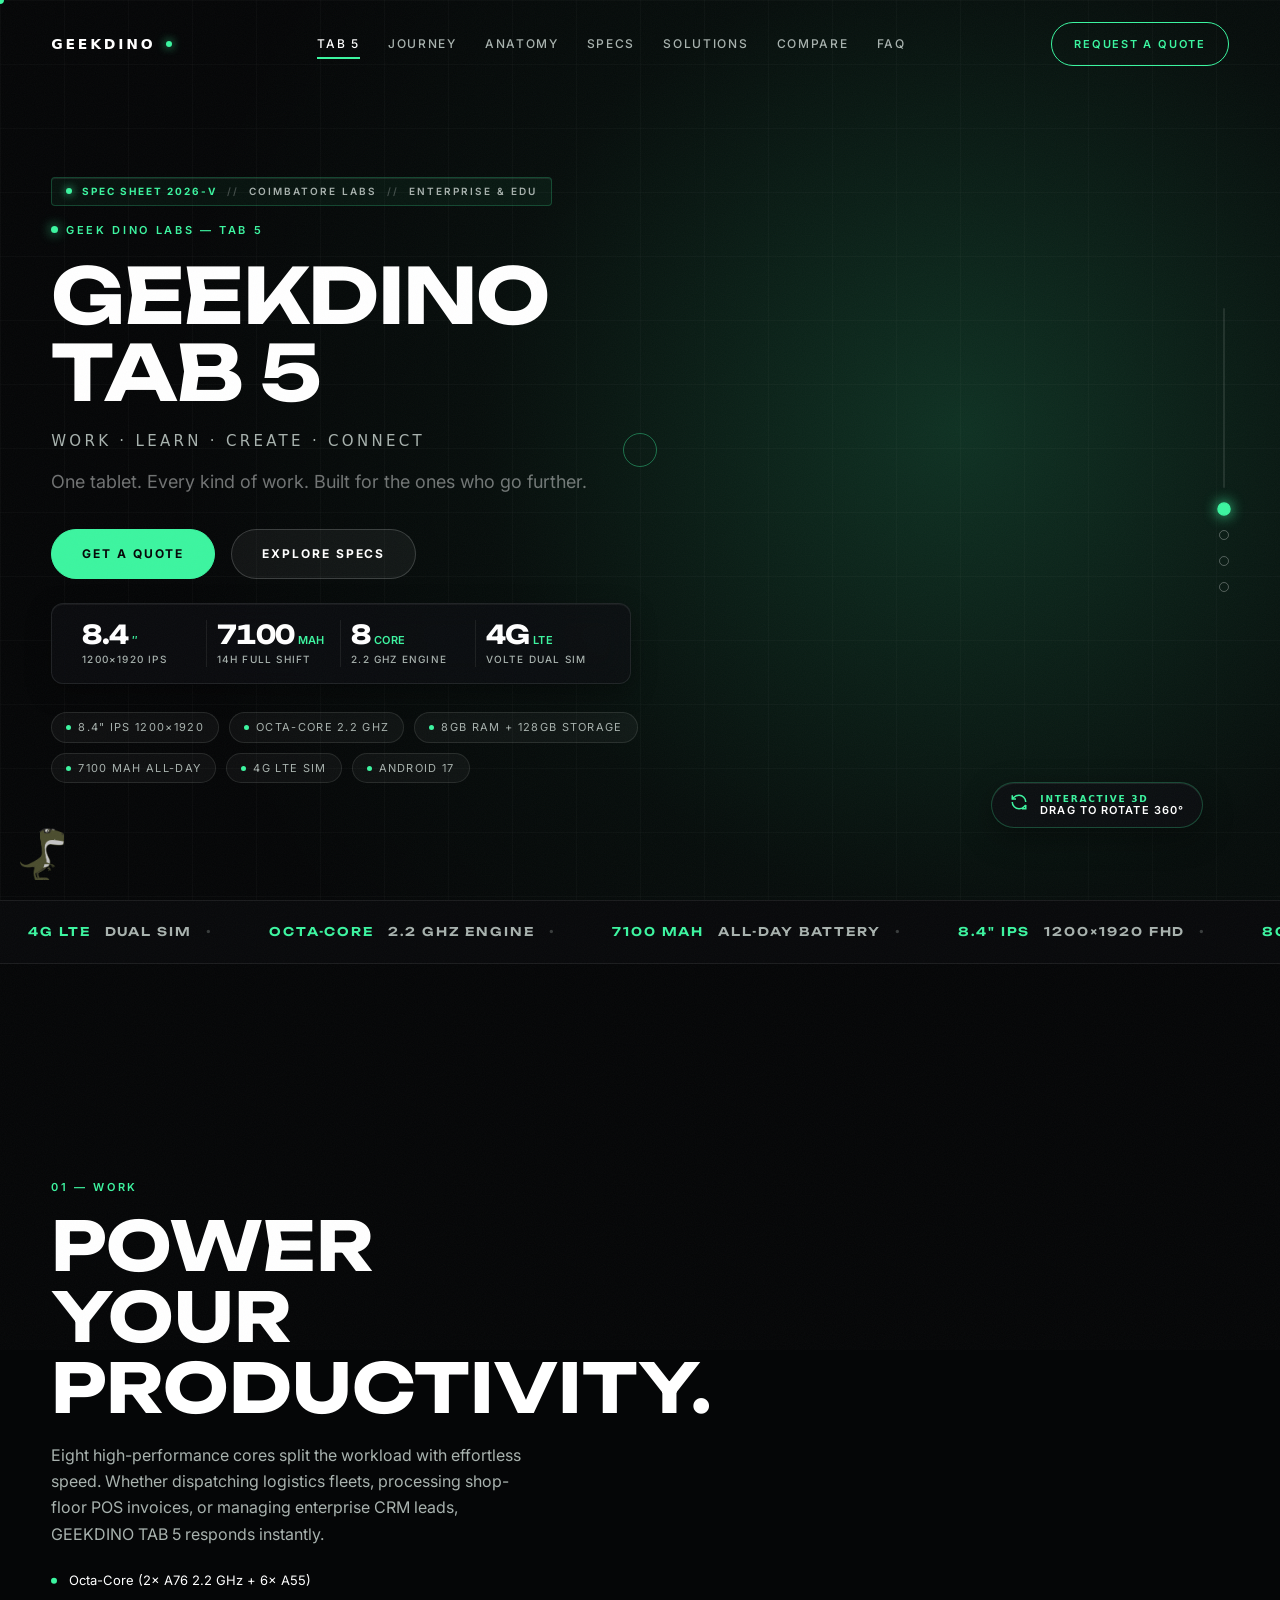
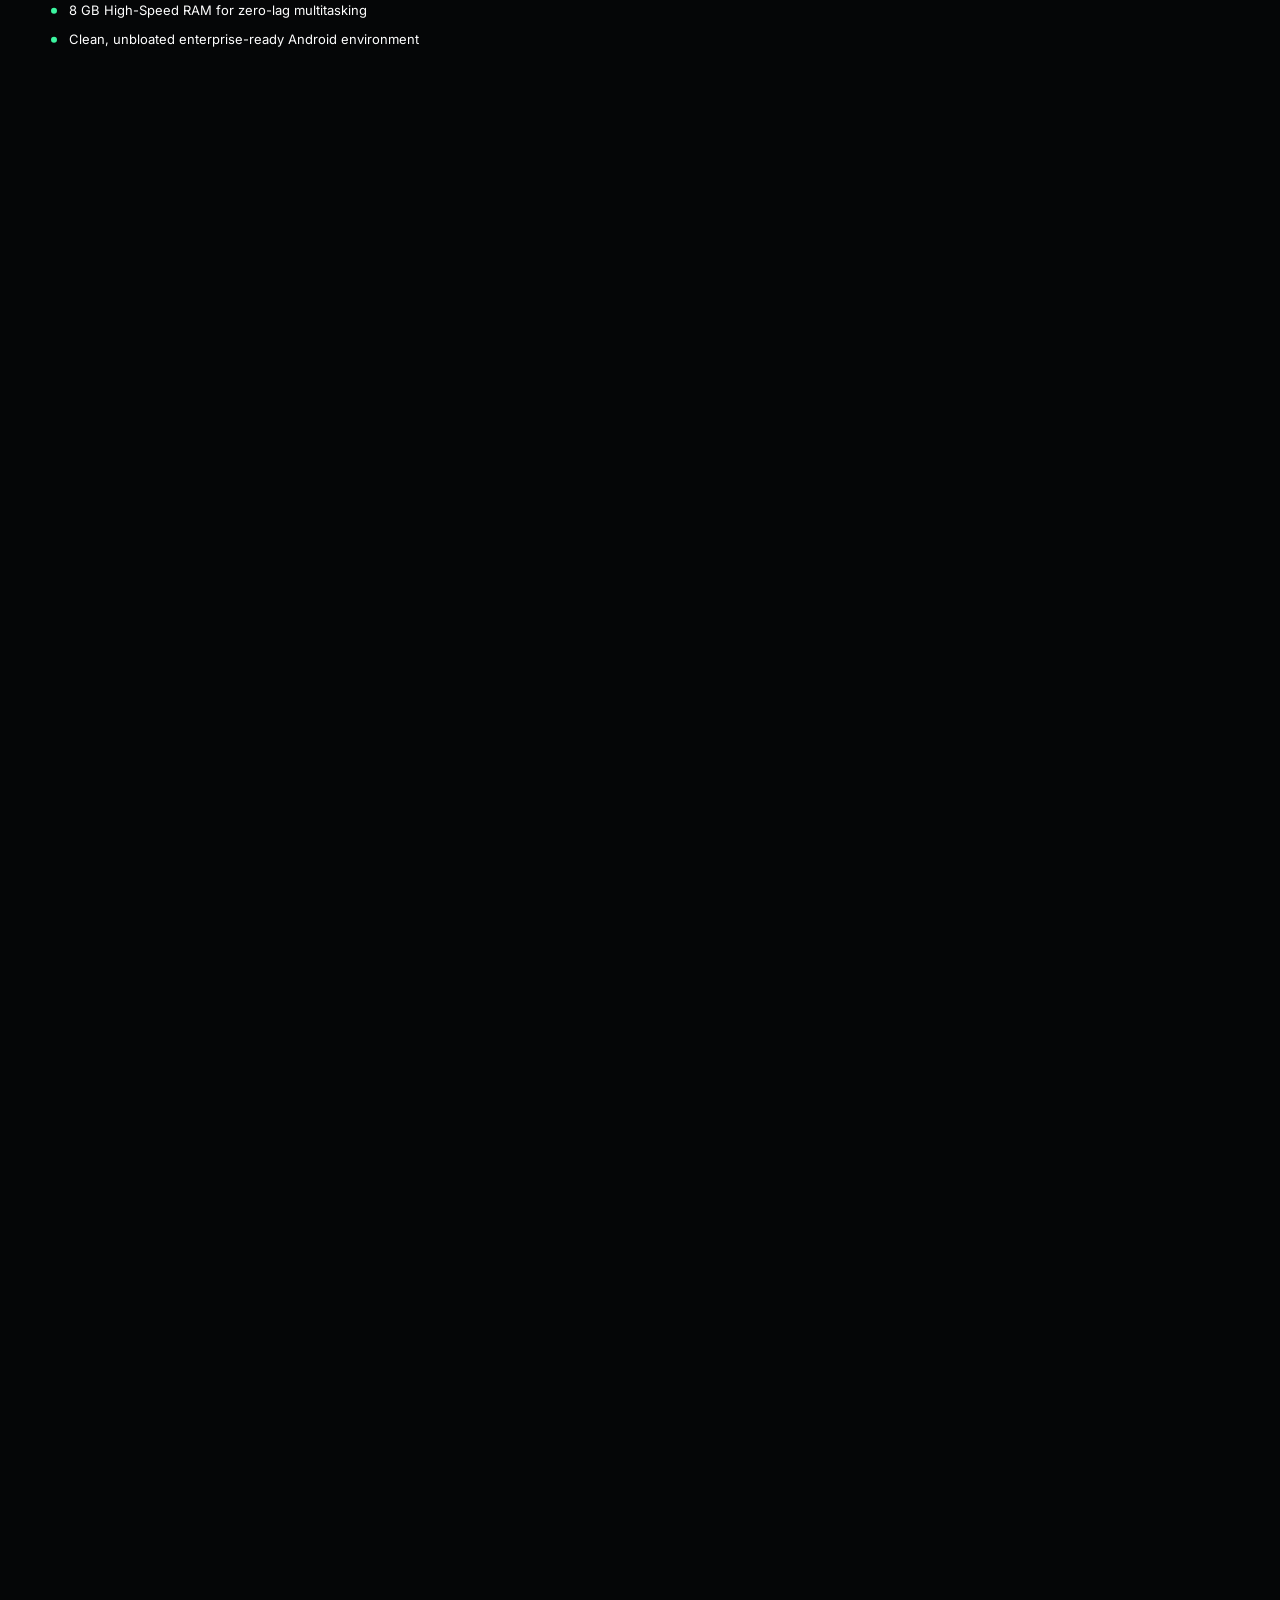
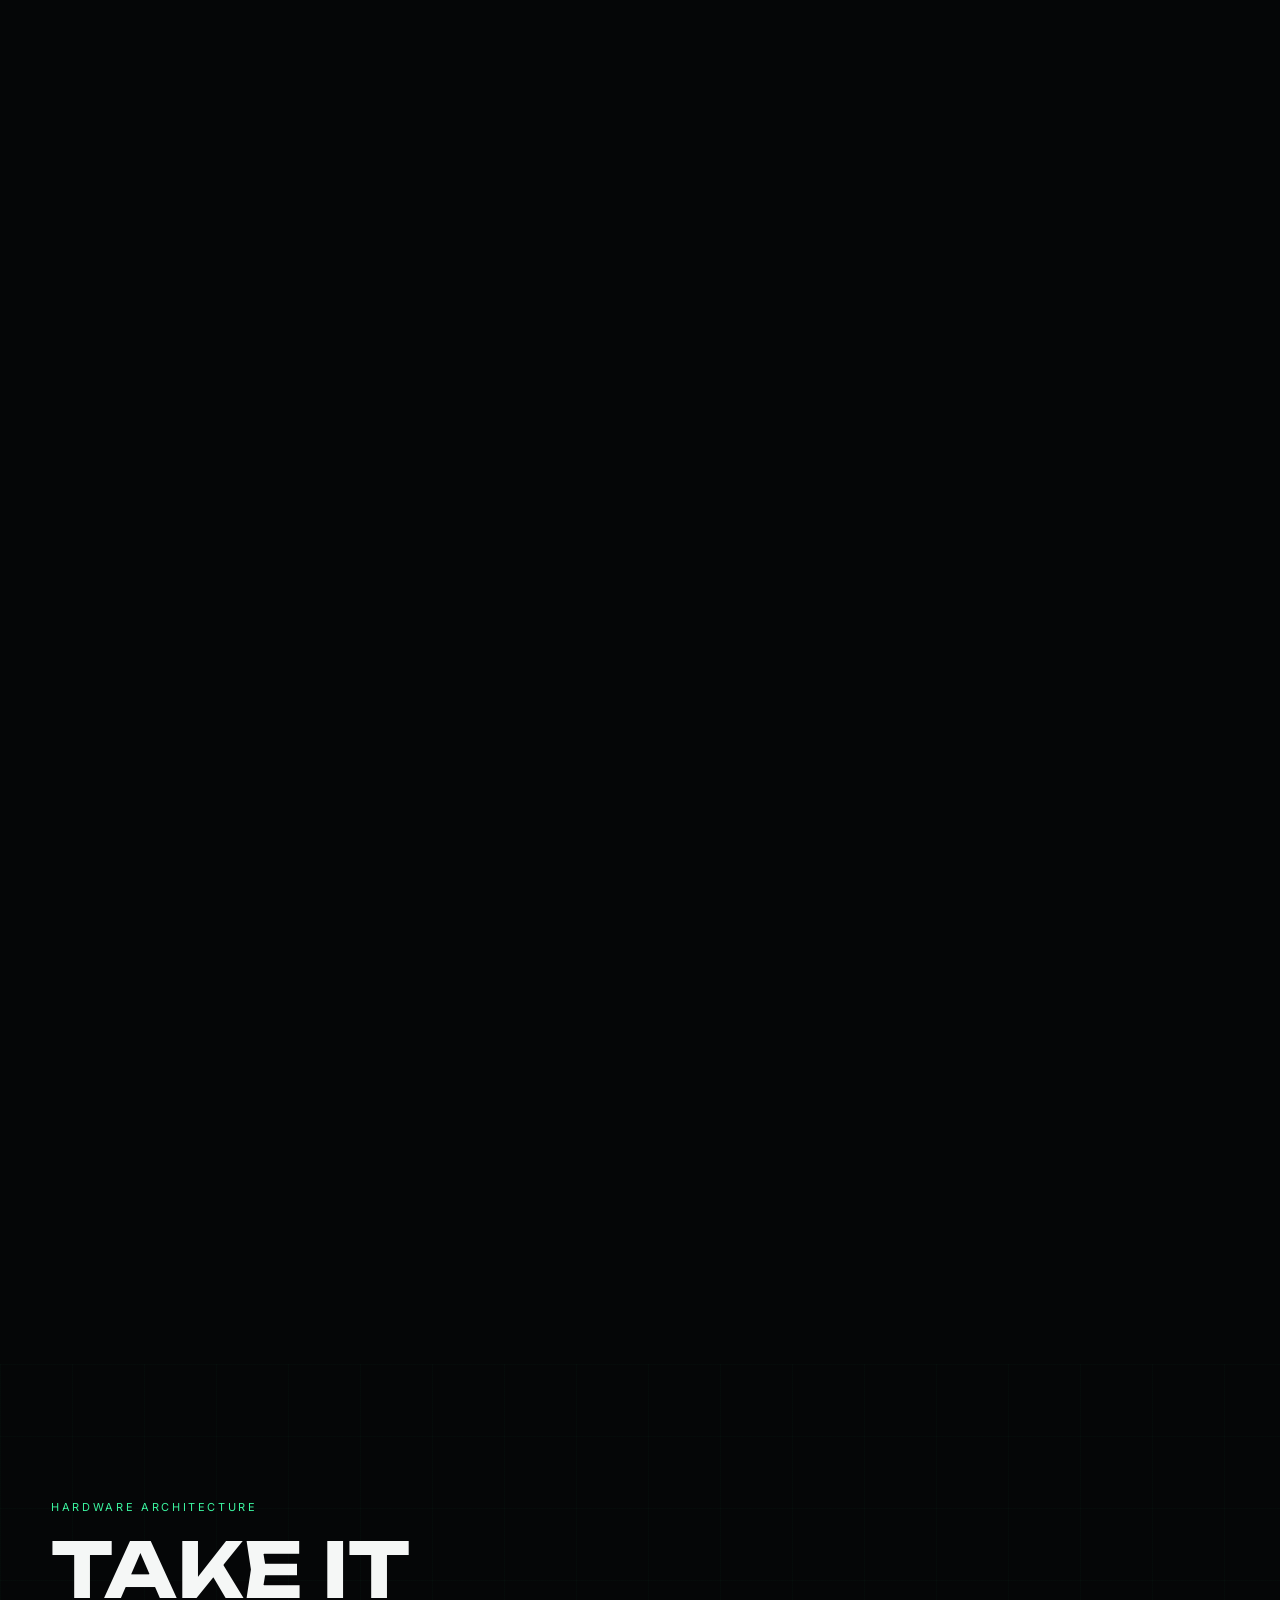
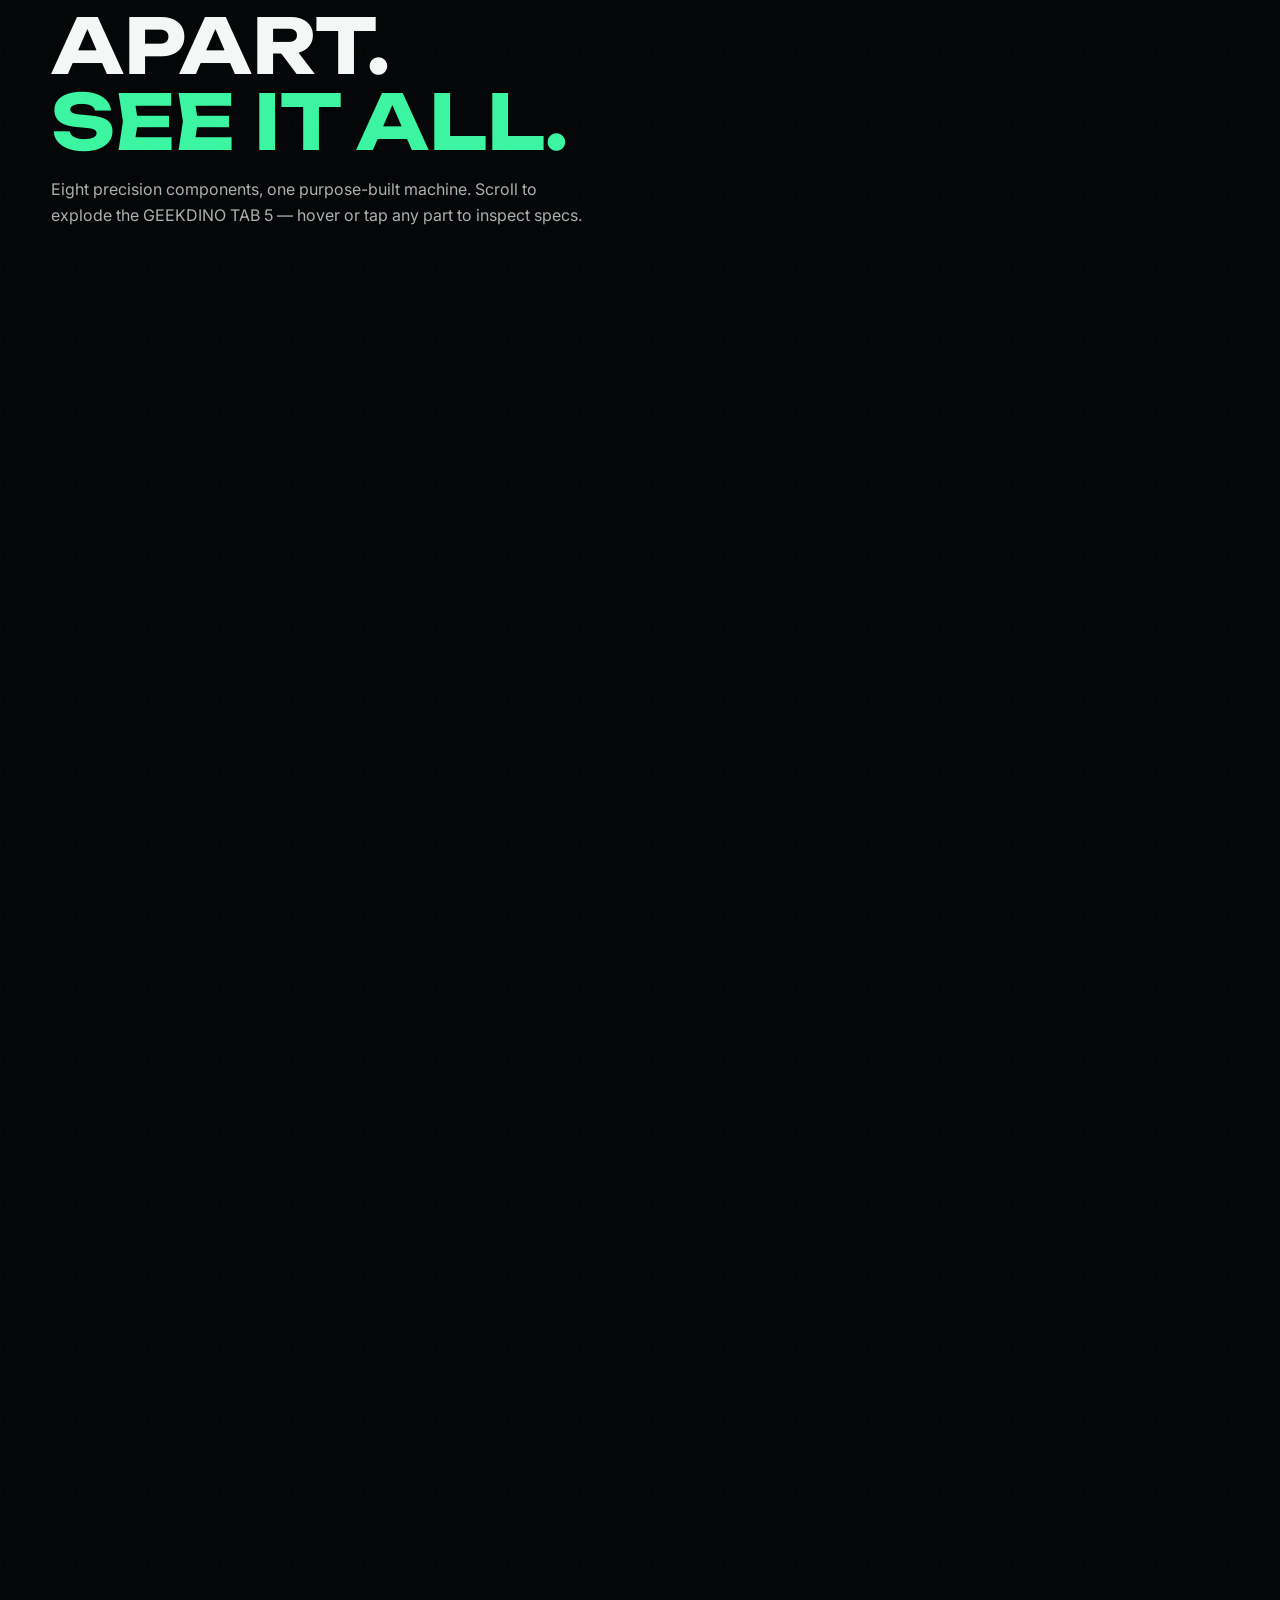
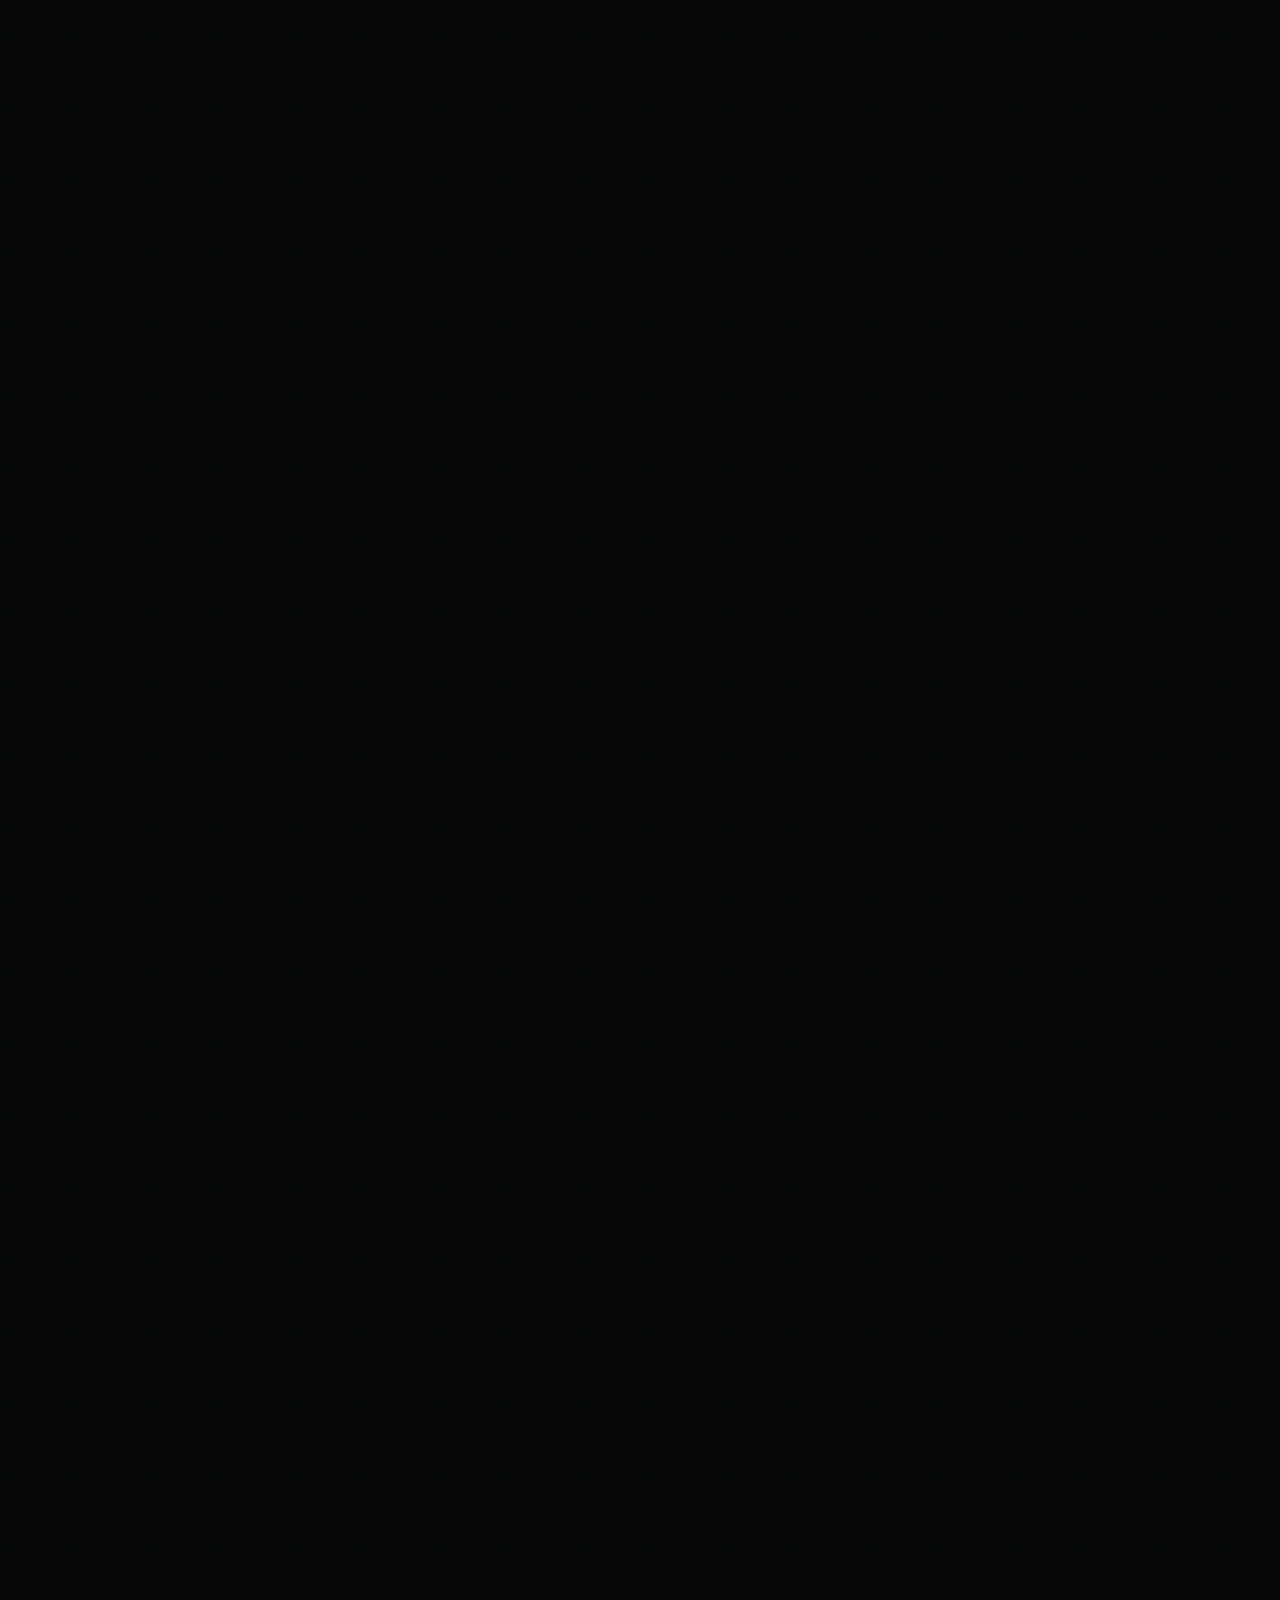
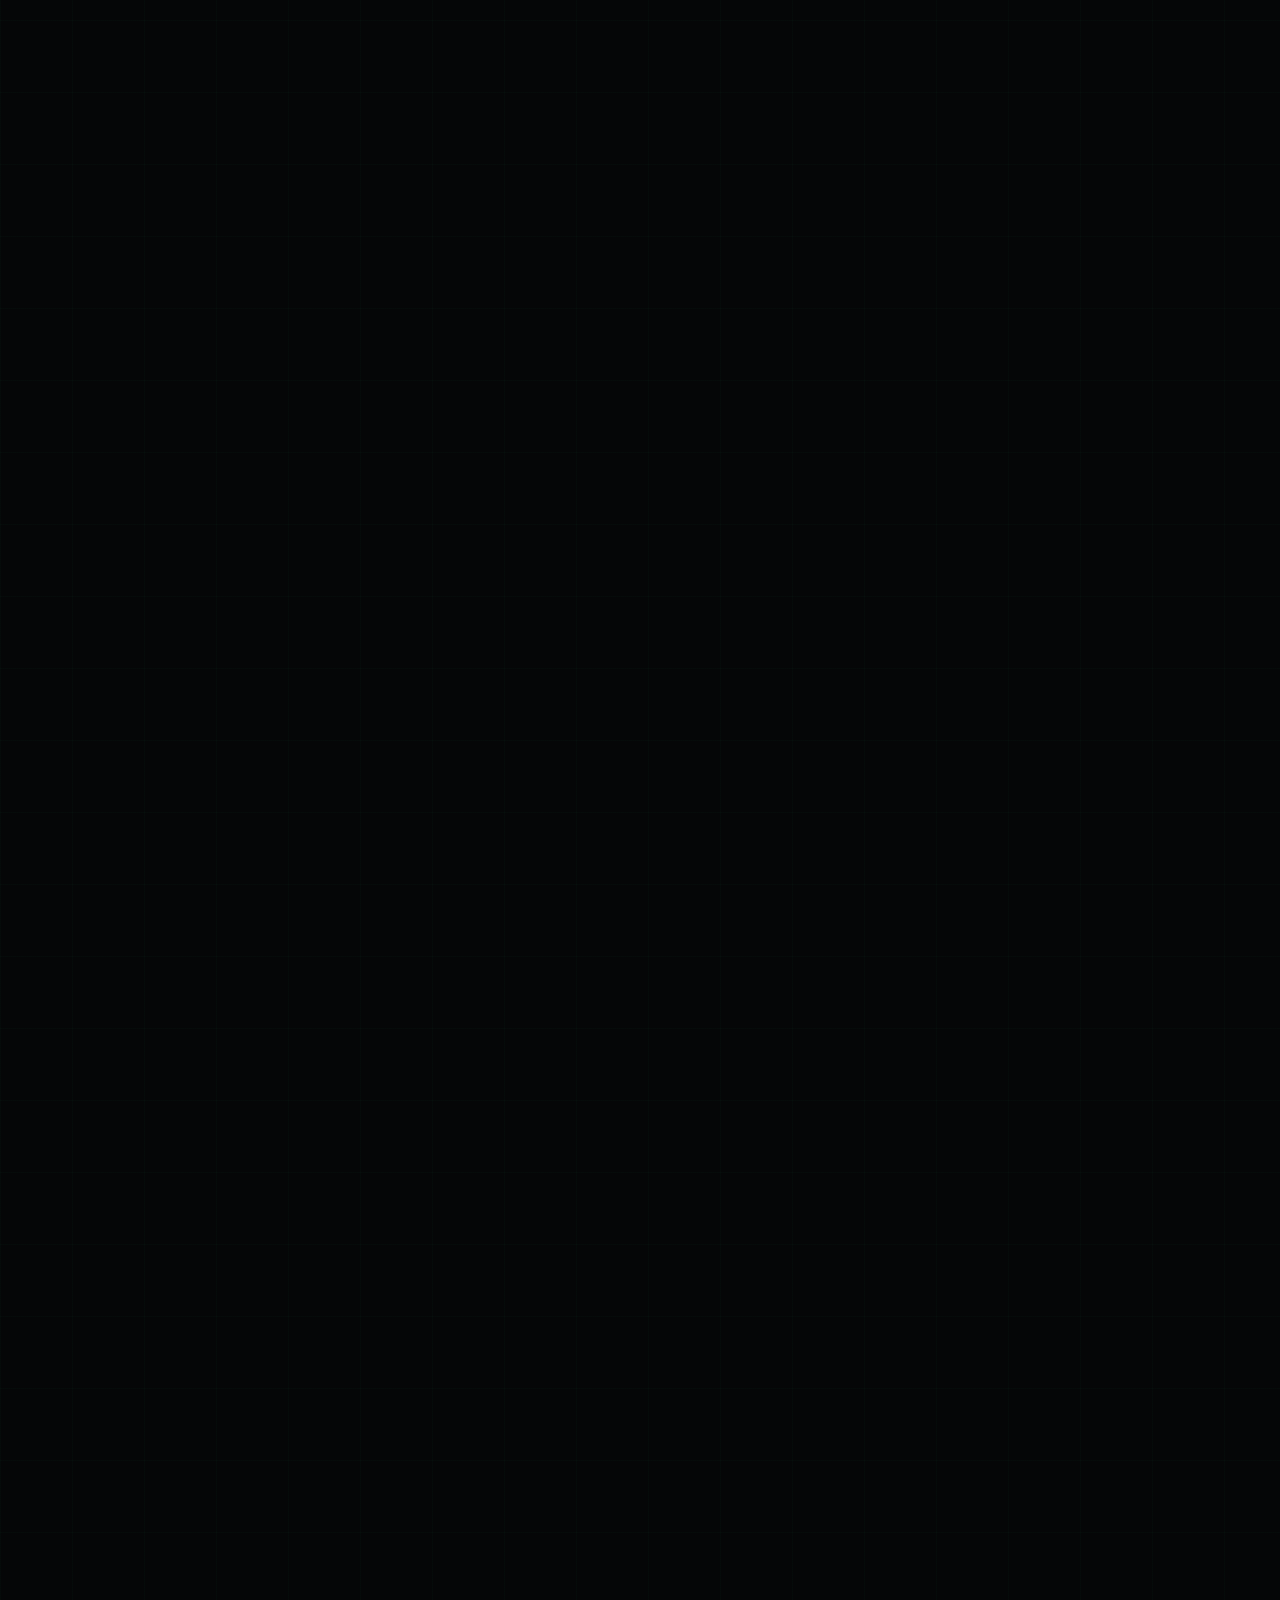
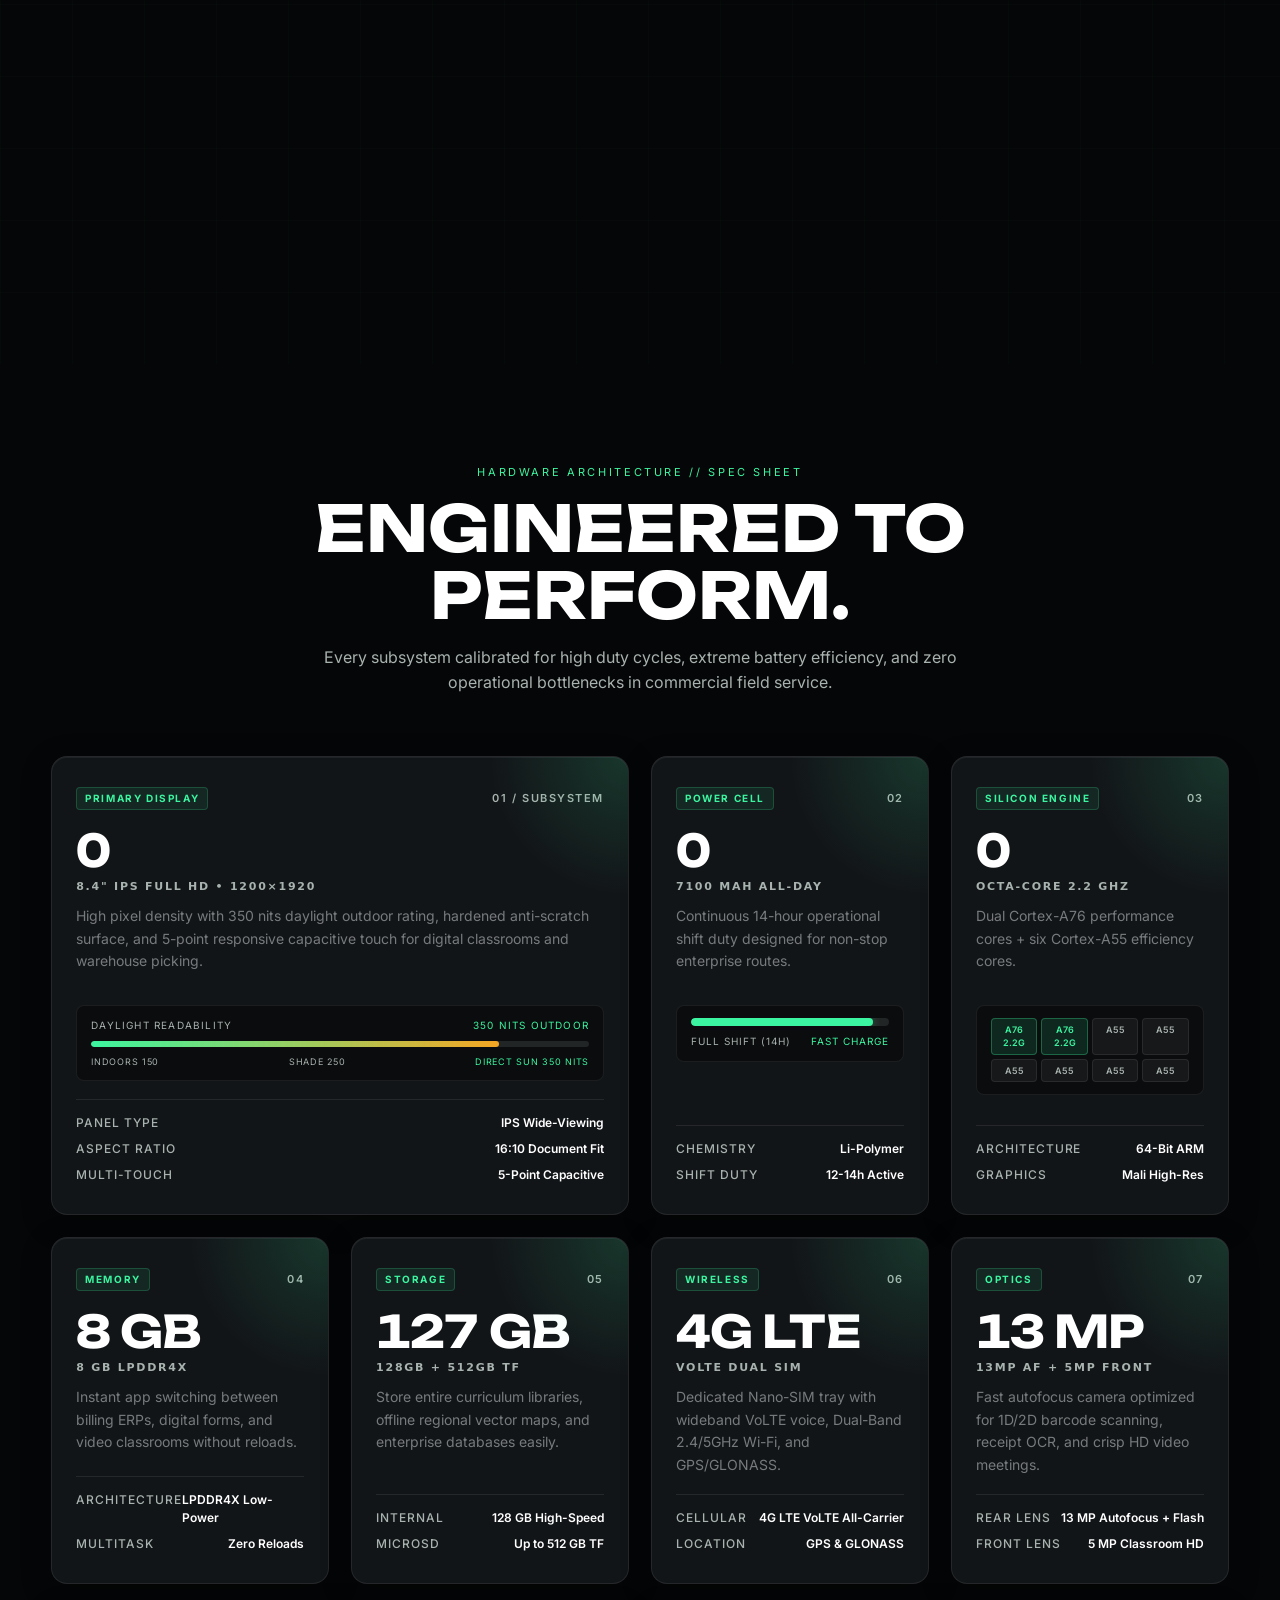
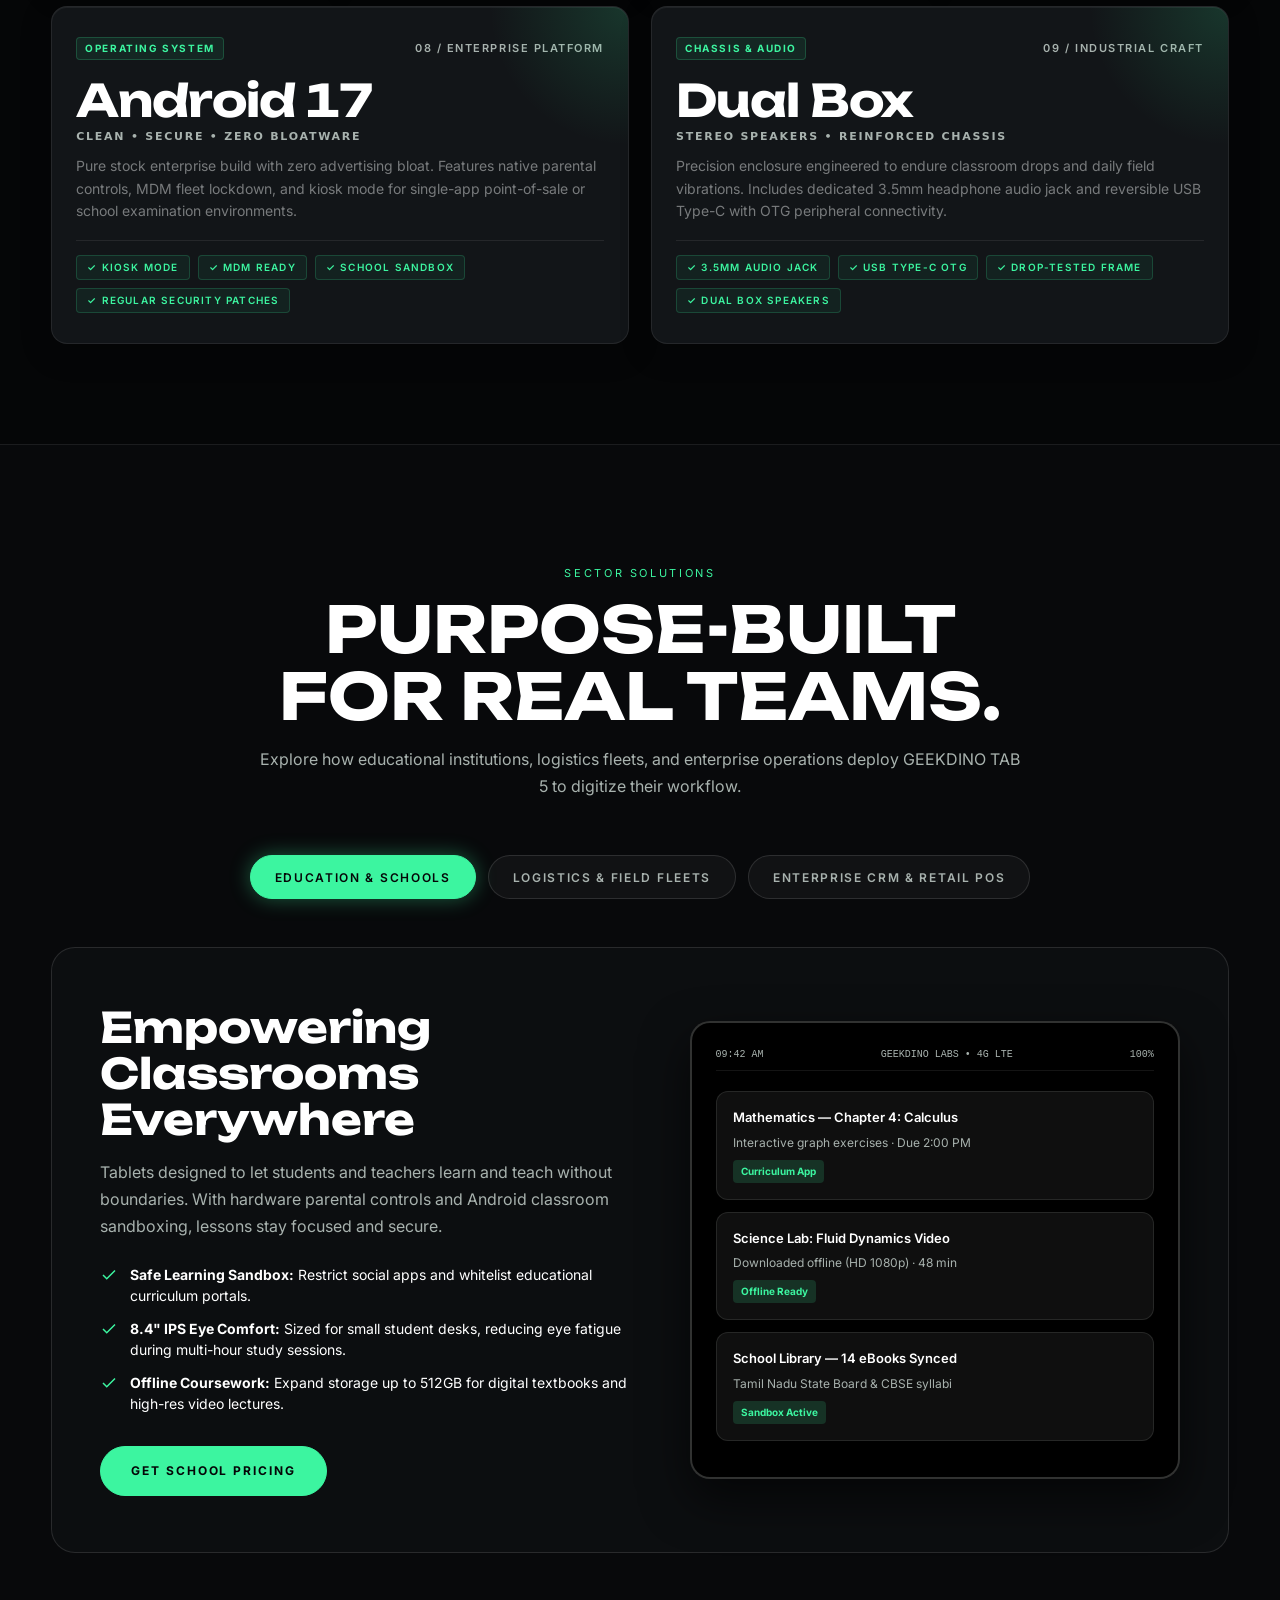
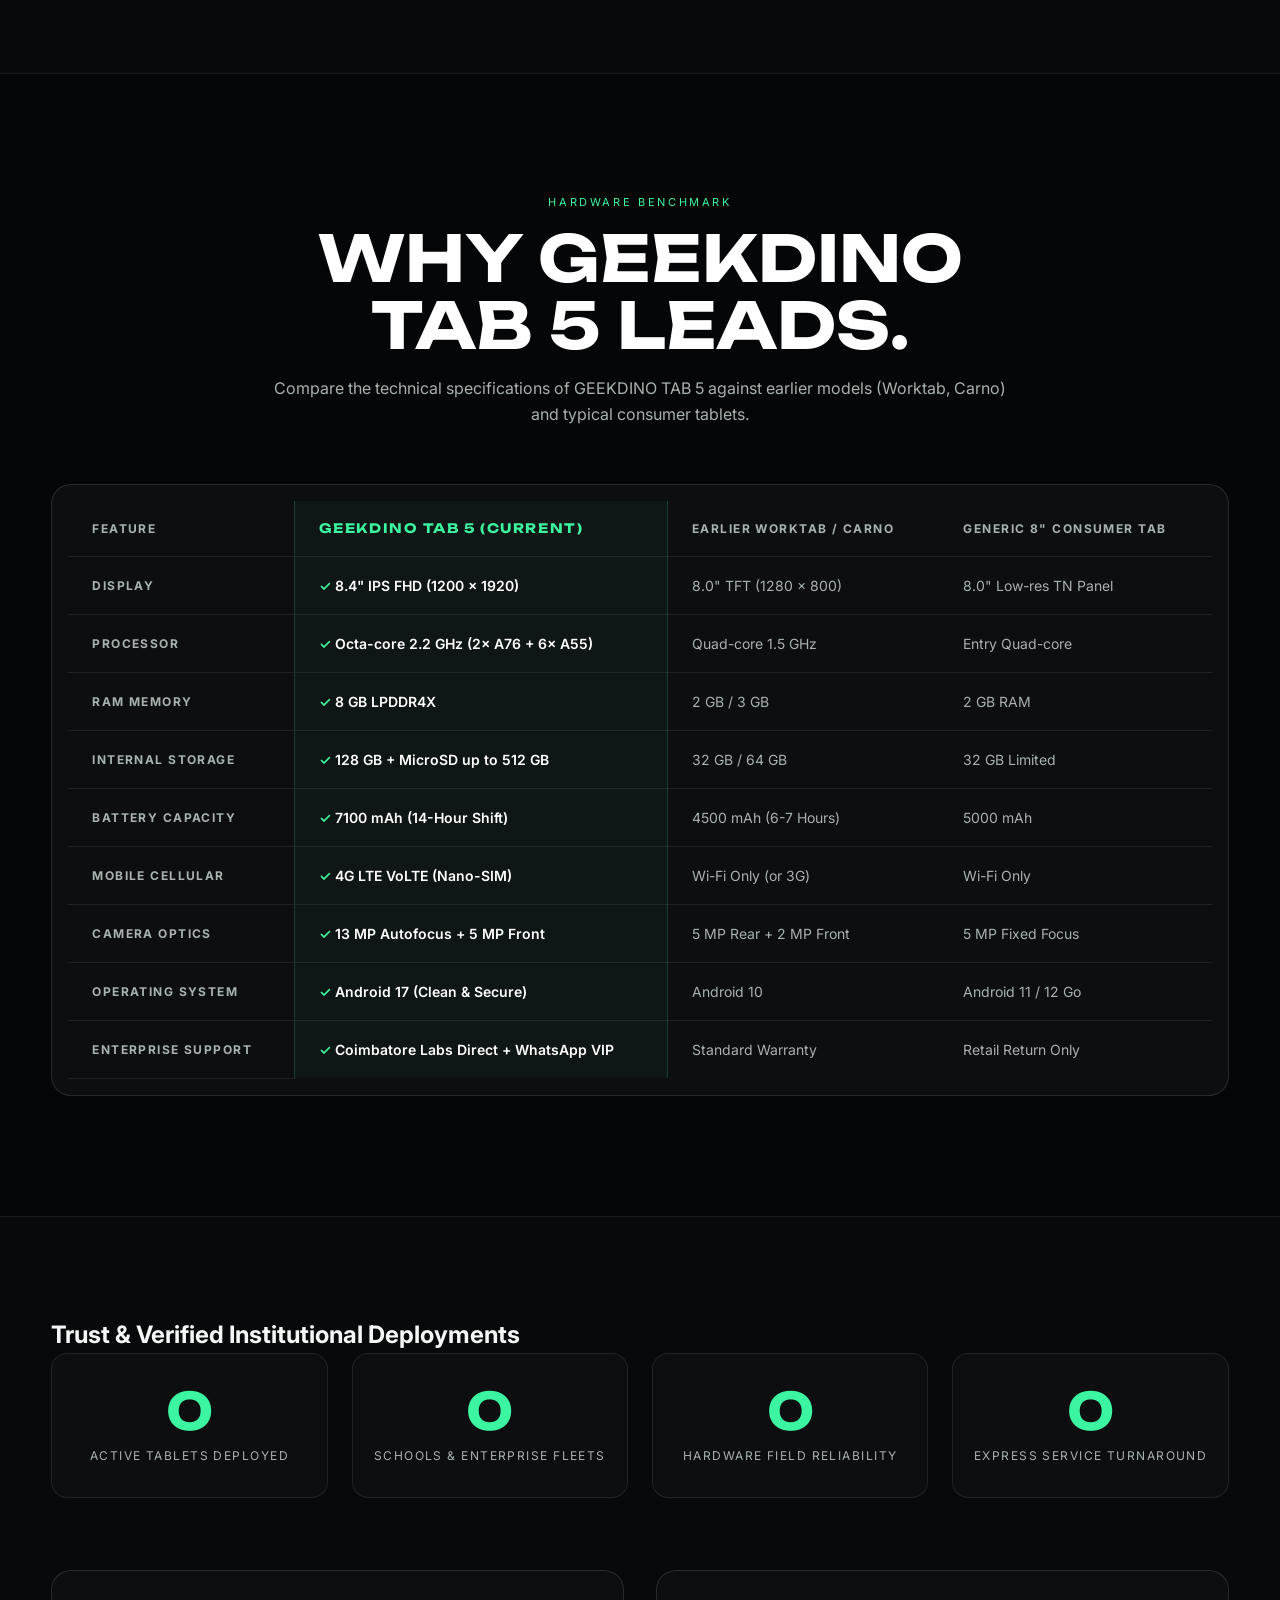
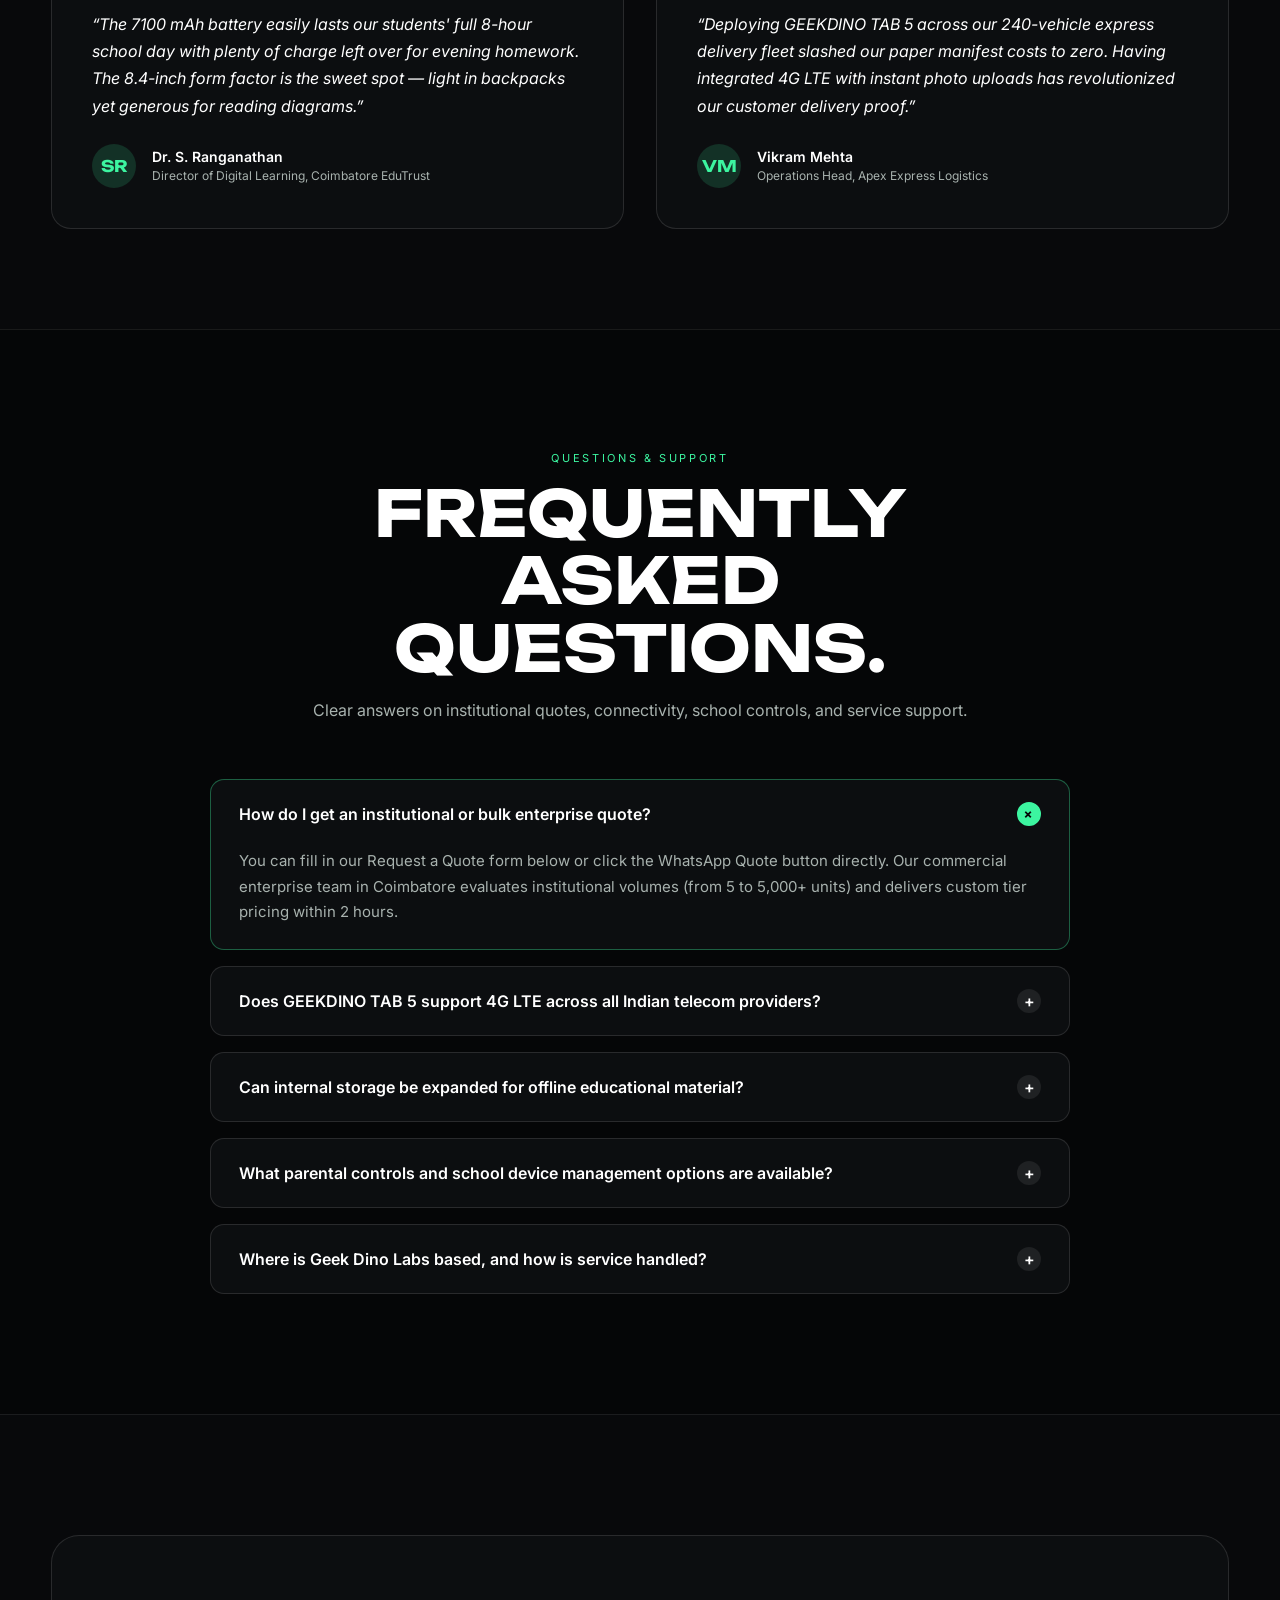
<file: index.html>
<!DOCTYPE html>
<html lang="en">
  <head>
    <meta charset="utf-8" />
    <meta name="viewport" content="width=device-width, initial-scale=1" />
    <title>GEEKDINO TAB 5</title>
    <script>location.replace('./geekdino-tab5/');</script>
    <meta http-equiv="refresh" content="0; url=./geekdino-tab5/" />
  </head>
  <body>
    <p><a href="./geekdino-tab5/">Open GEEKDINO TAB 5</a></p>
  </body>
</html>
</file>
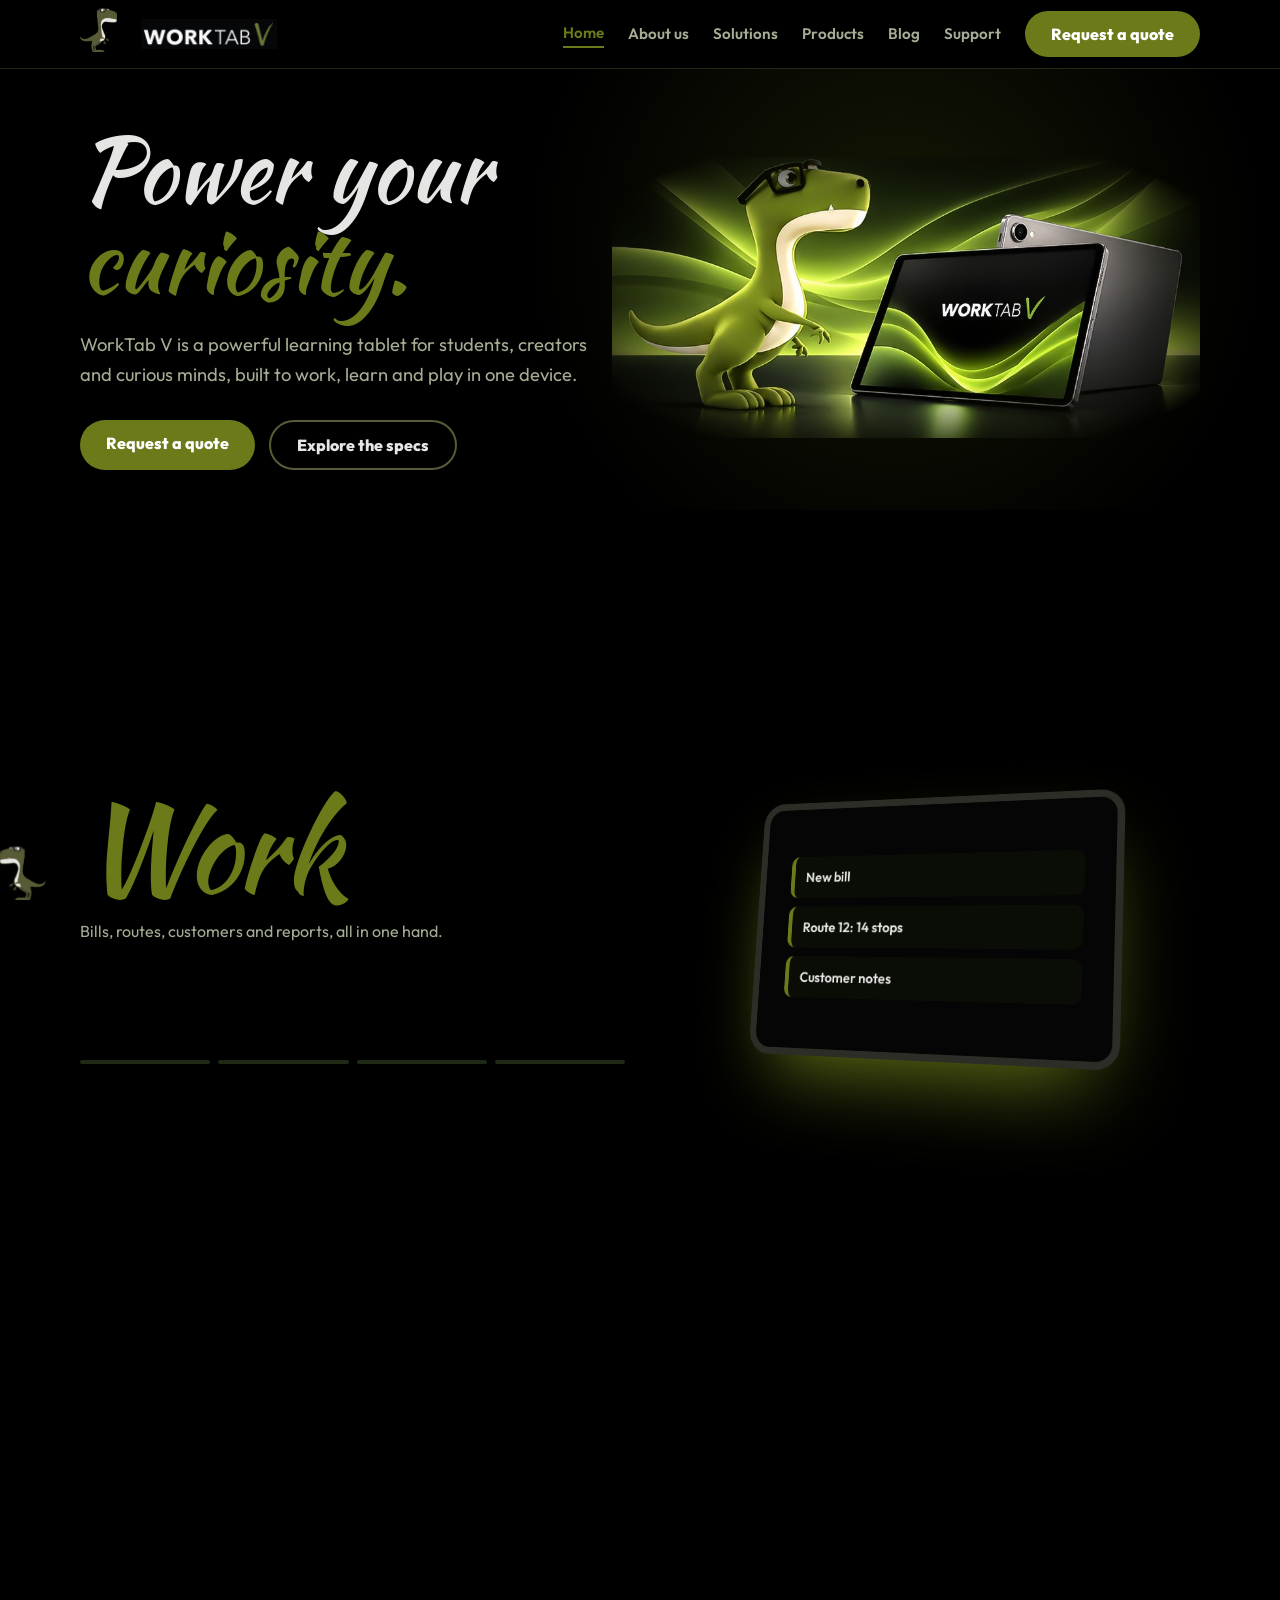
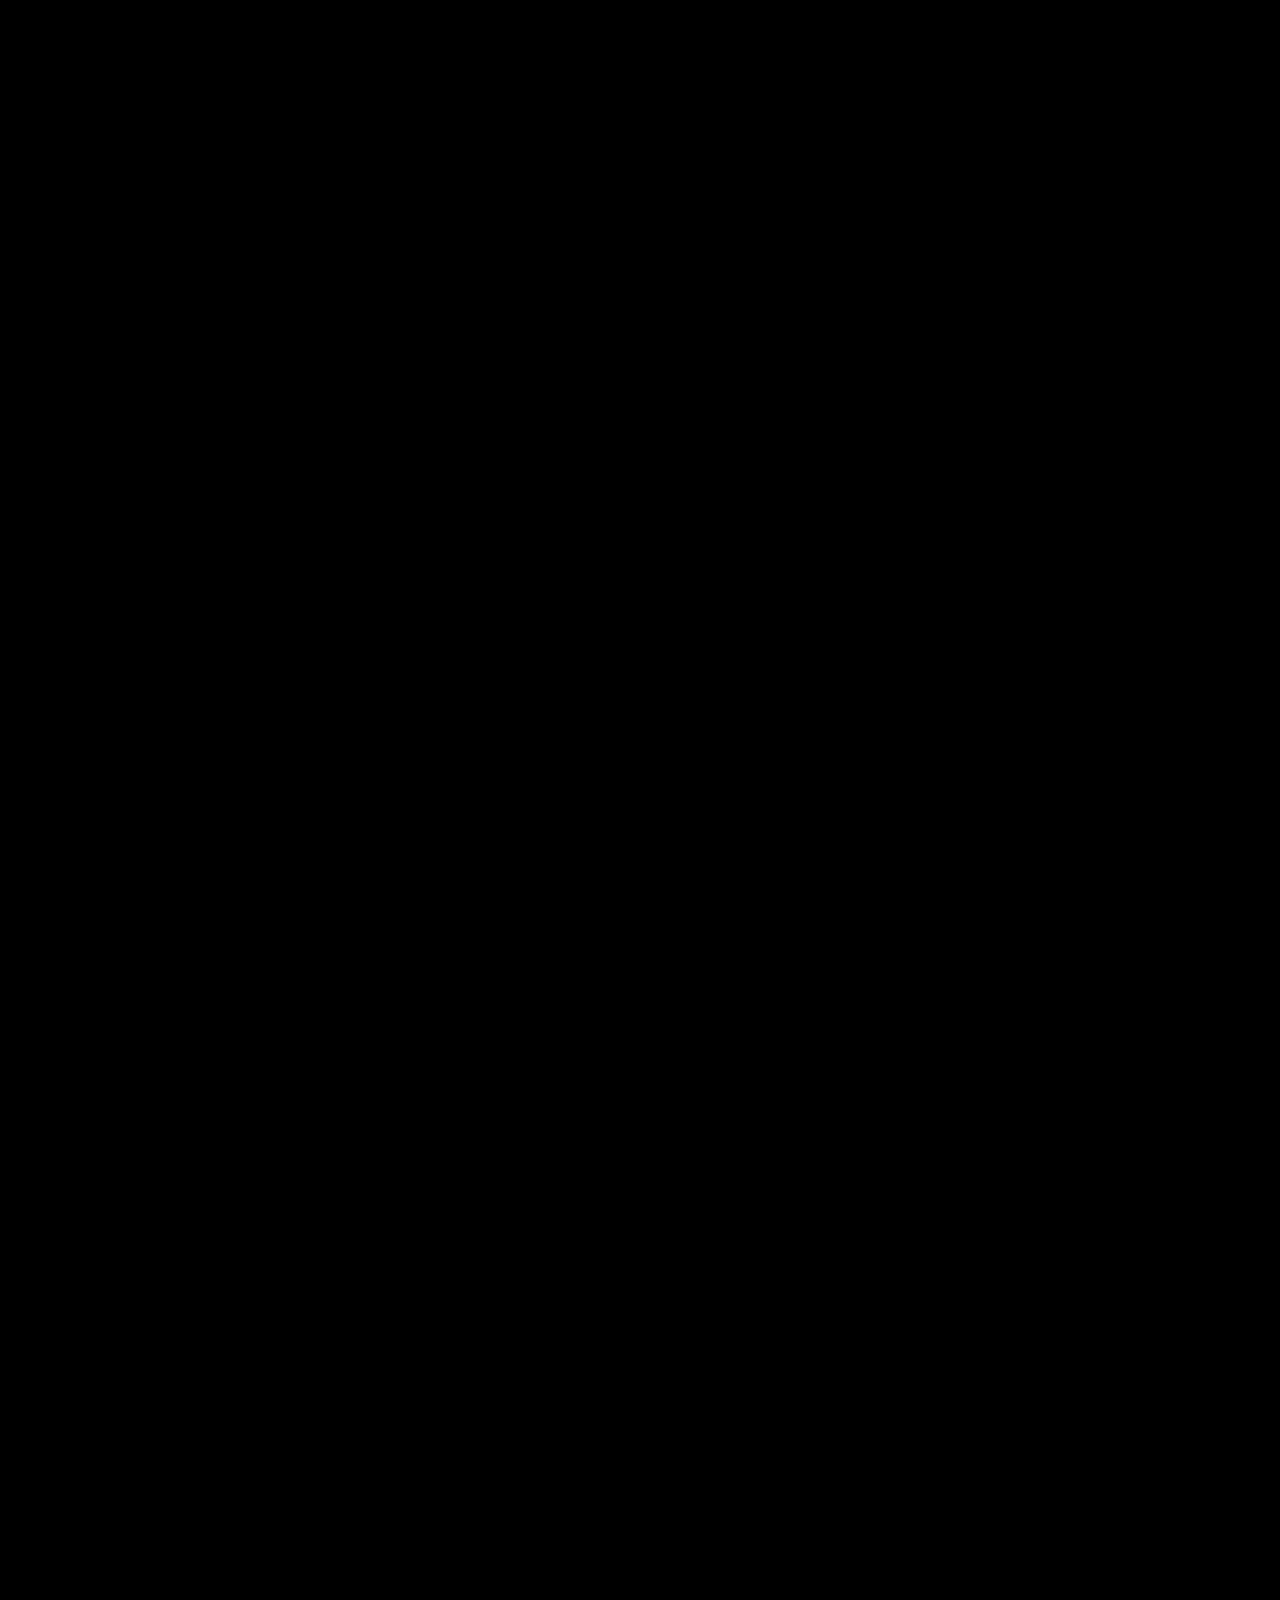
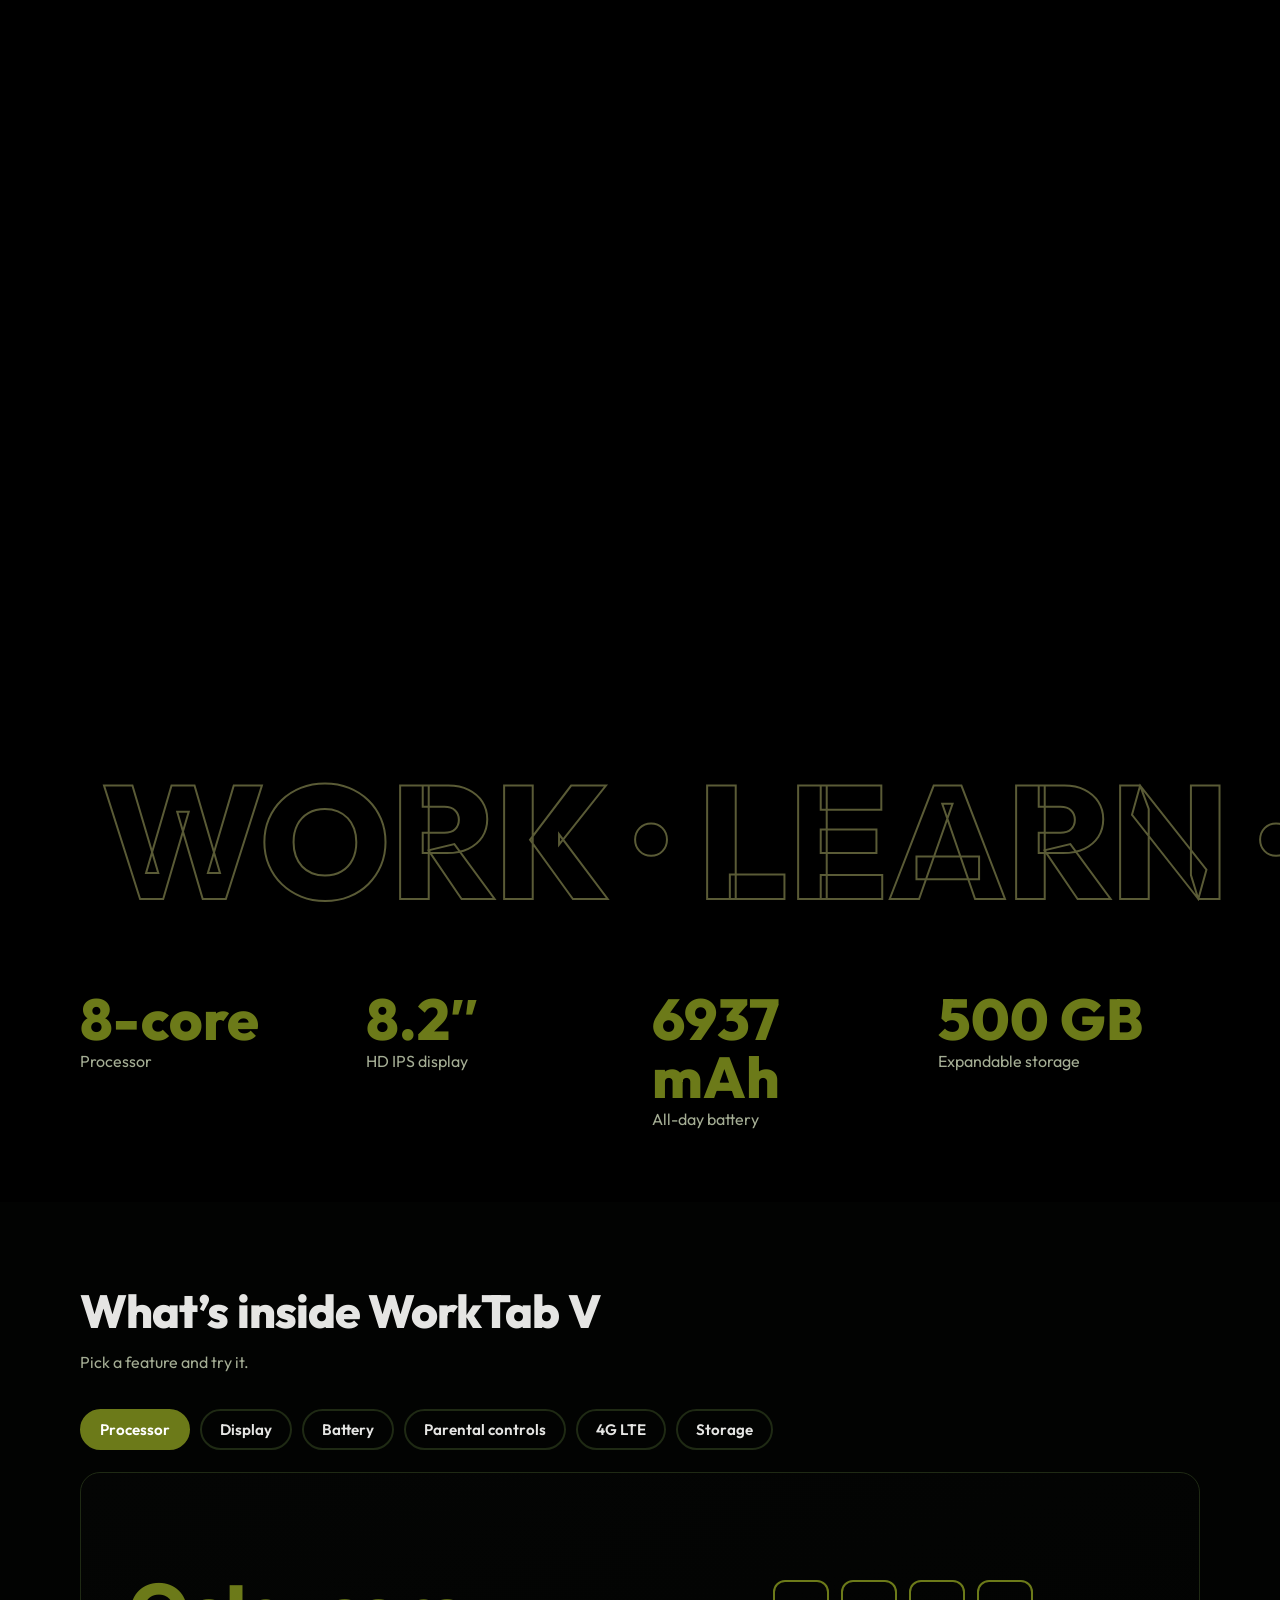
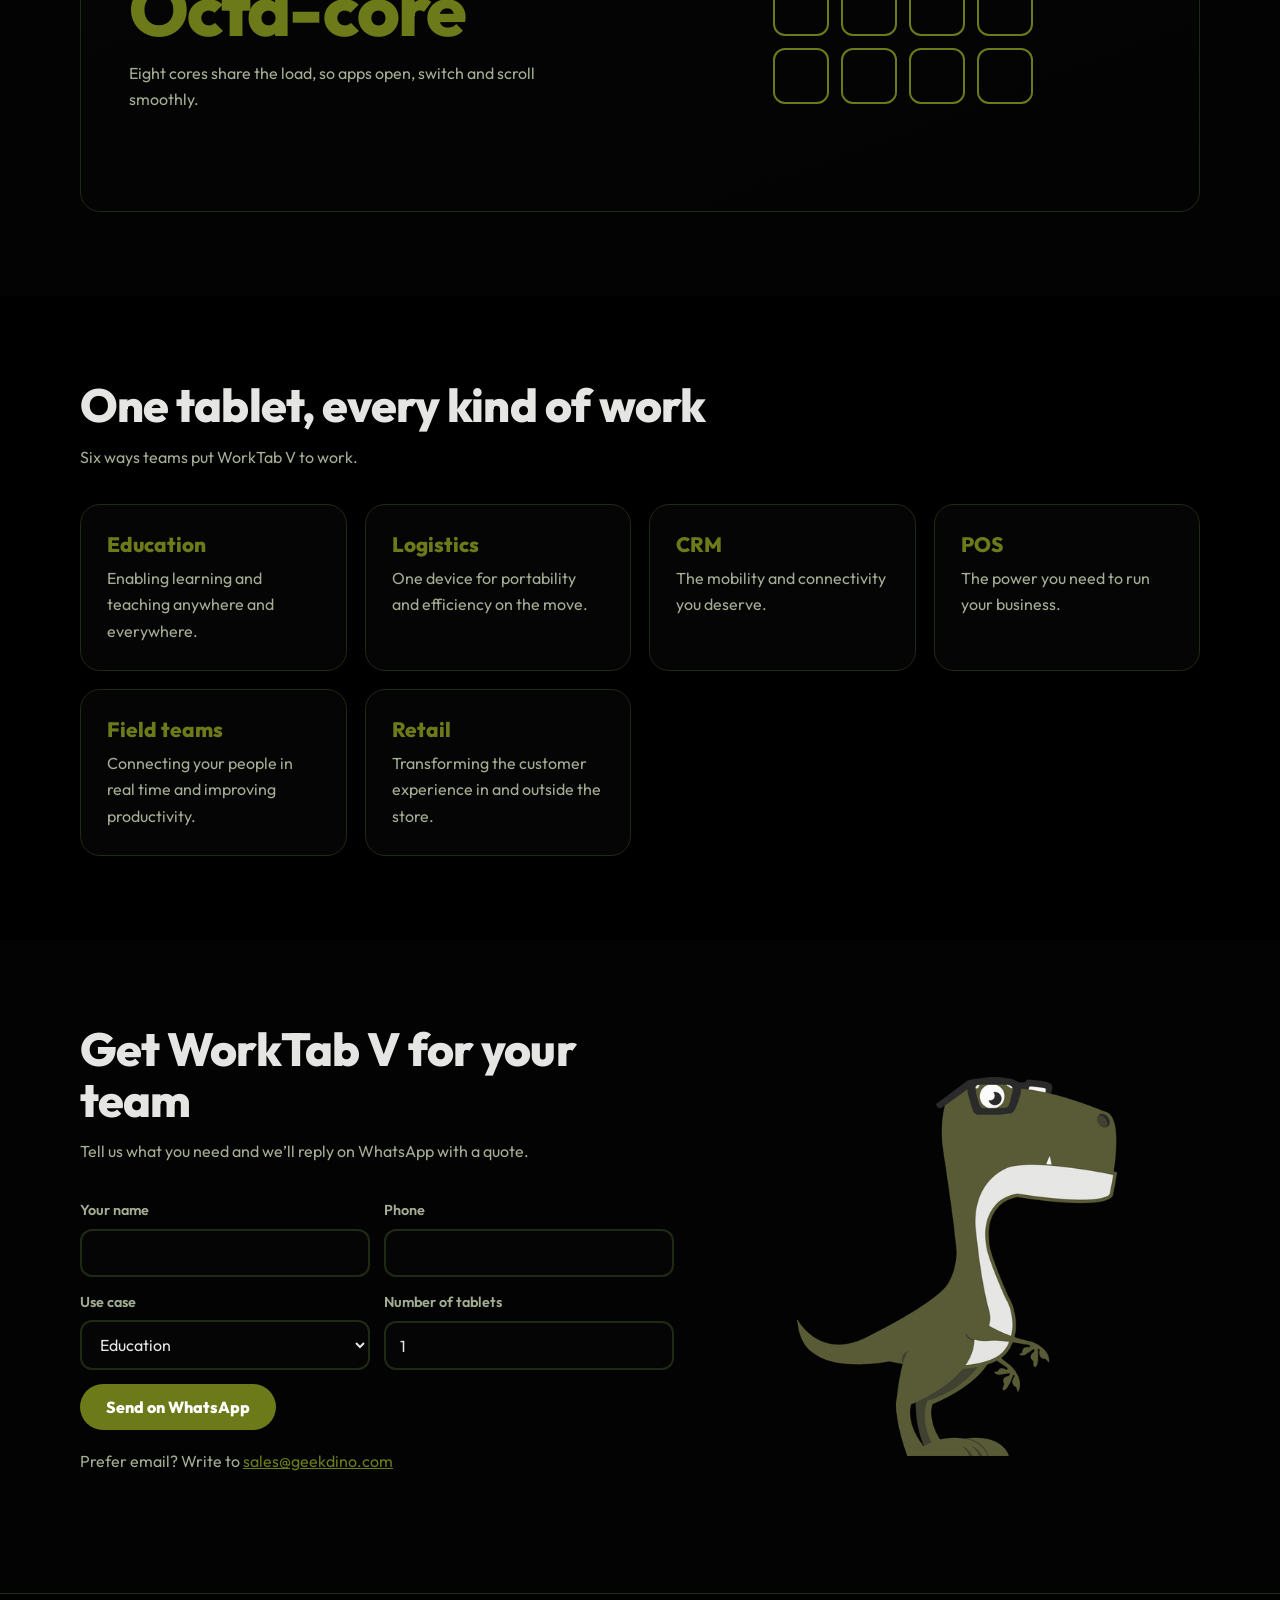
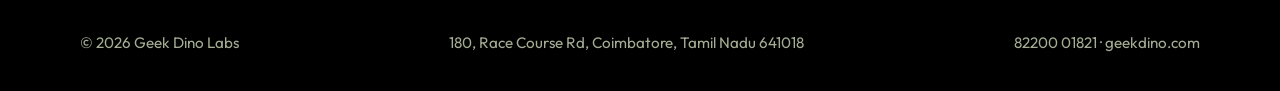
<file: Geek dino 5/index.html>
<!DOCTYPE html>
<html lang="en">
<head>
  <meta charset="utf-8">
  <meta name="viewport" content="width=device-width, initial-scale=1, viewport-fit=cover">
  <meta name="color-scheme" content="dark">
  <title>WorkTab V – Geek Dino</title>

  <link rel="preconnect" href="https://fonts.googleapis.com">
  <link rel="preconnect" href="https://fonts.gstatic.com" crossorigin>
  <link rel="stylesheet" href="https://fonts.googleapis.com/css2?family=Kaushan+Script&family=Outfit:wght@400;600;800&display=swap">
  <link rel="stylesheet" href="css/style.css">
</head>
<body>

  <!-- Scroll progress bar -->
  <div class="bar"></div>

  <!-- ============ Site header / navigation ============ -->
  <header>
    <nav aria-label="Main">
      <div class="wrap">
        <a href="#home"><img class="d" src="assets/images/geek-dino-mascot.png" alt="Geek Dino home"></a>
        <img class="w" src="assets/images/worktab-logo.jpg" alt="WorkTab V">
        <a class="l" href="#home">Home</a>
        <a class="l" href="#about">About us</a>
        <a class="l" href="#solutions">Solutions</a>
        <a class="l" href="#products">Products</a>
        <a class="l" href="#blog">Blog</a>
        <a class="l" href="#support">Support</a>
        <a class="btn" href="#quote">Request a quote</a>
      </div>
    </nav>
  </header>

  <!-- ============ PAGE: Home ============ -->
  <main id="home" class="on">

    <!-- Hero -->
    <section class="hero" aria-labelledby="hero-title">
      <div class="wrap">
        <div>
          <h1 id="hero-title">Power your <em>curiosity.</em></h1>
          <p>WorkTab V is a powerful learning tablet for students, creators and curious minds, built to work, learn and play in one device.</p>
          <div class="cta">
            <a class="btn" href="#quote">Request a quote</a>
            <a class="btn ghost" href="#specs">Explore the specs</a>
          </div>
        </div>
        <div class="stage">
          <img id="tab" src="assets/images/worktab-hero.jpg" alt="Geek Dino mascot beside the WorkTab V tablet">
        </div>
      </div>
    </section>

    <!-- Pinned scroll story: Work / Learn / Play / Connect -->
    <div class="scrolly" id="scrolly">
      <div class="pin">
        <div>
          <div class="words">
            <div class="on"><h2>Work</h2><p>Bills, routes, customers and reports, all in one hand.</p></div>
            <div><h2>Learn</h2><p>Lessons, videos and homework on an 8.4″ HD IPS display.</p></div>
            <div><h2>Play</h2><p>Games and shows, with parental controls to keep it safe for learning.</p></div>
            <div><h2>Connect</h2><p>4G LTE keeps you online anywhere there’s a signal.</p></div>
          </div>
          <div class="rail"><i><b></b></i><i><b></b></i><i><b></b></i><i><b></b></i></div>
        </div>

        <div class="slate">
          <div class="dev">
            <div class="sc on"><span>New bill</span><span>Route 12: 14 stops</span><span>Customer notes</span></div>
            <div class="sc"><span>Maths: Chapter 4</span><span>Science video</span><span>Homework due Friday</span></div>
            <div class="sc"><span>Games</span><span>Videos</span><span>Parental controls: on</span></div>
            <div class="sc sc--center">
              <div class="sig sig--lg">
                <i style="--i:1"></i><i style="--i:2"></i><i style="--i:3"></i><i style="--i:4"></i>
              </div>
              <b class="signal-label">4G LTE</b>
            </div>
          </div>
        </div>
      </div>
    </div>

    <!-- Decorative marquee -->
    <div class="marq" aria-hidden="true"><div>WORK · LEARN · PLAY · WORK · LEARN · PLAY</div></div>

    <!-- Key numbers -->
    <section class="section--stats" aria-label="Key numbers">
      <div class="wrap nums">
        <p class="rv"><b data-to="8" data-s="-core">0</b><span>Processor</span></p>
        <p class="rv delay-1"><b data-to="8.4" data-d="1" data-s="″">0</b><span>HD IPS display</span></p>
        <p class="rv delay-2"><b data-to="7100" data-s=" mAh">0</b><span>All-day battery</span></p>
        <p class="rv delay-3"><b data-to="512" data-s=" GB">0</b><span>Expandable storage</span></p>
      </div>
    </section>

    <!-- Interactive spec explorer (filled by js/main.js) -->
    <section id="specs" class="section--alt">
      <div class="wrap">
        <h2>What’s inside WorkTab V</h2>
        <p class="sub">Pick a feature and try it.</p>
        <div class="tabs" id="stabs" role="tablist" aria-label="WorkTab V features"></div>
        <div class="panel" id="spanel" aria-live="polite">
          <div>
            <div class="big" id="sbig"></div>
            <p id="stxt"></p>
          </div>
          <div class="viz" id="sviz"></div>
        </div>
      </div>
    </section>

    <!-- Use-case cards (filled by js/main.js) -->
    <section>
      <div class="wrap">
        <h2>One tablet, every kind of work</h2>
        <p class="sub">Six ways teams put WorkTab V to work.</p>
        <div class="grid" id="hgrid"></div>
      </div>
    </section>
  </main>

  <!-- ============ PAGE: About us ============ -->
  <main id="about">
    <div class="wrap ph">
      <h1>About us</h1>
      <p>Geek Dino Labs builds tablets designed for work, learning and play, from Coimbatore.</p>
    </div>

    <section class="section--tight">
      <div class="wrap grid">
        <article class="card rv"><h3>Work</h3><p>Rugged, portable devices for logistics, CRM, POS, retail and field teams.</p></article>
        <article class="card rv delay-1"><h3>Learn</h3><p>Tablets that let students and teachers learn and teach anywhere.</p></article>
        <article class="card rv delay-2"><h3>Play</h3><p>Fun that stays safe, with parental controls built in.</p></article>
      </div>
    </section>

    <div class="marq" aria-hidden="true"><div>EXPLORE DIGITAL · EXPLORE DIGITAL · EXPLORE DIGITAL</div></div>

    <section class="section--tighter">
      <div class="wrap">
        <h2>Digitise your business with us</h2>
        <p class="sub">Explore the digital conversion of your business through Geek Dino products and solutions. Visit us at 180, Race Course Rd, Coimbatore.</p>
        <a class="btn" href="#quote">Talk to our team</a>
      </div>
    </section>
  </main>

  <!-- ============ PAGE: Solutions ============ -->
  <main id="solutions">
    <div class="wrap ph">
      <h1>Solutions</h1>
      <p>Choose your line of work to see how WorkTab V fits in.</p>
    </div>

    <section class="section--tight">
      <div class="wrap">
        <div class="tabs" id="utabs" role="tablist" aria-label="Use cases"></div>
        <div class="panel">
          <div>
            <div class="big big--sm" id="ubig"></div>
            <p id="utxt"></p>
            <a class="btn btn--spaced" href="#quote">Request a quote</a>
          </div>
          <div class="viz"><div class="mock" id="umock"></div></div>
        </div>
      </div>
    </section>
  </main>

  <!-- ============ PAGE: Products ============ -->
  <main id="products">
    <div class="wrap ph">
      <h1>Products</h1>
      <p>Which tab is right for you?</p>
    </div>

    <div class="wrap feat">
      <img src="assets/images/worktab-hero.jpg" alt="WorkTab V tablet with Geek Dino mascot">
      <div>
        <h2>WorkTab V</h2>
        <p class="sub sub--flush">Our newest tablet.</p>
        <ul class="spec-list">
          <li>Octa-core processor</li>
          <li>8.4″ HD IPS display</li>
          <li>7100 mAh battery</li>
          <li>4G LTE</li>
          <li>Parental controls</li>
          <li>Expandable storage up to 512 GB</li>
        </ul>
        <p class="feat-cta"><a class="btn" href="#quote">Request a quote</a></p>
      </div>
    </div>

    <section class="section--tighter">
      <div class="wrap">
        <h2>Earlier models</h2>
        <p class="sub">Worktab, Carno and Raptor share Android 10*, an eye-friendly Full HD display, 5-point capacitive touch and universal micro USB charging.</p>
        <div class="grid">
          <article class="card rv"><h3>Worktab</h3><p>Spec sheet on request.</p></article>
          <article class="card rv delay-1"><h3>Carno</h3><p>Spec sheet on request.</p></article>
          <article class="card rv delay-2"><h3>Raptor</h3><p>Spec sheet on request.</p></article>
        </div>
      </div>
    </section>
  </main>

  <!-- ============ PAGE: Blog ============ -->
  <main id="blog">
    <div class="wrap ph">
      <h1>Blog</h1>
      <p>Sample posts to show the layout. Replace with your own articles.</p>
    </div>

    <section class="section--tight">
      <div class="wrap">
        <div class="tabs" id="btabs" role="tablist" aria-label="Blog categories"></div>
        <div class="grid" id="bgrid"></div>
      </div>
    </section>
  </main>

  <!-- ============ PAGE: Support ============ -->
  <main id="support">
    <div class="wrap ph">
      <h1>Support</h1>
      <p>Answers first. If you still need us, we’re one message away.</p>
    </div>

    <section class="section--tight">
      <div class="wrap">
        <details><summary>How do I get a quote?</summary><p>Use the Request a quote button, fill in the form and we’ll reply on WhatsApp.</p></details>
        <details><summary>Does WorkTab V support 4G?</summary><p>Yes. WorkTab V has 4G LTE connectivity.</p></details>
        <details><summary>Can I add storage?</summary><p>Yes. Storage is expandable up to 512 GB.</p></details>
        <details><summary>Does it have parental controls?</summary><p>Yes. WorkTab V includes parental controls for safe learning.</p></details>
        <details><summary>Where are you based?</summary><p>180, Race Course Rd, Race Course, Coimbatore, Tamil Nadu 641018.</p></details>

        <div class="grid grid--spaced">
          <a class="card" href="tel:+918220001821"><h3>Call</h3><p>82200 01821</p></a>
          <a class="card" href="https://wa.me/918220001821"><h3>WhatsApp</h3><p>Message us</p></a>
          <a class="card" href="mailto:sales@geekdino.com"><h3>Email</h3><p>sales@geekdino.com</p></a>
        </div>
      </div>
    </section>
  </main>

  <!-- ============ Quote form (shared across pages) ============ -->
  <section id="quote" class="section--alt">
    <div class="wrap q">
      <div>
        <h2>Get WorkTab V for your team</h2>
        <p class="sub">Tell us what you need and we’ll reply on WhatsApp with a quote.</p>

        <form class="form" id="qf">
          <label>Your name
            <input name="n" required autocomplete="name">
          </label>
          <label>Phone
            <input name="p" type="tel" required autocomplete="tel">
          </label>
          <label>Use case
            <select name="u"></select>
          </label>
          <label>Number of tablets
            <input name="c" type="number" min="1" value="1" required>
          </label>
          <button class="btn" type="submit">Send on WhatsApp</button>
        </form>

        <p class="sub form-note">Prefer email? Write to <a class="link-accent" href="mailto:sales@geekdino.com">sales@geekdino.com</a></p>
      </div>
      <img src="assets/images/geek-dino-mascot.png" alt="Geek Dino mascot wearing glasses">
    </div>
  </section>

  <!-- ============ Footer ============ -->
  <footer>
    <div class="wrap">
      <span>© 2026 Geek Dino Labs</span>
      <address>180, Race Course Rd, Coimbatore, Tamil Nadu 641018</address>
      <span><a href="tel:+918220001821">82200 01821</a> · <a href="https://geekdino.com/">geekdino.com</a></span>
    </div>
  </footer>

  <!-- Walking dino (decorative, follows scroll) -->
  <img class="walk" id="walk" src="assets/images/geek-dino-mascot.png" alt="">

  <script src="js/data.js"></script>
  <script src="js/main.js"></script>
</body>
</html>
</file>
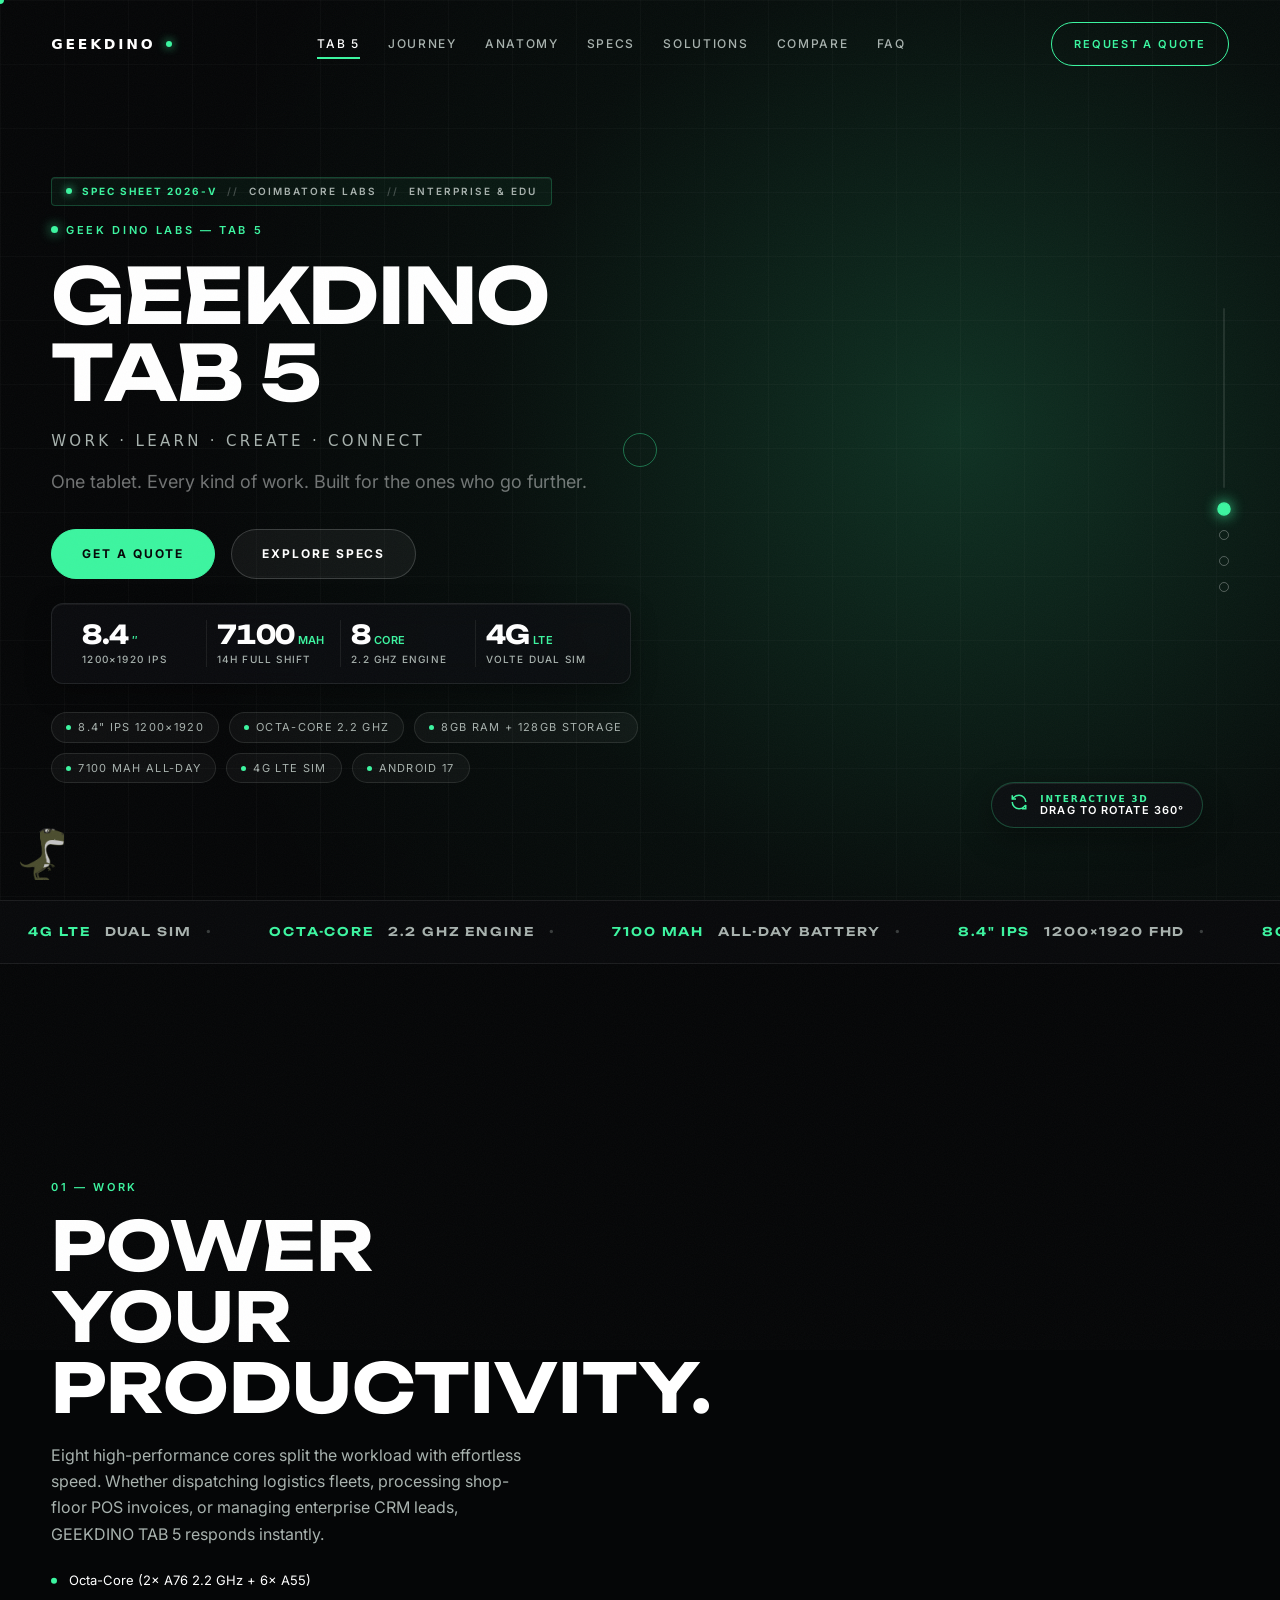
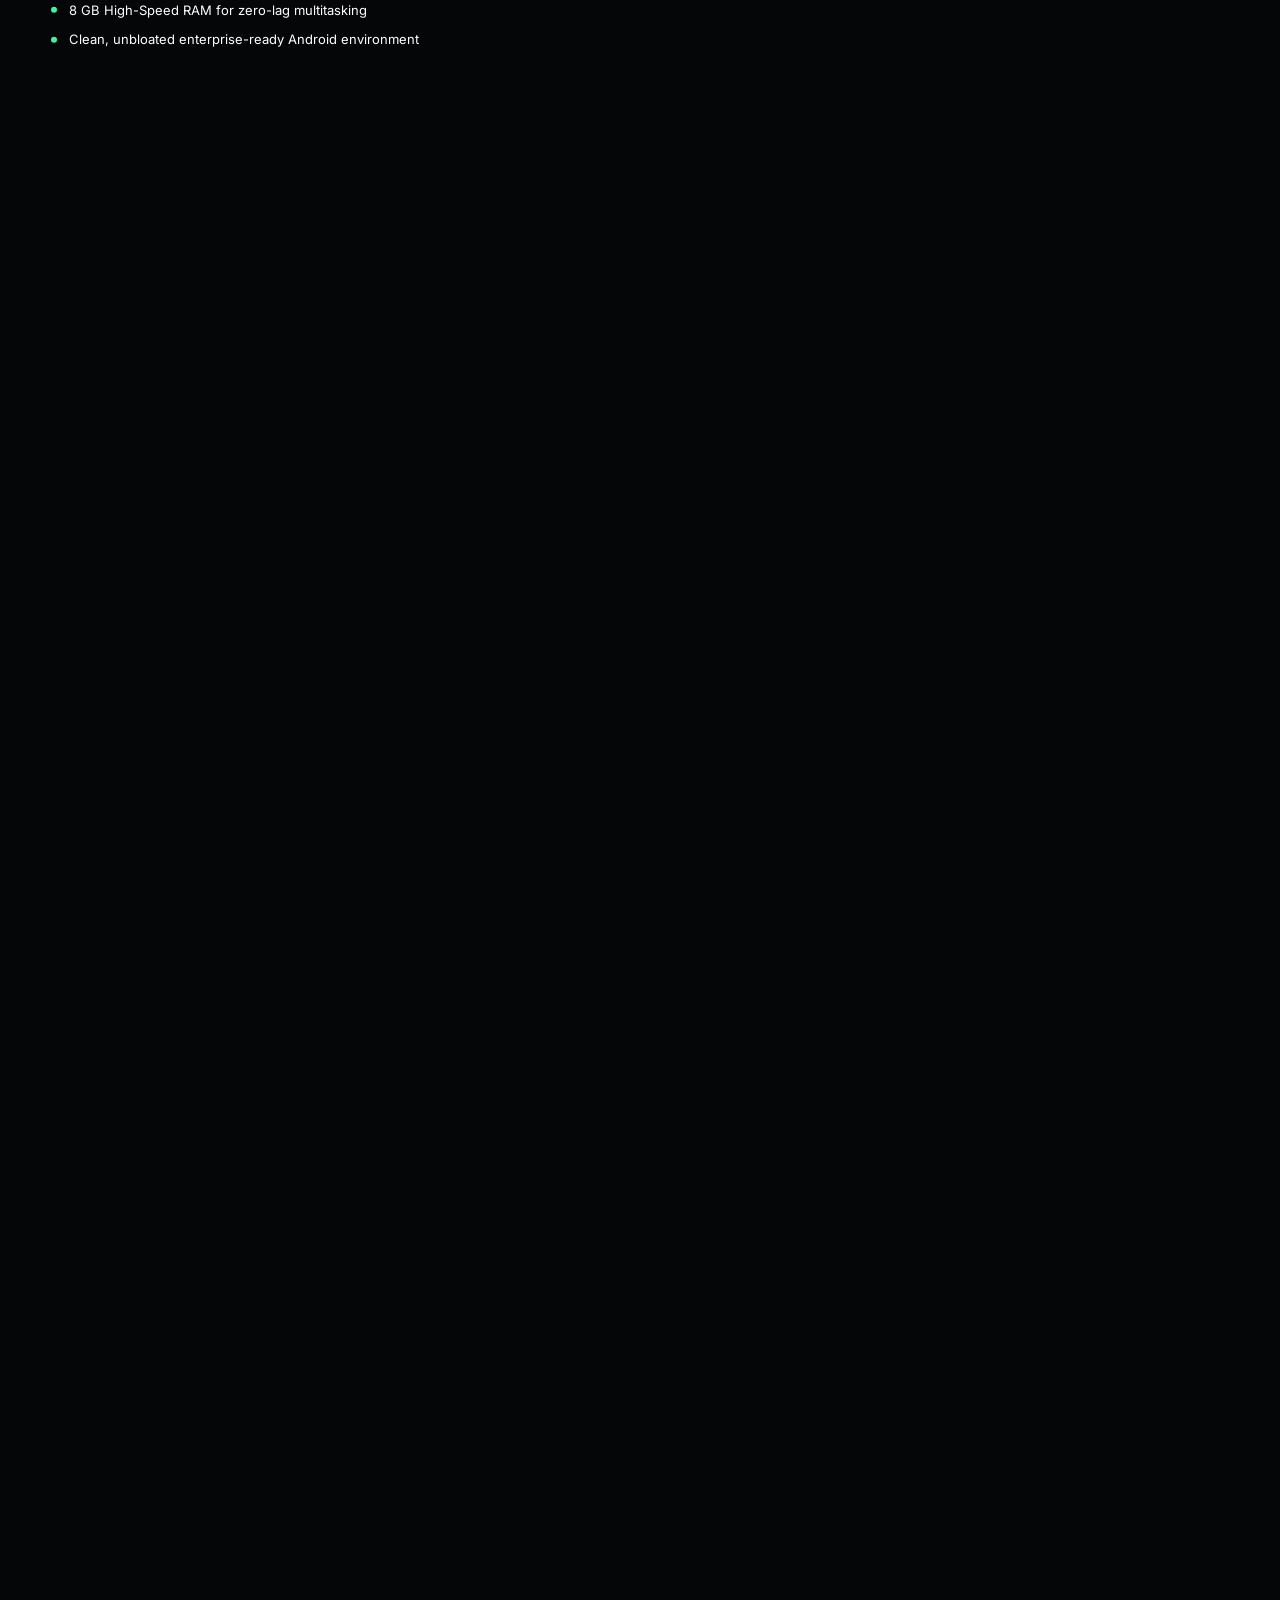
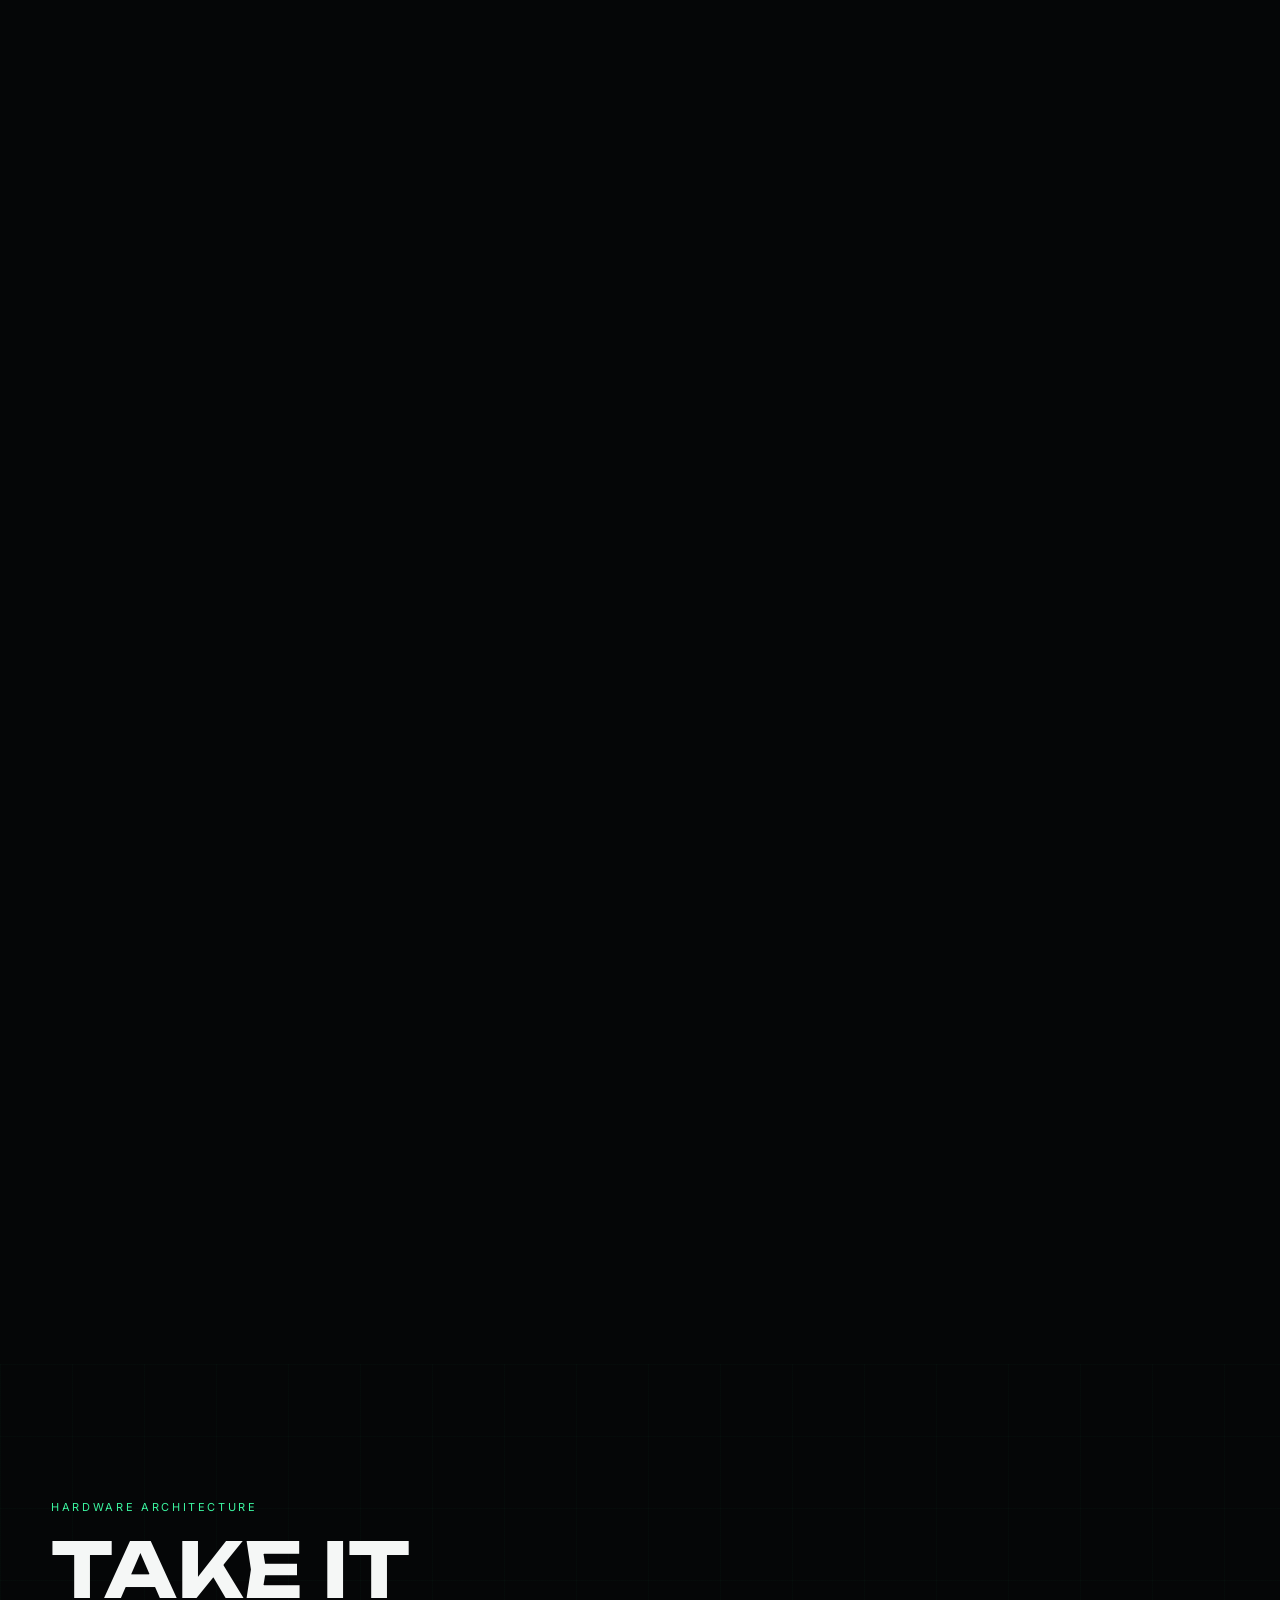
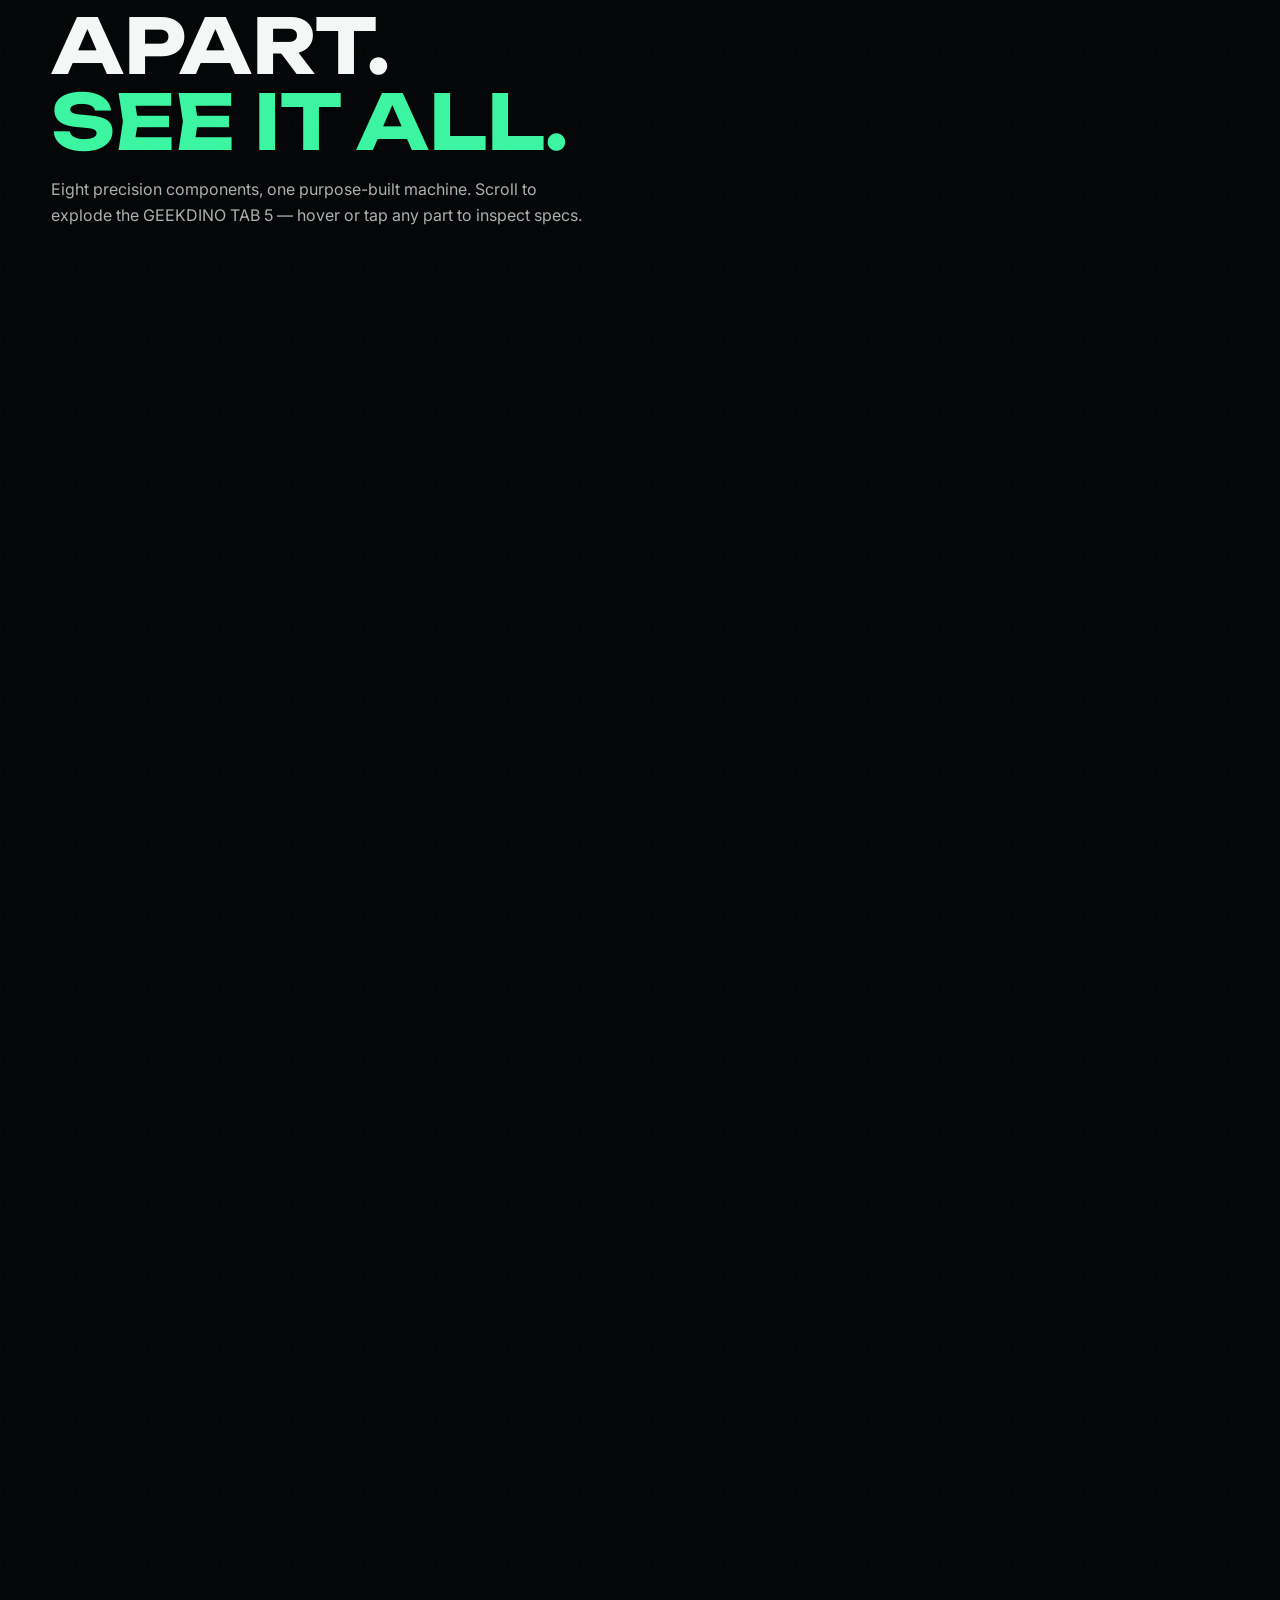
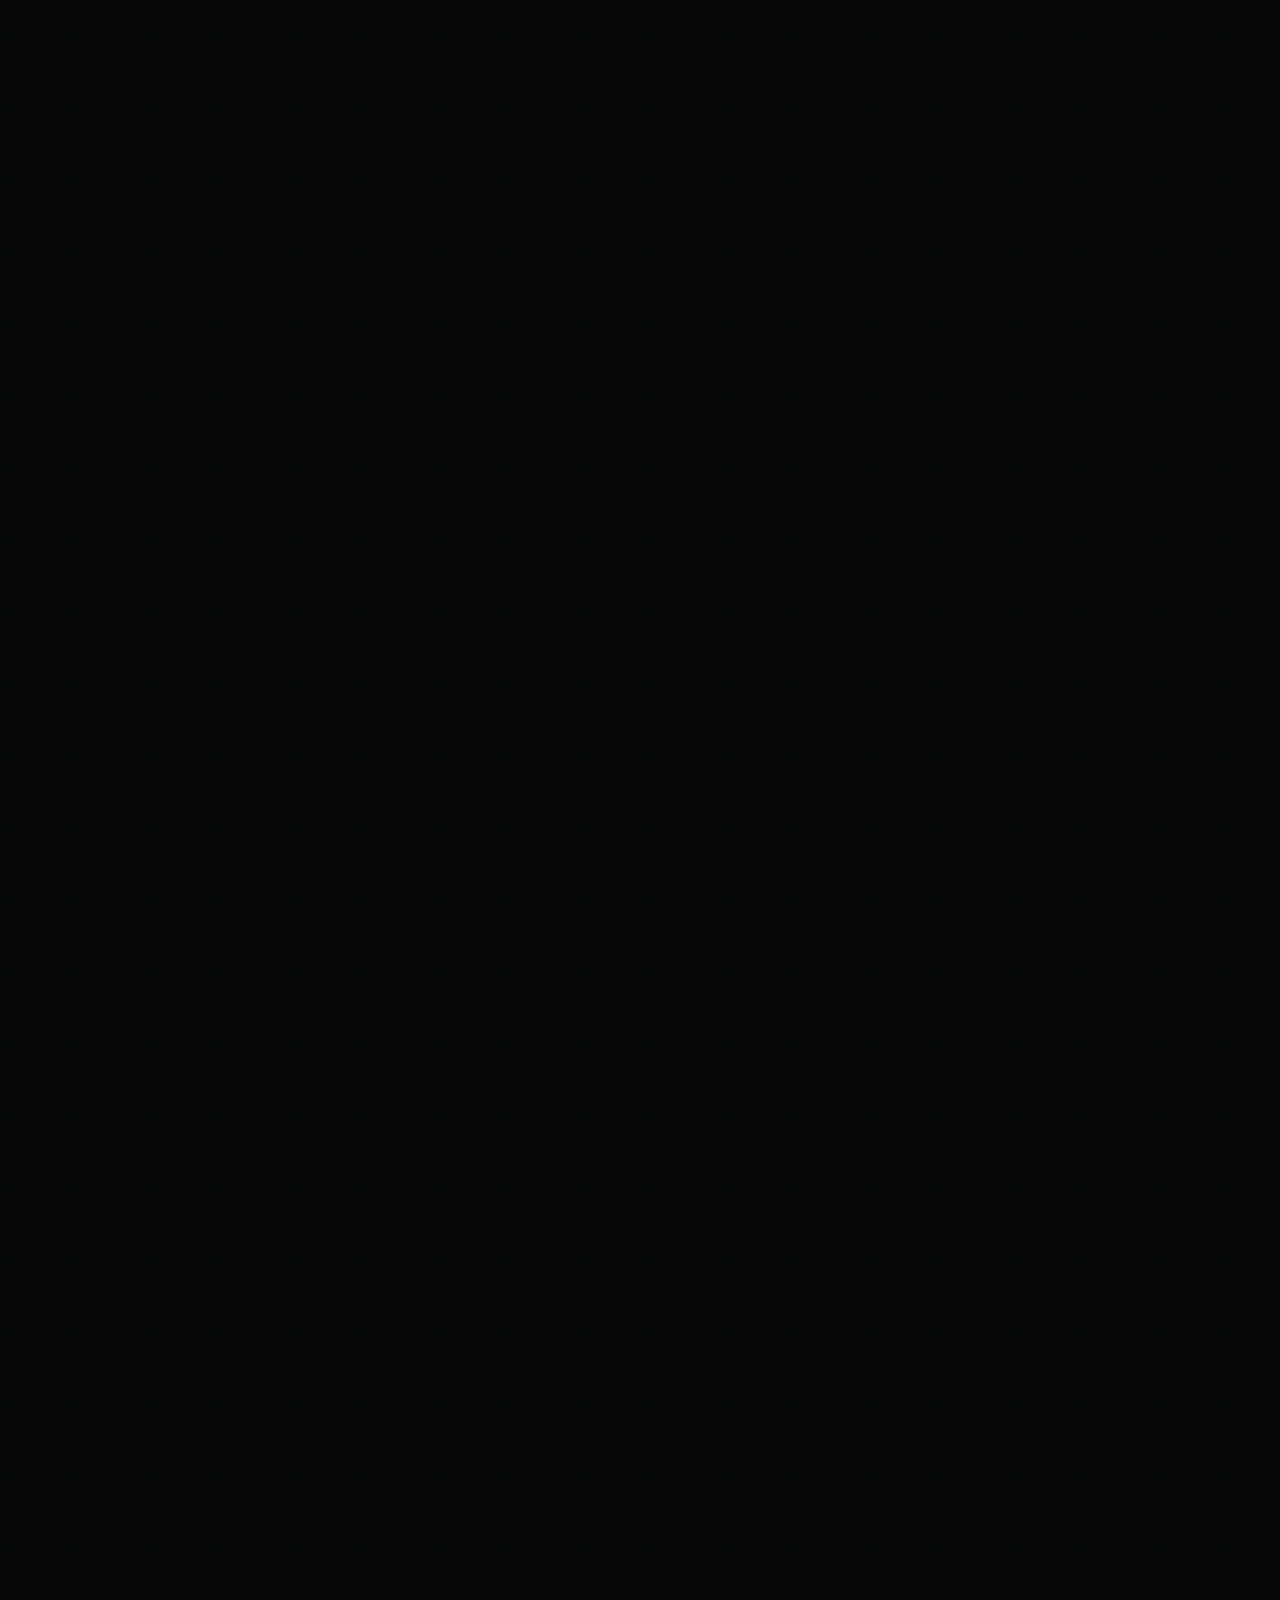
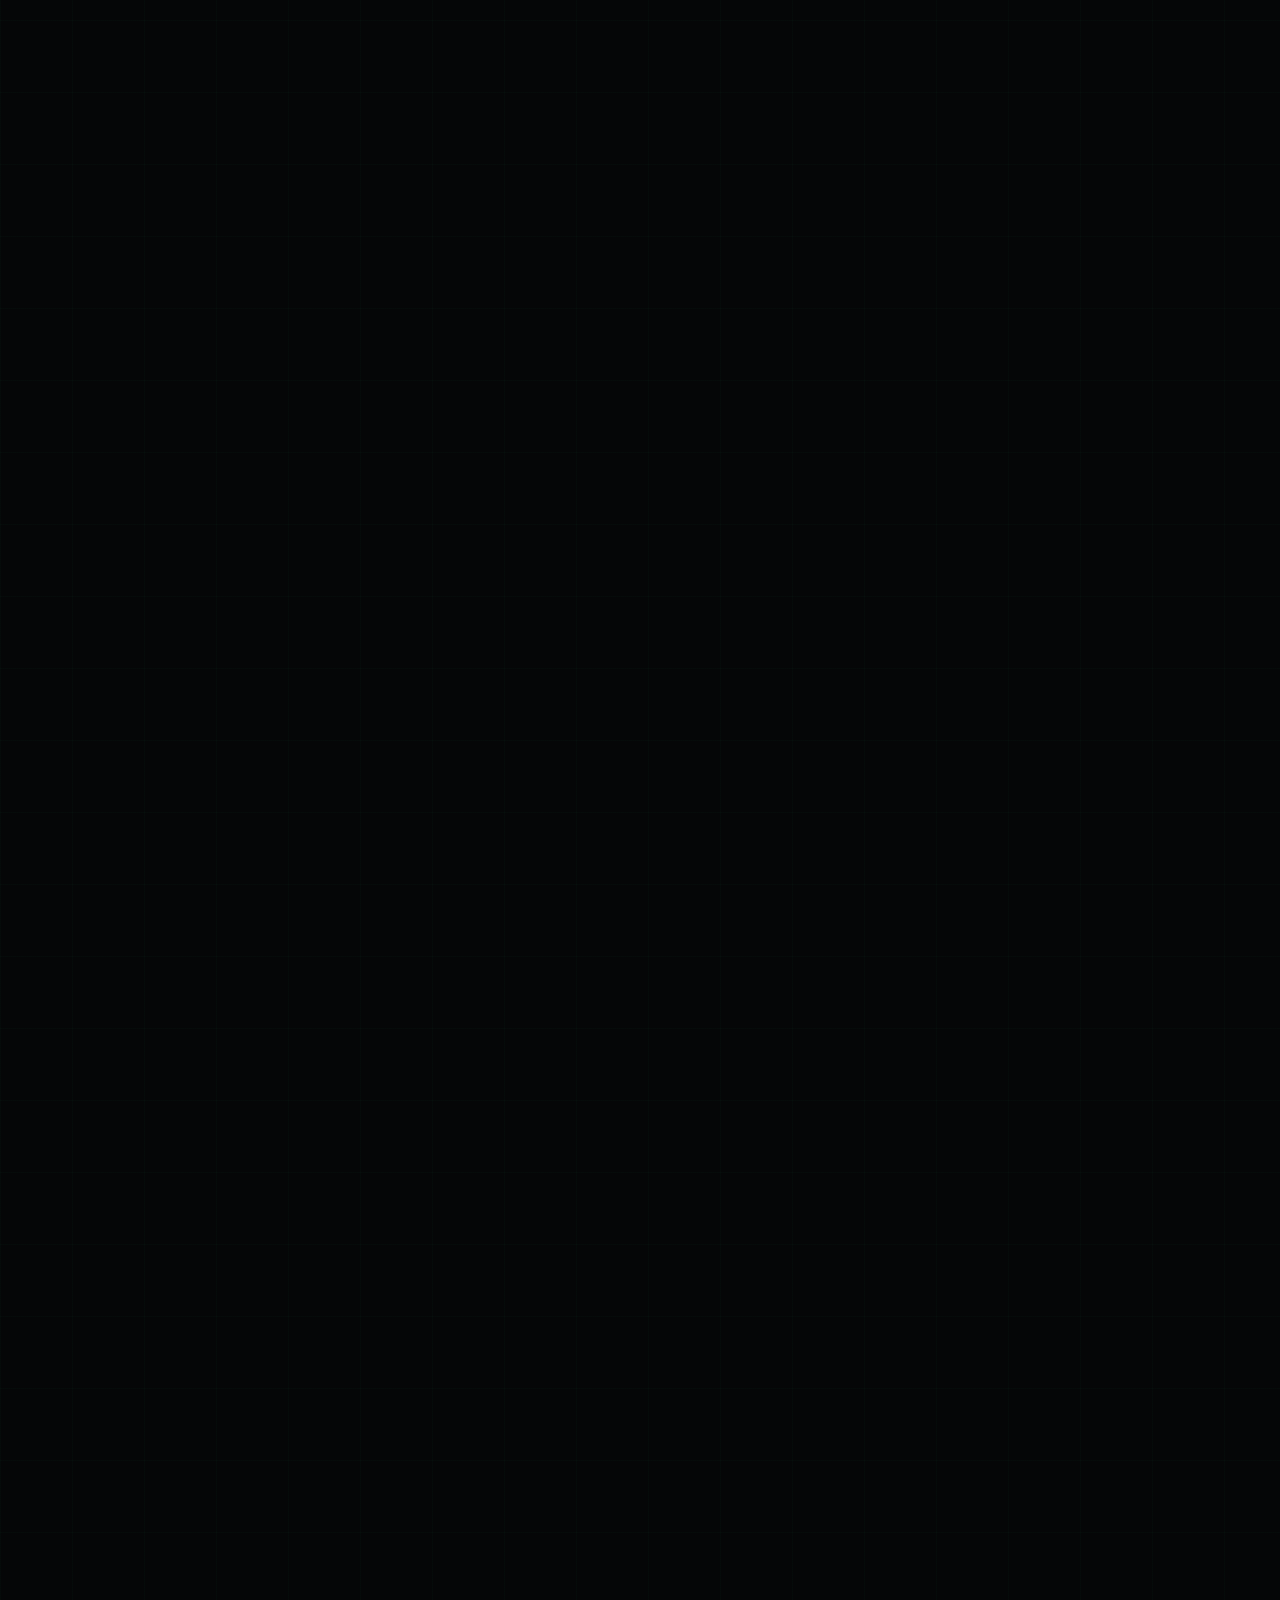
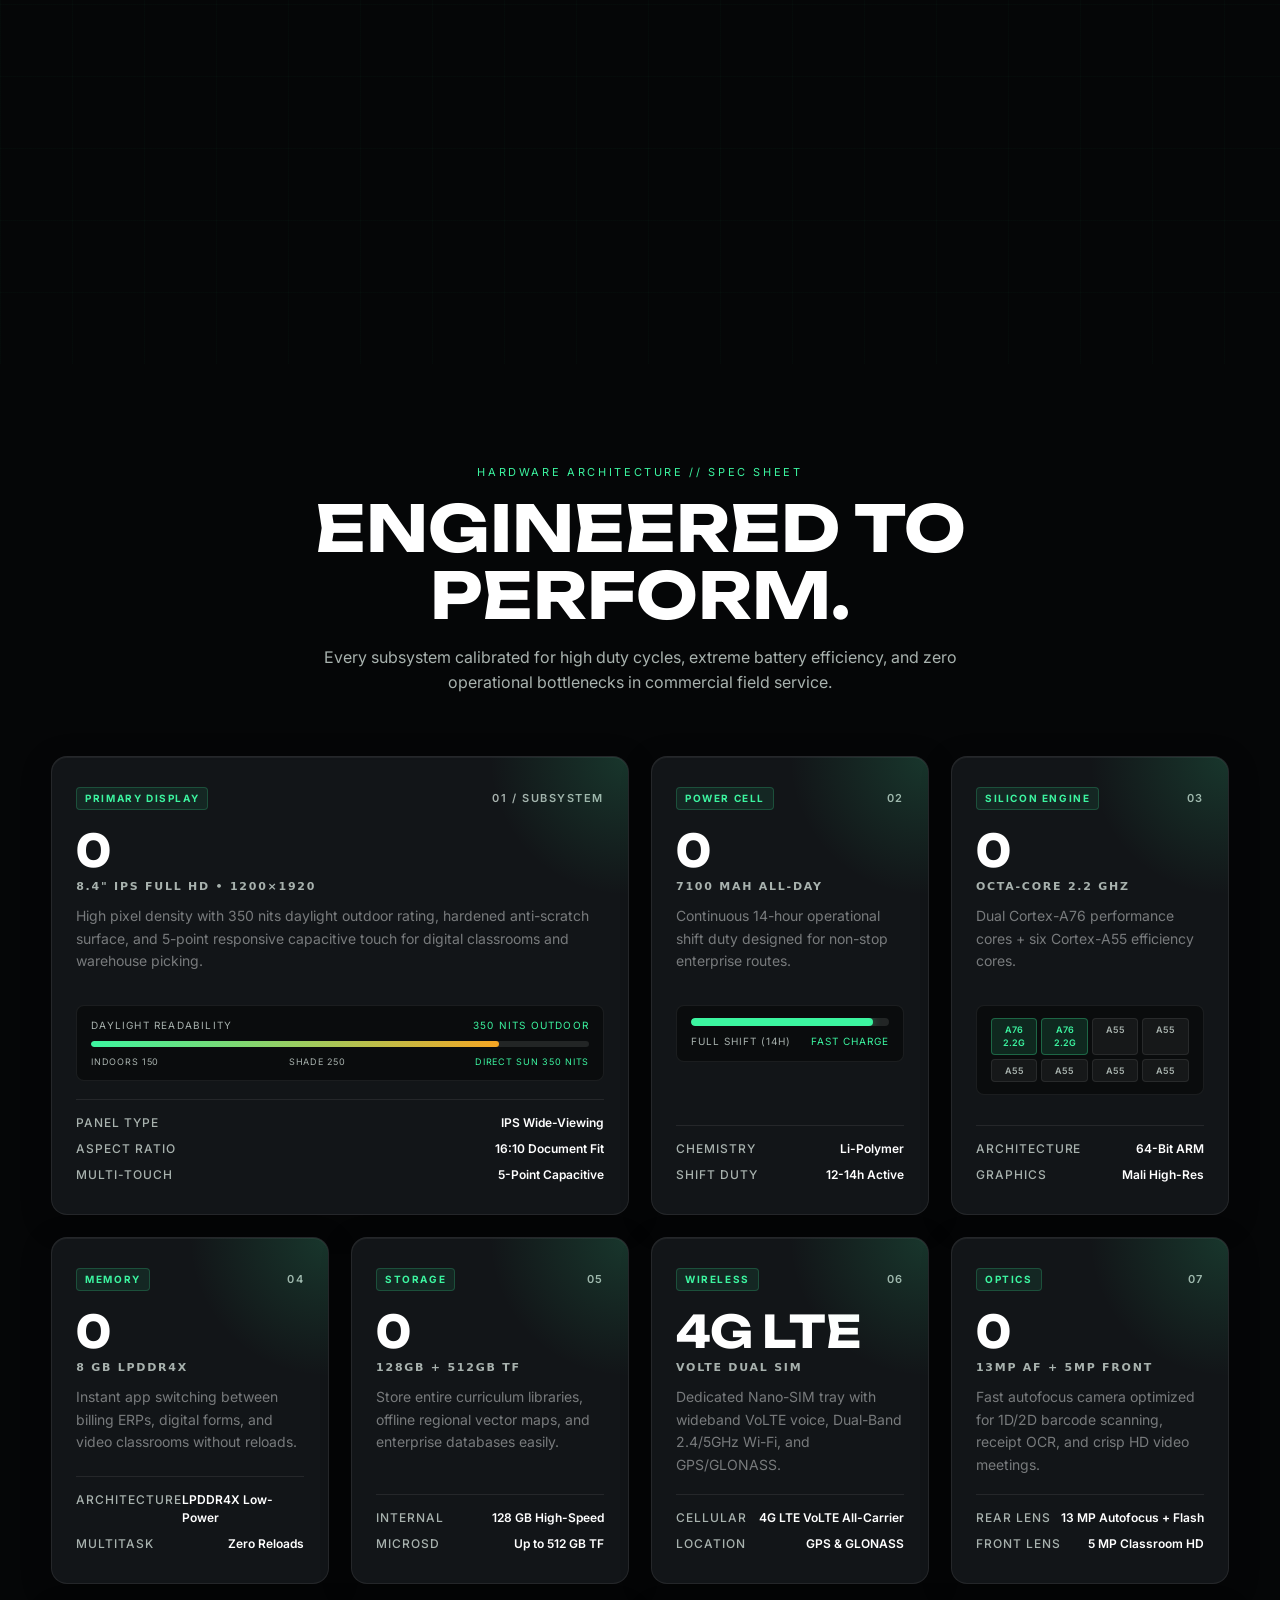
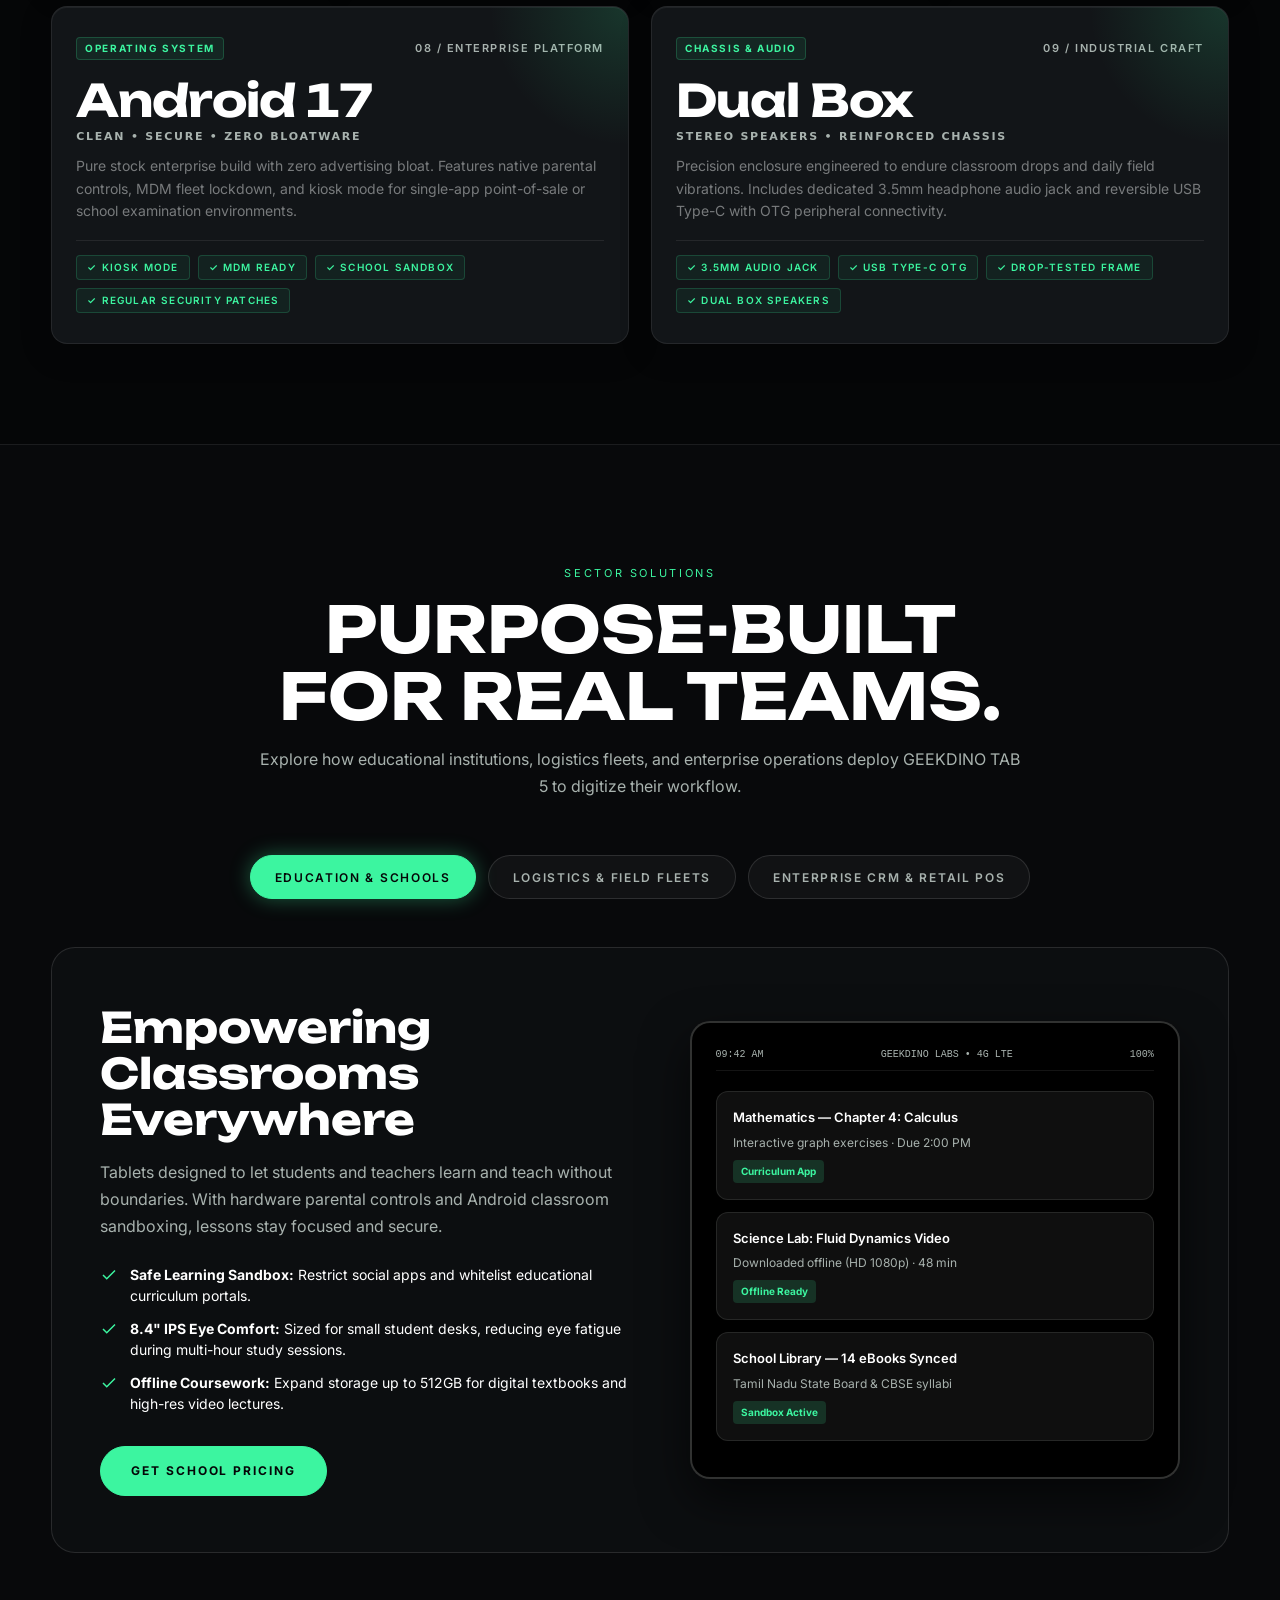
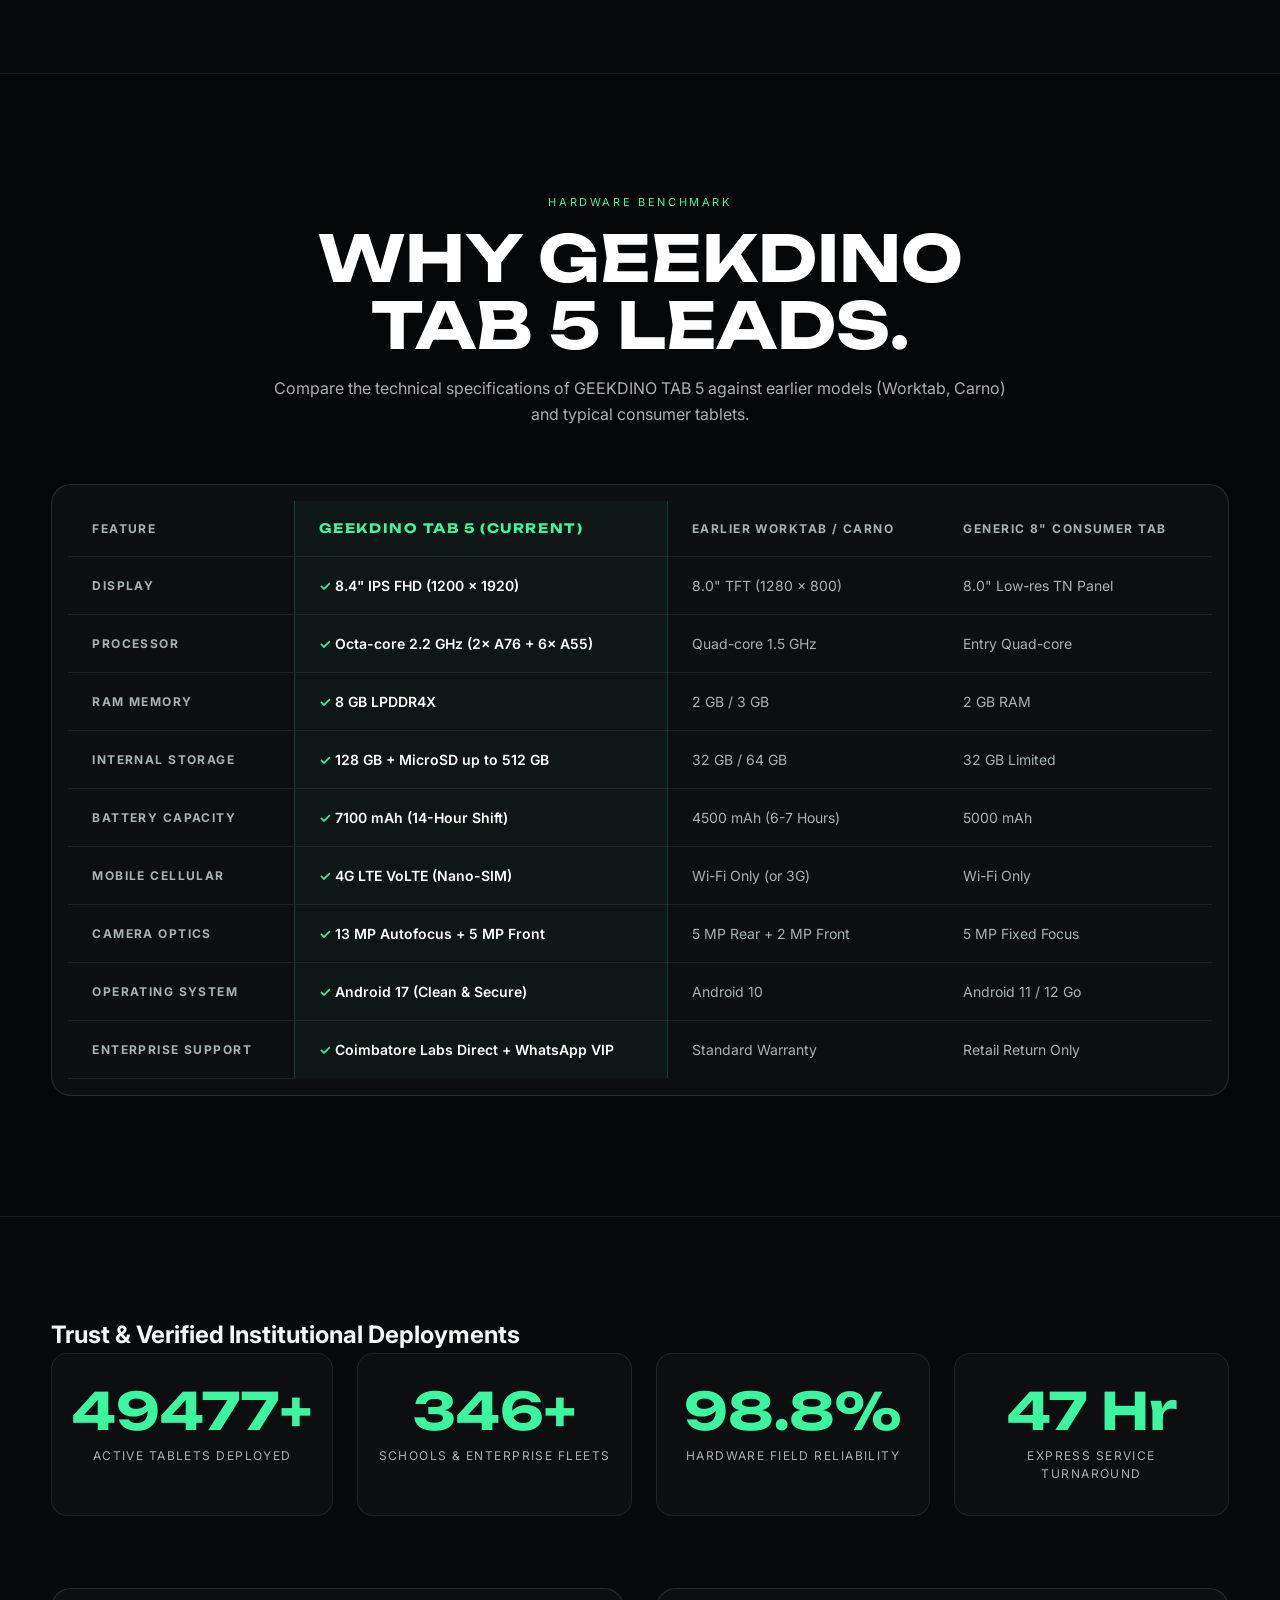
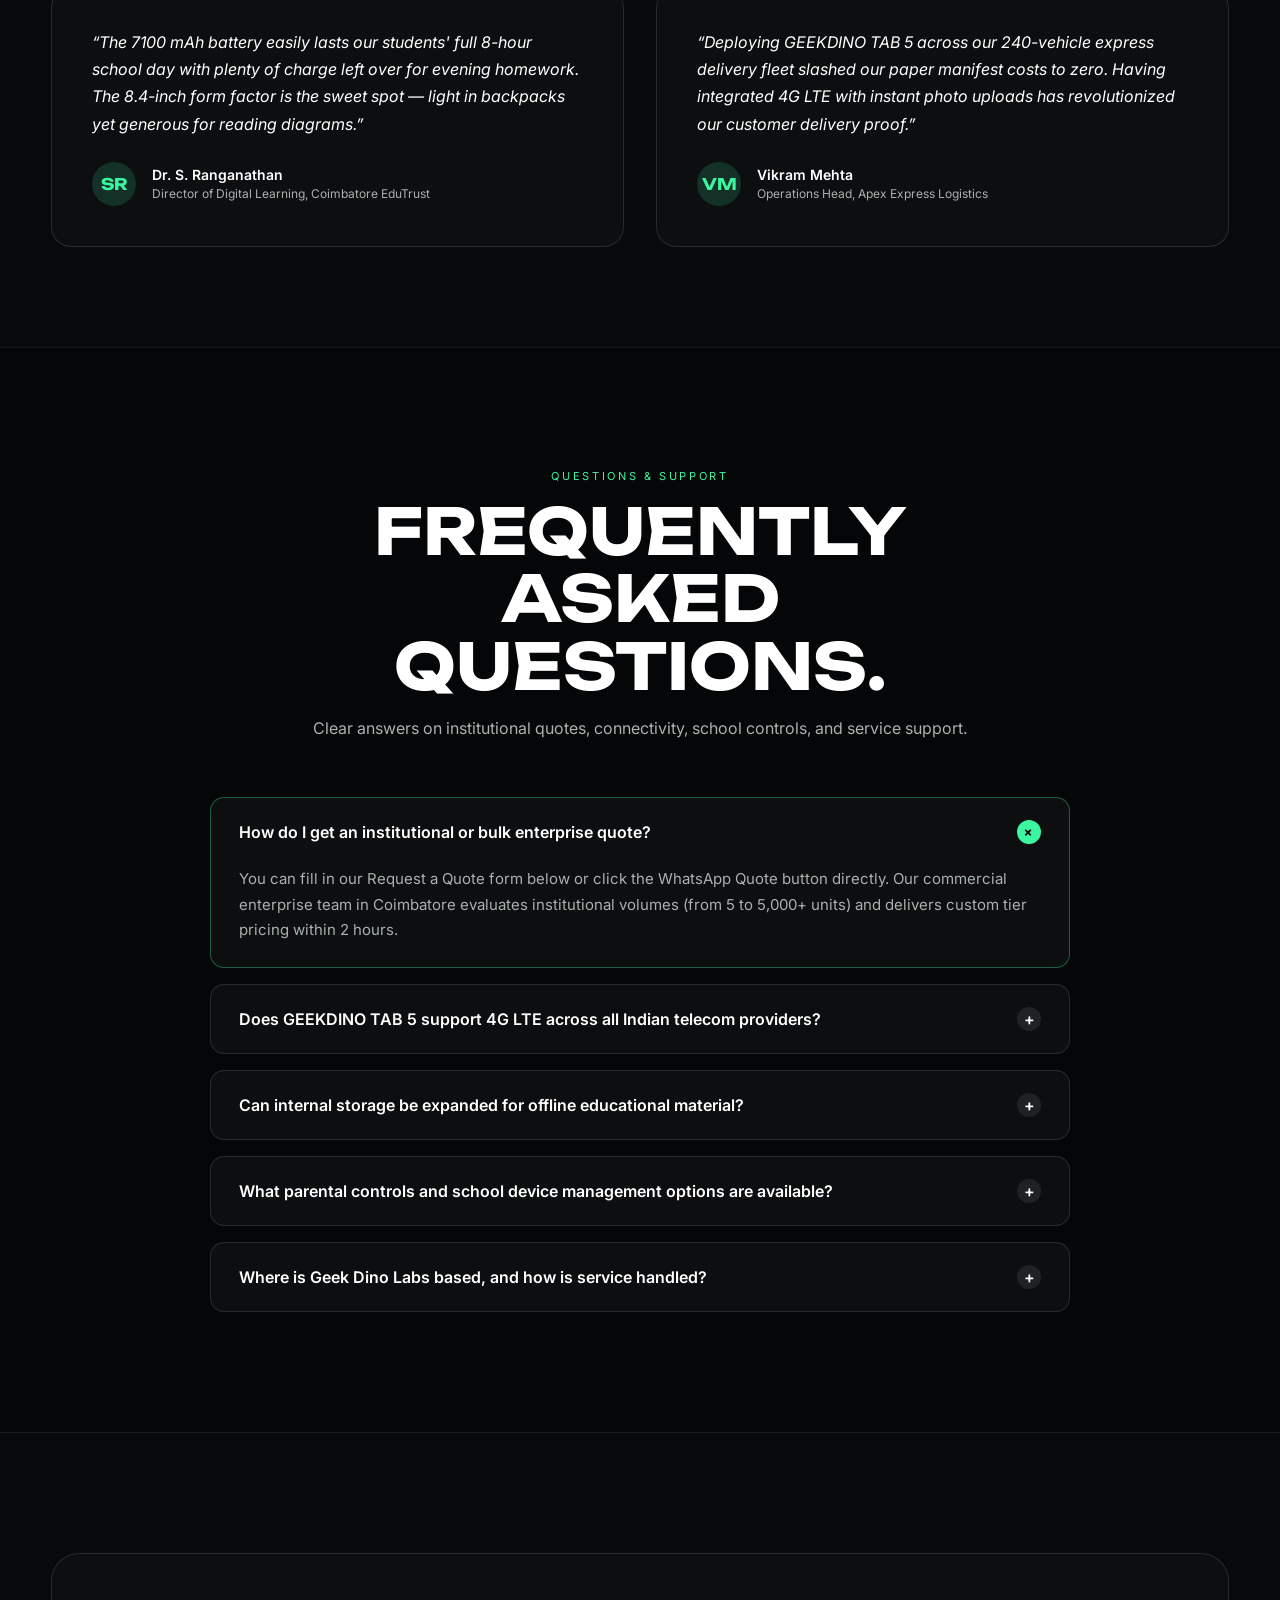
<file: geekdino-tab5/index.html>
<!doctype html>
<html lang="en" class="is-locked">
  <head>
    <meta charset="UTF-8" />
    <meta name="viewport" content="width=device-width, initial-scale=1.0, viewport-fit=cover" />
    <meta name="theme-color" content="#050607" />

    <!-- SEO Meta Tags -->
    <title>GEEKDINO TAB 5 — One tablet. Every kind of work. | Geek Dino Labs</title>
    <meta name="description" content="GEEKDINO TAB 5 is an 8.4-inch IPS octa-core tablet with 8GB RAM, 128GB storage, 7100mAh all-day battery, 4G LTE, and Android 17. Purpose-built by Geek Dino Labs for schools, field teams and enterprise." />
    <meta name="keywords" content="GEEKDINO TAB 5, Geek Dino Labs, work tablet, educational tablet, 4G LTE tablet, 8.4 inch tablet, Coimbatore tablet manufacturer, enterprise rugged tablet" />
    <meta name="author" content="Geek Dino Labs" />
    <link rel="canonical" href="https://geekdino.com/geekdino-tab5/" />

    <!-- Open Graph / Facebook -->
    <meta property="og:type" content="product" />
    <meta property="og:url" content="https://geekdino.com/geekdino-tab5/" />
    <meta property="og:title" content="GEEKDINO TAB 5 — One tablet. Every kind of work." />
    <meta property="og:description" content="8.4-inch IPS 1200x1920, octa-core, 8GB RAM, 128GB + microSD, 7100mAh, 4G LTE, Android 17. Purpose-built for education and enterprise." />
    <meta property="og:image" content="assets/brand/worktab-hero.webp" />

    <!-- Twitter Card -->
    <meta name="twitter:card" content="summary_large_image" />
    <meta name="twitter:title" content="GEEKDINO TAB 5 — Geek Dino Labs" />
    <meta name="twitter:description" content="One tablet. Every kind of work. 8.4-inch IPS, 8GB RAM, 7100mAh, 4G LTE." />
    <meta name="twitter:image" content="assets/brand/worktab-hero.webp" />

    <!-- Favicon -->
    <link rel="icon" href="data:image/svg+xml,%3Csvg xmlns='http://www.w3.org/2000/svg' viewBox='0 0 32 32'%3E%3Crect width='32' height='32' rx='7' fill='%23050607'/%3E%3Crect x='7' y='5' width='18' height='22' rx='3' fill='none' stroke='%233cf5a0' stroke-width='2.5'/%3E%3Ccircle cx='24' cy='8' r='3' fill='%233cf5a0'/%3E%3C/svg%3E" />

    <!-- Preload Critical Hero Assets -->
    <link rel="preload" as="image" href="assets/tablet-3d/front.webp" type="image/webp" />
    <link rel="preload" as="image" href="assets/tablet-3d/back.webp" type="image/webp" />

    <!-- Typography -->
    <link rel="preconnect" href="https://fonts.googleapis.com" />
    <link rel="preconnect" href="https://fonts.gstatic.com" crossorigin />
    <link href="https://fonts.googleapis.com/css2?family=Inter:wght@400;500;600;700&family=Syncopate:wght@400;700&family=Unbounded:wght@500;700&display=swap" rel="stylesheet" />

    <!-- Unified Production Stylesheet -->
    <link rel="stylesheet" href="css/main.min.css" />

    <!-- JSON-LD Structured Data: Product & Organization -->
    <script type="application/ld+json">
    {
      "@context": "https://schema.org/",
      "@graph": [
        {
          "@type": "Product",
          "name": "GEEKDINO TAB 5",
          "image": [
            "https://geekdino.com/geekdino-tab5/assets/brand/worktab-hero.webp",
            "https://geekdino.com/geekdino-tab5/assets/tablet-3d/front.webp"
          ],
          "description": "8.4-inch IPS 1200x1920 octa-core hardware tablet with 8GB RAM, 128GB internal storage expandable to 512GB, 7100mAh battery, 4G LTE SIM slot, and Android 17.",
          "brand": {
            "@type": "Brand",
            "name": "Geek Dino Labs"
          },
          "manufacturer": {
            "@type": "Organization",
            "name": "Geek Dino Labs",
            "address": {
              "@type": "PostalAddress",
              "streetAddress": "180, Race Course Rd",
              "addressLocality": "Coimbatore",
              "addressRegion": "Tamil Nadu",
              "postalCode": "641018",
              "addressCountry": "IN"
            },
            "telephone": "+918220001821",
            "email": "sales@geekdino.com"
          },
          "offers": {
            "@type": "AggregateOffer",
            "priceCurrency": "INR",
            "availability": "https://schema.org/InStock",
            "priceValidUntil": "2027-12-31"
          }
        },
        {
          "@type": "Organization",
          "name": "Geek Dino Labs",
          "url": "https://geekdino.com/",
          "logo": "https://geekdino.com/geekdino-tab5/assets/brand/geek-dino-logo.webp",
          "contactPoint": {
            "@type": "ContactPoint",
            "telephone": "+918220001821",
            "contactType": "sales",
            "areaServed": "IN",
            "availableLanguage": ["English", "Tamil", "Hindi"]
          }
        }
      ]
    }
    </script>
  </head>
  <body>
    <!-- Top Reading Progress Rail -->
    <div class="scroll-progress" id="progressBar" aria-hidden="true"></div>

    <!-- Desktop Custom Cursor -->
    <div class="custom-cursor" id="customCursor" aria-hidden="true"></div>
    <div class="custom-cursor-follower" id="customCursorFollower" aria-hidden="true"></div>

    <!-- Skip Navigation Link -->
    <a class="skip-link" href="#main">Skip to main content</a>
    <div class="grain" aria-hidden="true"></div>

    <!-- ====================================================================
         1. CINEMATIC INTRO SCREEN (<1.5s auto-fade, skippable with ESC)
         ==================================================================== -->
    <div class="intro" id="intro" role="dialog" aria-modal="true" aria-label="Welcome to GEEKDINO TAB 5">
      <div class="intro-stage">
        <div class="intro-glow" aria-hidden="true"></div>
        <div class="intro-brand">
          <p class="intro-brand-kicker">GEEKDINO LABS</p>
          <p class="intro-brand-title">TAB 5</p>
          <p class="intro-brand-sub">WORK &middot; LEARN &middot; CREATE &middot; CONNECT</p>
        </div>
      </div>
      <button class="skip-intro" id="skipIntro" type="button" aria-label="Skip introduction animation">SKIP INTRO [ESC]</button>
    </div>

    <!-- ====================================================================
         2. 3D TABLET STAGE (Three.js WebGL with CSS-3D Fallback)
         ==================================================================== -->
    <div class="tablet-master" id="tabletMaster" aria-hidden="true">
      <div class="tablet-scale">
        <div class="tablet-tilt" id="tabletTilt">
          <div class="tablet-float" id="tabletFloat">
            <div class="tablet-scene" id="tabletScene">
              <div class="tablet-face" data-face="front"></div>
              <div class="tablet-face" data-face="back"></div>
              <div class="tablet-face" data-face="right"></div>
              <div class="tablet-face" data-face="left"></div>
              <div class="tablet-face" data-face="top"></div>
              <div class="tablet-face" data-face="bottom"></div>
            </div>
          </div>
        </div>
      </div>
      <div class="tablet-shadow" id="tabletShadow"></div>
    </div>

    <!-- ====================================================================
         3. 3D EXPLODED HARDWARE MODEL STAGE (Anatomy & Specs)
         ==================================================================== -->
    <div class="model-stage" id="modelStage" aria-hidden="true">
      <div class="model-inner" id="modelInner">
        <div id="scene3d"></div>
        <svg id="ln3d" aria-hidden="true"></svg>
        <div id="labels3d"></div>
      </div>
    </div>

    <!-- ====================================================================
         4. HEADER NAVIGATION
         ==================================================================== -->
    <header class="nav" id="siteNav">
      <a class="nav-logo" href="#hero">
        GEEKDINO<span class="dot" aria-hidden="true"></span>
      </a>
      <nav class="nav-links" id="navLinks" aria-label="Primary site navigation">
        <a href="#hero">Tab 5</a>
        <a href="#journey">Journey</a>
        <a href="#anatomy">Anatomy</a>
        <a href="#features">Specs</a>
        <a href="#solutions">Solutions</a>
        <a href="#compare">Compare</a>
        <a href="#faq">FAQ</a>
      </nav>
      <a class="nav-cta" href="#quote">Request a Quote</a>
      <button class="nav-toggle" id="navToggle" type="button" aria-expanded="false" aria-controls="navLinks" aria-label="Open navigation menu">
        <svg class="icon-menu" viewBox="0 0 24 24" fill="none" stroke="currentColor" stroke-width="2" aria-hidden="true"><path d="M4 7h16M4 12h16M4 17h16" stroke-linecap="round"/></svg>
        <svg class="icon-close" viewBox="0 0 24 24" fill="none" stroke="currentColor" stroke-width="2" aria-hidden="true"><path d="M6 6l12 12M18 6L6 18" stroke-linecap="round"/></svg>
      </button>
    </header>

    <main id="main" tabindex="-1">
      <!-- ==================================================================
           5. HERO SECTION
           ================================================================== -->
      <section class="hero" id="hero" aria-labelledby="heroTitle">
        <div class="hero-bg" aria-hidden="true">
          <div class="hero-spot"></div>
          <div class="hero-grid"></div>
        </div>
        <div class="hero-content">
          <!-- Editorial Technical Marginalia Stamp -->
          <div class="hero-stamp" aria-label="Technical Specification Tag">
            <span class="hero-stamp-dot" aria-hidden="true"></span>
            <span class="hero-stamp-code">SPEC SHEET 2026-V</span>
            <span class="hero-stamp-sep">//</span>
            <span class="hero-stamp-tag">COIMBATORE LABS</span>
            <span class="hero-stamp-sep">//</span>
            <span class="hero-stamp-tag">ENTERPRISE &amp; EDU</span>
          </div>

          <p class="hero-kicker">
            <span class="pulse" aria-hidden="true"></span> Geek Dino Labs &mdash; Tab 5
          </p>
          <h1 class="hero-title" id="heroTitle">
            GEEKDINO <span class="hero-title-accent">TAB 5</span>
          </h1>
          <p class="hero-subtitle">Work &middot; Learn &middot; Create &middot; Connect</p>
          <p class="hero-desc">One tablet. Every kind of work. Built for the ones who go further.</p>
          <div class="hero-cta">
            <a class="btn btn-primary" href="#quote">Get a Quote</a>
            <a class="btn btn-ghost" href="#features">Explore Specs</a>
          </div>

          <!-- 4-Stat Hairline Row (Tabular Figures & Direct Specs) -->
          <div class="hero-stats-row" aria-label="Key Hardware Metrics">
            <div class="hero-stat-cell">
              <div class="hero-stat-val">8.4<span class="stat-unit">&Prime;</span></div>
              <div class="hero-stat-lbl">1200&times;1920 IPS</div>
            </div>
            <div class="hero-stat-cell">
              <div class="hero-stat-val">7100<span class="stat-unit">mAh</span></div>
              <div class="hero-stat-lbl">14h Full Shift</div>
            </div>
            <div class="hero-stat-cell">
              <div class="hero-stat-val">8<span class="stat-unit">Core</span></div>
              <div class="hero-stat-lbl">2.2 GHz Engine</div>
            </div>
            <div class="hero-stat-cell">
              <div class="hero-stat-val">4G<span class="stat-unit">LTE</span></div>
              <div class="hero-stat-lbl">VoLTE Dual SIM</div>
            </div>
          </div>

          <div class="hero-badges" aria-label="Key highlights">
            <span class="badge-pill"><span class="dot-accent" aria-hidden="true"></span>8.4" IPS 1200&times;1920</span>
            <span class="badge-pill"><span class="dot-accent" aria-hidden="true"></span>Octa-Core 2.2 GHz</span>
            <span class="badge-pill"><span class="dot-accent" aria-hidden="true"></span>8GB RAM + 128GB Storage</span>
            <span class="badge-pill"><span class="dot-accent" aria-hidden="true"></span>7100 mAh All-Day</span>
            <span class="badge-pill"><span class="dot-accent" aria-hidden="true"></span>4G LTE SIM</span>
            <span class="badge-pill"><span class="dot-accent" aria-hidden="true"></span>Android 17</span>
          </div>
        </div>

        <!-- Floating Interactive 3D Rotation Badge -->
        <div class="hero-3d-badge" id="hero3dBadge" aria-hidden="true">
          <div class="hero-3d-icon-spin">
            <svg viewBox="0 0 24 24" fill="none" stroke="currentColor" stroke-width="2"><path d="M21 12a9 9 0 0 0-9-9 9.75 9.75 0 0 0-6.74 2.74L3 8"/><path d="M3 3v5h5"/><path d="M3 12a9 9 0 0 0 9 9 9.75 9.75 0 0 0 6.74-2.74L21 16"/><path d="M16 21h5v-5"/></svg>
          </div>
          <div class="hero-3d-badge-text">
            <span class="badge-title">INTERACTIVE 3D</span>
            <span class="badge-sub">DRAG TO ROTATE 360&deg;</span>
          </div>
        </div>
      </section>

      <!-- ==================================================================
           6. MARQUEE BADGES BAR
           ================================================================== -->
      <aside class="marquee-bar" aria-label="Feature Badges Marquee">
        <div class="marquee-track" aria-hidden="true">
          <span class="marquee-item"><em>4G LTE</em> DUAL SIM <span class="sep">&bull;</span></span>
          <span class="marquee-item"><em>OCTA-CORE</em> 2.2 GHz ENGINE <span class="sep">&bull;</span></span>
          <span class="marquee-item"><em>7100 mAh</em> ALL-DAY BATTERY <span class="sep">&bull;</span></span>
          <span class="marquee-item"><em>8.4" IPS</em> 1200&times;1920 FHD <span class="sep">&bull;</span></span>
          <span class="marquee-item"><em>8GB RAM</em> + 128GB ROM <span class="sep">&bull;</span></span>
          <span class="marquee-item"><em>13MP</em> AF REAR + 5MP FRONT <span class="sep">&bull;</span></span>
          <span class="marquee-item"><em>ANDROID 17</em> CLEAN OS <span class="sep">&bull;</span></span>
          <span class="marquee-item"><em>TYPE-C OTG</em> FAST SYNC <span class="sep">&bull;</span></span>
          <span class="marquee-item"><em>MICROSD</em> UP TO 512GB <span class="sep">&bull;</span></span>
          <span class="marquee-item"><em>COIMBATORE</em> LABS ENGINEERED <span class="sep">&bull;</span></span>
          <!-- Duplicate set for seamless continuous marquee loop -->
          <span class="marquee-item"><em>4G LTE</em> DUAL SIM <span class="sep">&bull;</span></span>
          <span class="marquee-item"><em>OCTA-CORE</em> 2.2 GHz ENGINE <span class="sep">&bull;</span></span>
          <span class="marquee-item"><em>7100 mAh</em> ALL-DAY BATTERY <span class="sep">&bull;</span></span>
          <span class="marquee-item"><em>8.4" IPS</em> 1200&times;1920 FHD <span class="sep">&bull;</span></span>
          <span class="marquee-item"><em>8GB RAM</em> + 128GB ROM <span class="sep">&bull;</span></span>
          <span class="marquee-item"><em>13MP</em> AF REAR + 5MP FRONT <span class="sep">&bull;</span></span>
          <span class="marquee-item"><em>ANDROID 17</em> CLEAN OS <span class="sep">&bull;</span></span>
          <span class="marquee-item"><em>TYPE-C OTG</em> FAST SYNC <span class="sep">&bull;</span></span>
          <span class="marquee-item"><em>MICROSD</em> UP TO 512GB <span class="sep">&bull;</span></span>
          <span class="marquee-item"><em>COIMBATORE</em> LABS ENGINEERED <span class="sep">&bull;</span></span>
        </div>
      </aside>

      <!-- ==================================================================
           7. JOURNEY SECTION (Pinned 360° Story: Work, Learn, Create, Connect)
           ================================================================== -->
      <section class="journey" id="journey" aria-labelledby="journeyKicker">
        <div class="journey-sticky">
          <div class="journey-stage">
            <!-- Panel 1: WORK -->
            <article class="journey-panel is-active" data-chapter="0">
              <p class="journey-kicker" id="journeyKicker">01 &mdash; WORK</p>
              <h2 class="journey-title">POWER YOUR PRODUCTIVITY.</h2>
              <p class="journey-desc">
                Eight high-performance cores split the workload with effortless speed. Whether dispatching logistics fleets, processing shop-floor POS invoices, or managing enterprise CRM leads, GEEKDINO TAB 5 responds instantly.
              </p>
              <ul class="journey-specs">
                <li>Octa-Core (2&times; A76 2.2 GHz + 6&times; A55)</li>
                <li>8 GB High-Speed RAM for zero-lag multitasking</li>
                <li>Clean, unbloated enterprise-ready Android environment</li>
              </ul>
            </article>

            <!-- Panel 2: LEARN -->
            <article class="journey-panel" data-chapter="1">
              <p class="journey-kicker">02 &mdash; LEARN</p>
              <h2 class="journey-title">DESIGNED FOR DISCOVERY.</h2>
              <p class="journey-desc">
                An immersive 8.4-inch IPS Full HD display tailored for textbooks, lecture streams, and interactive coding labs. Sized comfortably for both small student hands and classroom desks.
              </p>
              <ul class="journey-specs">
                <li>8.4" IPS 1200&times;1920 crystal-clear resolution</li>
                <li>Hardware eye-care certification &amp; blue-light reduction</li>
                <li>Integrated parental controls &amp; institutional app whitelisting</li>
              </ul>
            </article>

            <!-- Panel 3: CREATE -->
            <article class="journey-panel" data-chapter="2">
              <p class="journey-kicker">03 &mdash; CREATE</p>
              <h2 class="journey-title">CAPTURE EVERY DETAIL.</h2>
              <p class="journey-desc">
                From field inspections and barcode document scanning to high-res classroom whiteboard captures, the 13MP autofocus camera delivers sharpness wherever you operate.
              </p>
              <ul class="journey-specs">
                <li>13 MP autofocus rear camera with LED flash</li>
                <li>5 MP front lens for crystal-clear video conferences</li>
                <li>128 GB onboard storage + microSD expansion to 512 GB</li>
              </ul>
            </article>

            <!-- Panel 4: CONNECT -->
            <article class="journey-panel" data-chapter="3">
              <p class="journey-kicker">04 &mdash; CONNECT</p>
              <h2 class="journey-title">CONNECTED WHEREVER WORK TAKES YOU.</h2>
              <p class="journey-desc">
                Built-in 4G LTE with Nano-SIM slot keeps field agents and remote students online even when Wi-Fi is out of reach. Supported by all major Indian telecom networks.
              </p>
              <ul class="journey-specs">
                <li>4G LTE VoLTE with high-gain internal antennae</li>
                <li>Dual-band Wi-Fi (2.4 GHz + 5 GHz) + Bluetooth 5.2</li>
                <li>Precision GPS/GLONASS for fleet route tracking</li>
              </ul>
            </article>

            <!-- Progress Rail & Indicator Dots -->
            <div class="journey-indicators" aria-label="Journey Chapters">
              <div class="journey-progress-rail" aria-hidden="true">
                <div class="journey-progress-line" id="journeyProgressLine"></div>
              </div>
              <button class="journey-dot is-active" type="button" aria-label="Chapter 1: Work" aria-pressed="true"></button>
              <button class="journey-dot" type="button" aria-label="Chapter 2: Learn" aria-pressed="false"></button>
              <button class="journey-dot" type="button" aria-label="Chapter 3: Create" aria-pressed="false"></button>
              <button class="journey-dot" type="button" aria-label="Chapter 4: Connect" aria-pressed="false"></button>
            </div>
          </div>
        </div>
      </section>

      <!-- ==================================================================
           8. ANATOMY SECTION (3D Exploded Hardware View)
           ================================================================== -->
      <section class="anatomy" id="anatomy" aria-labelledby="anatomyTitle">
        <div class="anatomy-bg" aria-hidden="true">
          <div class="anatomy-grid"></div>
        </div>

        <div class="anatomy-intro" id="anatomyIntro">
          <p class="anatomy-kicker">HARDWARE ARCHITECTURE</p>
          <h2 class="anatomy-title" id="anatomyTitle">TAKE IT APART.<br /><span>SEE IT ALL.</span></h2>
          <p class="anatomy-desc">Eight precision components, one purpose-built machine. Scroll to explode the GEEKDINO TAB 5 &mdash; hover or tap any part to inspect specs.</p>
        </div>

        <div class="anatomy-sticky" id="anatomySticky">
          <!-- Legend list for components -->
          <div class="anatomy-legend" id="anatomyLegend" role="list" aria-label="Component selector">
            <button class="legend-part" type="button" data-part="cpu" style="--c:#ff8a4c"><span class="legend-swatch" aria-hidden="true"></span>Octa-Core CPU</button>
            <button class="legend-part" type="button" data-part="ram" style="--c:#ef476f"><span class="legend-swatch" aria-hidden="true"></span>8 GB RAM</button>
            <button class="legend-part" type="button" data-part="sto" style="--c:#e8b923"><span class="legend-swatch" aria-hidden="true"></span>128 GB Storage</button>
            <button class="legend-part" type="button" data-part="lte" style="--c:#b25cf0"><span class="legend-swatch" aria-hidden="true"></span>4G LTE Modem</button>
            <button class="legend-part" type="button" data-part="bat" style="--c:#3fb36b"><span class="legend-swatch" aria-hidden="true"></span>7100 mAh Battery</button>
            <button class="legend-part" type="button" data-part="cam" style="--c:#1fb5d8"><span class="legend-swatch" aria-hidden="true"></span>13 MP Camera</button>
            <button class="legend-part" type="button" data-part="dsp" style="--c:#5b8def"><span class="legend-swatch" aria-hidden="true"></span>8.4" IPS Display</button>
            <button class="legend-part" type="button" data-part="os" style="--c:#7cc43a"><span class="legend-swatch" aria-hidden="true"></span>Android 17 OS</button>
          </div>

          <!-- Active tour caption card -->
          <div class="anatomy-tour" id="anatomyTour" aria-live="polite">
            <p class="tour-num" id="tourNum">PART 01 / 08</p>
            <h3 class="tour-title" id="tourTitle">PROCESSOR</h3>
            <p class="tour-desc" id="tourDesc">Octa-core 2.2 GHz architecture.</p>
          </div>

          <!-- Interactive Model Controls -->
          <div class="anatomy-bar" id="anatomyBarCtl" role="toolbar" aria-label="3D Model controls">
            <button class="chip" id="btnExplode" type="button" aria-pressed="false">EXPLODE</button>
            <button class="chip" id="btnSpin" type="button" aria-pressed="false">AUTO-SPIN</button>
            <button class="chip on" data-view="Angled" type="button" aria-pressed="true">ANGLED</button>
            <button class="chip" data-view="Front" type="button" aria-pressed="false">FRONT</button>
            <button class="chip" data-view="Back" type="button" aria-pressed="false">BACK</button>
            <button class="chip" data-view="Top" type="button" aria-pressed="false">TOP</button>
          </div>

          <p class="anatomy-hint" id="anatomyHint">Drag to rotate in 3D &middot; Scroll to explode &amp; reassemble</p>
        </div>

        <div class="anatomy-progress" id="anatomyProgress" aria-hidden="true">
          <i id="anatomyBar"></i>
        </div>
      </section>

      <!-- ==================================================================
           9. SPECS SECTION (Irregular Bento Grid Layout // Inspo MCP Hardware Showcase)
           ================================================================== -->
      <section class="features" id="features" aria-labelledby="specsTitle">
        <div class="features-header">
          <p class="features-kicker">HARDWARE ARCHITECTURE // SPEC SHEET</p>
          <h2 class="features-title" id="specsTitle">ENGINEERED TO PERFORM.</h2>
          <p class="features-desc">Every subsystem calibrated for high duty cycles, extreme battery efficiency, and zero operational bottlenecks in commercial field service.</p>
        </div>

        <div class="features-track-wrapper">
          <div class="features-grid" id="featuresTrack">
            <!-- Bento Tile 1 (Spans 2 cols): 8.4" IPS Full HD Display -->
            <article class="bento-tile feature-card bento-tile-2col bento-tile-display" data-part="dsp">
              <div class="feature-card-glow" aria-hidden="true"></div>
              <div class="bento-topline">
                <span class="bento-badge">PRIMARY DISPLAY</span>
                <span class="bento-num">01 / SUBSYSTEM</span>
              </div>
              <div class="bento-hero-stat">
                <div class="feature-stat-counter bento-stat-val" data-counter-to="8.4" data-counter-decimals="1" data-counter-suffix='&Prime;'>0</div>
                <h3 class="bento-stat-sub">8.4" IPS FULL HD &bull; 1200&times;1920</h3>
              </div>
              <p class="bento-desc">High pixel density with 350 nits daylight outdoor rating, hardened anti-scratch surface, and 5-point responsive capacitive touch for digital classrooms and warehouse picking.</p>

              <!-- Daylight Meter Micro-Visual -->
              <div class="bento-visual daylight-visual" aria-hidden="true">
                <div class="visual-label">
                  <span>DAYLIGHT READABILITY</span>
                  <span class="text-accent">350 NITS OUTDOOR</span>
                </div>
                <div class="daylight-meter">
                  <div class="daylight-bar" style="width: 82%;"></div>
                </div>
                <div class="daylight-ticks">
                  <span>INDOORS 150</span>
                  <span>SHADE 250</span>
                  <span class="text-accent">DIRECT SUN 350 NITS</span>
                </div>
              </div>

              <ul class="bento-specs-row">
                <li><strong>Panel Type</strong><span>IPS Wide-Viewing</span></li>
                <li><strong>Aspect Ratio</strong><span>16:10 Document Fit</span></li>
                <li><strong>Multi-Touch</strong><span>5-Point Capacitive</span></li>
              </ul>
            </article>

            <!-- Bento Tile 2 (1 col): 7100 mAh Battery -->
            <article class="bento-tile feature-card bento-tile-1col bento-tile-battery" data-part="bat">
              <div class="feature-card-glow" aria-hidden="true"></div>
              <div class="bento-topline">
                <span class="bento-badge">POWER CELL</span>
                <span class="bento-num">02</span>
              </div>
              <div class="bento-hero-stat">
                <div class="feature-stat-counter bento-stat-val" data-counter-to="7100" data-counter-suffix=" mAh">0</div>
                <h3 class="bento-stat-sub">7100 mAh ALL-DAY</h3>
              </div>
              <p class="bento-desc">Continuous 14-hour operational shift duty designed for non-stop enterprise routes.</p>

              <!-- Battery Shift Gauge Micro-Visual -->
              <div class="bento-visual battery-visual" aria-hidden="true">
                <div class="battery-cell-wrap">
                  <div class="battery-fill-level" style="width: 92%;"></div>
                </div>
                <div class="battery-meta">
                  <span>FULL SHIFT (14H)</span>
                  <span class="text-accent">FAST CHARGE</span>
                </div>
              </div>

              <ul class="bento-specs-row">
                <li><strong>Chemistry</strong><span>Li-Polymer</span></li>
                <li><strong>Shift Duty</strong><span>12-14h Active</span></li>
              </ul>
            </article>

            <!-- Bento Tile 3 (1 col): Octa-Core 2.2 GHz -->
            <article class="bento-tile feature-card bento-tile-1col bento-tile-cpu" data-part="cpu">
              <div class="feature-card-glow" aria-hidden="true"></div>
              <div class="bento-topline">
                <span class="bento-badge">SILICON ENGINE</span>
                <span class="bento-num">03</span>
              </div>
              <div class="bento-hero-stat">
                <div class="feature-stat-counter bento-stat-val" data-counter-to="8" data-counter-suffix="-Core">0</div>
                <h3 class="bento-stat-sub">OCTA-CORE 2.2 GHz</h3>
              </div>
              <p class="bento-desc">Dual Cortex-A76 performance cores + six Cortex-A55 efficiency cores.</p>

              <!-- CPU Architecture Micro-Visual -->
              <div class="bento-visual cpu-visual" aria-hidden="true">
                <div class="cpu-cores-grid">
                  <span class="core-cell perf">A76 2.2G</span>
                  <span class="core-cell perf">A76 2.2G</span>
                  <span class="core-cell eff">A55</span>
                  <span class="core-cell eff">A55</span>
                  <span class="core-cell eff">A55</span>
                  <span class="core-cell eff">A55</span>
                  <span class="core-cell eff">A55</span>
                  <span class="core-cell eff">A55</span>
                </div>
              </div>

              <ul class="bento-specs-row">
                <li><strong>Architecture</strong><span>64-Bit ARM</span></li>
                <li><strong>Graphics</strong><span>Mali High-Res</span></li>
              </ul>
            </article>

            <!-- Bento Tile 4 (1 col): 8GB RAM -->
            <article class="bento-tile feature-card bento-tile-1col" data-part="ram">
              <div class="feature-card-glow" aria-hidden="true"></div>
              <div class="bento-topline">
                <span class="bento-badge">MEMORY</span>
                <span class="bento-num">04</span>
              </div>
              <div class="bento-hero-stat">
                <div class="feature-stat-counter bento-stat-val" data-counter-to="8" data-counter-suffix=" GB">0</div>
                <h3 class="bento-stat-sub">8 GB LPDDR4X</h3>
              </div>
              <p class="bento-desc">Instant app switching between billing ERPs, digital forms, and video classrooms without reloads.</p>
              <ul class="bento-specs-row">
                <li><strong>Architecture</strong><span>LPDDR4X Low-Power</span></li>
                <li><strong>Multitask</strong><span>Zero Reloads</span></li>
              </ul>
            </article>

            <!-- Bento Tile 5 (1 col): 128GB Storage + 512GB MicroSD -->
            <article class="bento-tile feature-card bento-tile-1col" data-part="sto">
              <div class="feature-card-glow" aria-hidden="true"></div>
              <div class="bento-topline">
                <span class="bento-badge">STORAGE</span>
                <span class="bento-num">05</span>
              </div>
              <div class="bento-hero-stat">
                <div class="feature-stat-counter bento-stat-val" data-counter-to="128" data-counter-suffix=" GB">0</div>
                <h3 class="bento-stat-sub">128GB + 512GB TF</h3>
              </div>
              <p class="bento-desc">Store entire curriculum libraries, offline regional vector maps, and enterprise databases easily.</p>
              <ul class="bento-specs-row">
                <li><strong>Internal</strong><span>128 GB High-Speed</span></li>
                <li><strong>MicroSD</strong><span>Up to 512 GB TF</span></li>
              </ul>
            </article>

            <!-- Bento Tile 6 (1 col): 4G LTE VoLTE Dual SIM -->
            <article class="bento-tile feature-card bento-tile-1col" data-part="lte">
              <div class="feature-card-glow" aria-hidden="true"></div>
              <div class="bento-topline">
                <span class="bento-badge">WIRELESS</span>
                <span class="bento-num">06</span>
              </div>
              <div class="bento-hero-stat">
                <div class="feature-stat-counter bento-stat-val">4G LTE</div>
                <h3 class="bento-stat-sub">VOLTE DUAL SIM</h3>
              </div>
              <p class="bento-desc">Dedicated Nano-SIM tray with wideband VoLTE voice, Dual-Band 2.4/5GHz Wi-Fi, and GPS/GLONASS.</p>
              <ul class="bento-specs-row">
                <li><strong>Cellular</strong><span>4G LTE VoLTE All-Carrier</span></li>
                <li><strong>Location</strong><span>GPS &amp; GLONASS</span></li>
              </ul>
            </article>

            <!-- Bento Tile 7 (1 col): 13MP AF Camera + 5MP Front -->
            <article class="bento-tile feature-card bento-tile-1col" data-part="cam">
              <div class="feature-card-glow" aria-hidden="true"></div>
              <div class="bento-topline">
                <span class="bento-badge">OPTICS</span>
                <span class="bento-num">07</span>
              </div>
              <div class="bento-hero-stat">
                <div class="feature-stat-counter bento-stat-val" data-counter-to="13" data-counter-suffix=" MP">0</div>
                <h3 class="bento-stat-sub">13MP AF + 5MP FRONT</h3>
              </div>
              <p class="bento-desc">Fast autofocus camera optimized for 1D/2D barcode scanning, receipt OCR, and crisp HD video meetings.</p>
              <ul class="bento-specs-row">
                <li><strong>Rear Lens</strong><span>13 MP Autofocus + Flash</span></li>
                <li><strong>Front Lens</strong><span>5 MP Classroom HD</span></li>
              </ul>
            </article>

            <!-- Bento Tile 8 (Spans 2 cols): Android 17 Enterprise Platform -->
            <article class="bento-tile feature-card bento-tile-2col bento-tile-os" data-part="os">
              <div class="feature-card-glow" aria-hidden="true"></div>
              <div class="bento-topline">
                <span class="bento-badge">OPERATING SYSTEM</span>
                <span class="bento-num">08 / ENTERPRISE PLATFORM</span>
              </div>
              <div class="bento-hero-stat">
                <div class="feature-stat-counter bento-stat-val">Android 17</div>
                <h3 class="bento-stat-sub">CLEAN &bull; SECURE &bull; ZERO BLOATWARE</h3>
              </div>
              <p class="bento-desc">Pure stock enterprise build with zero advertising bloat. Features native parental controls, MDM fleet lockdown, and kiosk mode for single-app point-of-sale or school examination environments.</p>

              <div class="bento-tags-row">
                <span class="bento-tag">&check; KIOSK MODE</span>
                <span class="bento-tag">&check; MDM READY</span>
                <span class="bento-tag">&check; SCHOOL SANDBOX</span>
                <span class="bento-tag">&check; REGULAR SECURITY PATCHES</span>
              </div>
            </article>

            <!-- Bento Tile 9 (Spans 2 cols): Industrial Chassis & Acoustic Architecture -->
            <article class="bento-tile feature-card bento-tile-2col bento-tile-build">
              <div class="feature-card-glow" aria-hidden="true"></div>
              <div class="bento-topline">
                <span class="bento-badge">CHASSIS &amp; AUDIO</span>
                <span class="bento-num">09 / INDUSTRIAL CRAFT</span>
              </div>
              <div class="bento-hero-stat">
                <div class="feature-stat-counter bento-stat-val">Dual Box</div>
                <h3 class="bento-stat-sub">STEREO SPEAKERS &bull; REINFORCED CHASSIS</h3>
              </div>
              <p class="bento-desc">Precision enclosure engineered to endure classroom drops and daily field vibrations. Includes dedicated 3.5mm headphone audio jack and reversible USB Type-C with OTG peripheral connectivity.</p>

              <div class="bento-tags-row">
                <span class="bento-tag">&check; 3.5MM AUDIO JACK</span>
                <span class="bento-tag">&check; USB TYPE-C OTG</span>
                <span class="bento-tag">&check; DROP-TESTED FRAME</span>
                <span class="bento-tag">&check; DUAL BOX SPEAKERS</span>
              </div>
            </article>
          </div>
        </div>
      </section>

      <!-- ==================================================================
           10. SOLUTIONS & USE CASES SECTION (From Geek Dino 5 Content)
           ================================================================== -->
      <section class="solutions" id="solutions" aria-labelledby="solTitle">
        <div class="solutions-header">
          <p class="solutions-kicker">SECTOR SOLUTIONS</p>
          <h2 class="solutions-title" id="solTitle">PURPOSE-BUILT FOR REAL TEAMS.</h2>
          <p class="solutions-desc">Explore how educational institutions, logistics fleets, and enterprise operations deploy GEEKDINO TAB 5 to digitize their workflow.</p>
        </div>

        <!-- Category Tabs Navigation -->
        <div class="solutions-tabs-nav" role="tablist" aria-label="Use case categories">
          <button class="sol-tab-btn is-active" type="button" role="tab" data-tab="education" aria-selected="true">Education &amp; Schools</button>
          <button class="sol-tab-btn" type="button" role="tab" data-tab="logistics" aria-selected="false">Logistics &amp; Field Fleets</button>
          <button class="sol-tab-btn" type="button" role="tab" data-tab="pos" aria-selected="false">Enterprise CRM &amp; Retail POS</button>
        </div>

        <div class="solutions-panels-wrap">
          <!-- Panel 1: Education -->
          <article class="solution-panel is-active" data-panel="education" role="tabpanel">
            <div class="sol-content">
              <h3>Empowering Classrooms Everywhere</h3>
              <p>Tablets designed to let students and teachers learn and teach without boundaries. With hardware parental controls and Android classroom sandboxing, lessons stay focused and secure.</p>
              <ul class="sol-features-list">
                <li>
                  <svg viewBox="0 0 24 24" fill="none" stroke="currentColor" stroke-width="2" aria-hidden="true"><path d="M20 6L9 17l-5-5"/></svg>
                  <span><strong>Safe Learning Sandbox:</strong> Restrict social apps and whitelist educational curriculum portals.</span>
                </li>
                <li>
                  <svg viewBox="0 0 24 24" fill="none" stroke="currentColor" stroke-width="2" aria-hidden="true"><path d="M20 6L9 17l-5-5"/></svg>
                  <span><strong>8.4" IPS Eye Comfort:</strong> Sized for small student desks, reducing eye fatigue during multi-hour study sessions.</span>
                </li>
                <li>
                  <svg viewBox="0 0 24 24" fill="none" stroke="currentColor" stroke-width="2" aria-hidden="true"><path d="M20 6L9 17l-5-5"/></svg>
                  <span><strong>Offline Coursework:</strong> Expand storage up to 512GB for digital textbooks and high-res video lectures.</span>
                </li>
              </ul>
              <a class="btn btn-primary" href="#quote">Get School Pricing</a>
            </div>
            <div class="sol-device-mock" aria-hidden="true">
              <div class="mock-status-bar">
                <span>09:42 AM</span>
                <span>GEEKDINO LABS &bull; 4G LTE</span>
                <span>100%</span>
              </div>
              <div class="mock-app-card">
                <h4>Mathematics &mdash; Chapter 4: Calculus</h4>
                <p>Interactive graph exercises &middot; Due 2:00 PM</p>
                <span class="mock-tag">Curriculum App</span>
              </div>
              <div class="mock-app-card">
                <h4>Science Lab: Fluid Dynamics Video</h4>
                <p>Downloaded offline (HD 1080p) &middot; 48 min</p>
                <span class="mock-tag">Offline Ready</span>
              </div>
              <div class="mock-app-card">
                <h4>School Library &mdash; 14 eBooks Synced</h4>
                <p>Tamil Nadu State Board &amp; CBSE syllabi</p>
                <span class="mock-tag">Sandbox Active</span>
              </div>
            </div>
          </article>

          <!-- Panel 2: Logistics -->
          <article class="solution-panel" data-panel="logistics" role="tabpanel">
            <div class="sol-content">
              <h3>One Device for Portability &amp; Field Delivery</h3>
              <p>Rugged, compact and lightweight. Built with integrated 4G LTE and high-accuracy GPS, GEEKDINO TAB 5 keeps your delivery drivers, warehouse dispatchers, and field technicians connected in real-time.</p>
              <ul class="sol-features-list">
                <li>
                  <svg viewBox="0 0 24 24" fill="none" stroke="currentColor" stroke-width="2" aria-hidden="true"><path d="M20 6L9 17l-5-5"/></svg>
                  <span><strong>Instant Proof of Delivery:</strong> Capture client digital signatures and geo-tagged delivery photos via 13MP camera.</span>
                </li>
                <li>
                  <svg viewBox="0 0 24 24" fill="none" stroke="currentColor" stroke-width="2" aria-hidden="true"><path d="M20 6L9 17l-5-5"/></svg>
                  <span><strong>Full Day Shift Endurance:</strong> 7100 mAh battery eliminates charging downtime during 12-hour delivery shifts.</span>
                </li>
                <li>
                  <svg viewBox="0 0 24 24" fill="none" stroke="currentColor" stroke-width="2" aria-hidden="true"><path d="M20 6L9 17l-5-5"/></svg>
                  <span><strong>Turn-by-Turn GPS:</strong> High-precision satellite tracking for optimized delivery routing.</span>
                </li>
              </ul>
              <a class="btn btn-primary" href="#quote">Request Fleet Quote</a>
            </div>
            <div class="sol-device-mock" aria-hidden="true">
              <div class="mock-status-bar">
                <span>02:15 PM</span>
                <span>DISPATCH SYNC &bull; GPS LOCK</span>
                <span>78%</span>
              </div>
              <div class="mock-app-card">
                <h4>Route 14 &mdash; Race Course to Saravanampatti</h4>
                <p>18 Stops assigned &middot; 14 completed &middot; 4 remaining</p>
                <span class="mock-tag">Live GPS Tracking</span>
              </div>
              <div class="mock-app-card">
                <h4>Waybill #GD-8921 &mdash; Parcel Scan</h4>
                <p>Digital barcode scanned &middot; Signature captured</p>
                <span class="mock-tag">4G LTE Synced</span>
              </div>
              <div class="mock-app-card">
                <h4>Vehicle Inspection Checklist</h4>
                <p>Shift start checklist completed &amp; logged</p>
                <span class="mock-tag">Verified</span>
              </div>
            </div>
          </article>

          <!-- Panel 3: POS & Retail -->
          <article class="solution-panel" data-panel="pos" role="tabpanel">
            <div class="sol-content">
              <h3>Mobile POS Billing &amp; Enterprise CRM</h3>
              <p>Transform customer experience across retail stores, pop-ups, and field sales visits. GEEKDINO TAB 5 serves as a portable billing till, customer lookup station, and inventory manager in the palm of your hand.</p>
              <ul class="sol-features-list">
                <li>
                  <svg viewBox="0 0 24 24" fill="none" stroke="currentColor" stroke-width="2" aria-hidden="true"><path d="M20 6L9 17l-5-5"/></svg>
                  <span><strong>High-Speed Billing:</strong> Generate GST invoices and email digital receipts with zero lag.</span>
                </li>
                <li>
                  <svg viewBox="0 0 24 24" fill="none" stroke="currentColor" stroke-width="2" aria-hidden="true"><path d="M20 6L9 17l-5-5"/></svg>
                  <span><strong>Stock Barcode Lookup:</strong> Instantly check warehouse quantities right from the showroom floor.</span>
                </li>
                <li>
                  <svg viewBox="0 0 24 24" fill="none" stroke="currentColor" stroke-width="2" aria-hidden="true"><path d="M20 6L9 17l-5-5"/></svg>
                  <span><strong>Bluetooth Peripheral Support:</strong> Direct connection to receipt printers, barcode guns, and card swipers.</span>
                </li>
              </ul>
              <a class="btn btn-primary" href="#quote">Request Enterprise Quote</a>
            </div>
            <div class="sol-device-mock" aria-hidden="true">
              <div class="mock-status-bar">
                <span>05:30 PM</span>
                <span>POS TERMINAL #04 &bull; BT PRINTER</span>
                <span>92%</span>
              </div>
              <div class="mock-app-card">
                <h4>New Invoice #INV-2026-4401</h4>
                <p>3 Items &middot; Subtotal: &#8377;4,850 &middot; UPI / Card Paid</p>
                <span class="mock-tag">Receipt Printed</span>
              </div>
              <div class="mock-app-card">
                <h4>CRM Lead: S. Krishnan (Follow-up)</h4>
                <p>Visit logged &middot; Product spec sheet sent via WhatsApp</p>
                <span class="mock-tag">Lead Updated</span>
              </div>
              <div class="mock-app-card">
                <h4>Today's Store Totals</h4>
                <p>148 Orders processed &middot; Zero downtime</p>
                <span class="mock-tag">End-of-Day Close</span>
              </div>
            </div>
          </article>
        </div>
      </section>

      <!-- ==================================================================
           11. COMPARISON TABLE SECTION (Tab 5 vs Legacy Worktab / Carno / Typical)
           ================================================================== -->
      <section class="compare-section" id="compare" aria-labelledby="compareTitle">
        <div class="compare-header">
          <p class="compare-kicker">HARDWARE BENCHMARK</p>
          <h2 class="compare-title" id="compareTitle">WHY GEEKDINO TAB 5 LEADS.</h2>
          <p class="compare-desc">Compare the technical specifications of GEEKDINO TAB 5 against earlier models (Worktab, Carno) and typical consumer tablets.</p>
        </div>

        <div class="compare-table-wrap">
          <table class="compare-table" aria-label="Tablet specifications comparison">
            <thead>
              <tr>
                <th scope="col">Feature</th>
                <th scope="col" class="col-highlight">GEEKDINO TAB 5 (Current)</th>
                <th scope="col">Earlier Worktab / Carno</th>
                <th scope="col">Generic 8" Consumer Tab</th>
              </tr>
            </thead>
            <tbody>
              <tr>
                <th scope="row">Display</th>
                <td class="col-highlight"><span class="spec-tag-accent">&check;</span> 8.4" IPS FHD (1200 &times; 1920)</td>
                <td>8.0" TFT (1280 &times; 800)</td>
                <td>8.0" Low-res TN Panel</td>
              </tr>
              <tr>
                <th scope="row">Processor</th>
                <td class="col-highlight"><span class="spec-tag-accent">&check;</span> Octa-core 2.2 GHz (2&times; A76 + 6&times; A55)</td>
                <td>Quad-core 1.5 GHz</td>
                <td>Entry Quad-core</td>
              </tr>
              <tr>
                <th scope="row">RAM Memory</th>
                <td class="col-highlight"><span class="spec-tag-accent">&check;</span> 8 GB LPDDR4X</td>
                <td>2 GB / 3 GB</td>
                <td>2 GB RAM</td>
              </tr>
              <tr>
                <th scope="row">Internal Storage</th>
                <td class="col-highlight"><span class="spec-tag-accent">&check;</span> 128 GB + MicroSD up to 512 GB</td>
                <td>32 GB / 64 GB</td>
                <td>32 GB Limited</td>
              </tr>
              <tr>
                <th scope="row">Battery Capacity</th>
                <td class="col-highlight"><span class="spec-tag-accent">&check;</span> 7100 mAh (14-Hour Shift)</td>
                <td>4500 mAh (6-7 Hours)</td>
                <td>5000 mAh</td>
              </tr>
              <tr>
                <th scope="row">Mobile Cellular</th>
                <td class="col-highlight"><span class="spec-tag-accent">&check;</span> 4G LTE VoLTE (Nano-SIM)</td>
                <td>Wi-Fi Only (or 3G)</td>
                <td>Wi-Fi Only</td>
              </tr>
              <tr>
                <th scope="row">Camera Optics</th>
                <td class="col-highlight"><span class="spec-tag-accent">&check;</span> 13 MP Autofocus + 5 MP Front</td>
                <td>5 MP Rear + 2 MP Front</td>
                <td>5 MP Fixed Focus</td>
              </tr>
              <tr>
                <th scope="row">Operating System</th>
                <td class="col-highlight"><span class="spec-tag-accent">&check;</span> Android 17 (Clean &amp; Secure)</td>
                <td>Android 10</td>
                <td>Android 11 / 12 Go</td>
              </tr>
              <tr>
                <th scope="row">Enterprise Support</th>
                <td class="col-highlight"><span class="spec-tag-accent">&check;</span> Coimbatore Labs Direct + WhatsApp VIP</td>
                <td>Standard Warranty</td>
                <td>Retail Return Only</td>
              </tr>
            </tbody>
          </table>
        </div>
      </section>

      <!-- ==================================================================
           12. TRUST & TESTIMONIALS SECTION
           ================================================================== -->
      <section class="trust-section" id="trust" aria-labelledby="trustTitle">
        <h2 class="sr-only" id="trustTitle">Trust &amp; Verified Institutional Deployments</h2>
        <div class="trust-metrics-grid">
          <div class="metric-card">
            <div class="metric-number" data-counter-to="50000" data-counter-suffix="+">0</div>
            <p class="metric-label">Active Tablets Deployed</p>
          </div>
          <div class="metric-card">
            <div class="metric-number" data-counter-to="350" data-counter-suffix="+">0</div>
            <p class="metric-label">Schools &amp; Enterprise Fleets</p>
          </div>
          <div class="metric-card">
            <div class="metric-number" data-counter-to="99.8" data-counter-decimals="1" data-counter-suffix="%">0</div>
            <p class="metric-label">Hardware Field Reliability</p>
          </div>
          <div class="metric-card">
            <div class="metric-number" data-counter-to="48" data-counter-suffix=" Hr">0</div>
            <p class="metric-label">Express Service Turnaround</p>
          </div>
        </div>

        <div class="testimonials-grid">
          <article class="testimonial-card">
            <p class="testi-quote">
              &ldquo;The 7100 mAh battery easily lasts our students' full 8-hour school day with plenty of charge left over for evening homework. The 8.4-inch form factor is the sweet spot &mdash; light in backpacks yet generous for reading diagrams.&rdquo;
            </p>
            <div class="testi-author">
              <div class="testi-avatar" aria-hidden="true">SR</div>
              <div class="testi-meta">
                <h4>Dr. S. Ranganathan</h4>
                <p>Director of Digital Learning, Coimbatore EduTrust</p>
              </div>
            </div>
          </article>

          <article class="testimonial-card">
            <p class="testi-quote">
              &ldquo;Deploying GEEKDINO TAB 5 across our 240-vehicle express delivery fleet slashed our paper manifest costs to zero. Having integrated 4G LTE with instant photo uploads has revolutionized our customer delivery proof.&rdquo;
            </p>
            <div class="testi-author">
              <div class="testi-avatar" aria-hidden="true">VM</div>
              <div class="testi-meta">
                <h4>Vikram Mehta</h4>
                <p>Operations Head, Apex Express Logistics</p>
              </div>
            </div>
          </article>
        </div>
      </section>

      <!-- ==================================================================
           13. FAQ ACCORDION SECTION
           ================================================================== -->
      <section class="faq-section" id="faq" aria-labelledby="faqTitle">
        <div class="faq-header">
          <p class="faq-kicker">QUESTIONS &amp; SUPPORT</p>
          <h2 class="faq-title" id="faqTitle">FREQUENTLY ASKED QUESTIONS.</h2>
          <p class="faq-desc">Clear answers on institutional quotes, connectivity, school controls, and service support.</p>
        </div>

        <div class="faq-list">
          <details class="faq-item" open>
            <summary>
              <span>How do I get an institutional or bulk enterprise quote?</span>
              <span class="faq-icon" aria-hidden="true">+</span>
            </summary>
            <div class="faq-answer">
              <p>You can fill in our Request a Quote form below or click the WhatsApp Quote button directly. Our commercial enterprise team in Coimbatore evaluates institutional volumes (from 5 to 5,000+ units) and delivers custom tier pricing within 2 hours.</p>
            </div>
          </details>

          <details class="faq-item">
            <summary>
              <span>Does GEEKDINO TAB 5 support 4G LTE across all Indian telecom providers?</span>
              <span class="faq-icon" aria-hidden="true">+</span>
            </summary>
            <div class="faq-answer">
              <p>Yes. GEEKDINO TAB 5 features a dedicated Nano-SIM tray with wideband 4G LTE VoLTE support across Jio, Airtel, Vodafone Idea (Vi), and BSNL networks, ensuring steady connectivity in urban and rural hubs alike.</p>
            </div>
          </details>

          <details class="faq-item">
            <summary>
              <span>Can internal storage be expanded for offline educational material?</span>
              <span class="faq-icon" aria-hidden="true">+</span>
            </summary>
            <div class="faq-answer">
              <p>Yes. The tablet comes with 128 GB of high-speed onboard memory and includes a dedicated MicroSD (T-Flash) card expansion slot supporting cards up to 512 GB, ideal for storing offline textbooks, video courses, and maps.</p>
            </div>
          </details>

          <details class="faq-item">
            <summary>
              <span>What parental controls and school device management options are available?</span>
              <span class="faq-icon" aria-hidden="true">+</span>
            </summary>
            <div class="faq-answer">
              <p>GEEKDINO TAB 5 runs clean Android 17 with integrated hardware parental controls. For schools and corporate fleets, we provide pre-configured Kiosk Mode and support standard Mobile Device Management (MDM) platforms to whitelist apps and lock down unauthorized settings.</p>
            </div>
          </details>

          <details class="faq-item">
            <summary>
              <span>Where is Geek Dino Labs based, and how is service handled?</span>
              <span class="faq-icon" aria-hidden="true">+</span>
            </summary>
            <div class="faq-answer">
              <p>Our engineering, assembly and primary customer service facility is located at <strong>180, Race Course Rd, Race Course, Coimbatore, Tamil Nadu 641018</strong>. We offer direct phone support, WhatsApp priority resolution, and nationwide door-step replacement service within 48 hours.</p>
            </div>
          </details>
        </div>
      </section>

      <!-- ==================================================================
           14. REQUEST A QUOTE & ENQUIRY FORM SECTION
           ================================================================== -->
      <section class="quote-section" id="quote" aria-labelledby="quoteTitle">
        <div class="quote-container">
          <div class="quote-glow" aria-hidden="true"></div>

          <div class="quote-info">
            <p class="features-kicker">COMMERCIAL &amp; INSTITUTIONAL SALES</p>
            <h2 id="quoteTitle">GET GEEKDINO <span>TAB 5</span> FOR YOUR TEAM.</h2>
            <p>Tell us what you need. Receive a customized commercial proposal, dispatch timeline, and volume discounts within 2 business hours.</p>

            <div class="quote-contacts-quick">
              <div class="quote-contact-item">
                <svg viewBox="0 0 24 24" fill="none" stroke="currentColor" stroke-width="2" aria-hidden="true"><path d="M22 16.92v3a2 2 0 0 1-2.18 2 19.79 19.79 0 0 1-8.63-3.07 19.5 19.5 0 0 1-6-6 19.79 19.79 0 0 1-3.07-8.67A2 2 0 0 1 4.11 2h3a2 2 0 0 1 2 1.72 12.84 12.84 0 0 0 .7 2.81 2 2 0 0 1-.45 2.11L8.09 9.91a16 16 0 0 0 6 6l1.27-1.27a2 2 0 0 1 2.11-.45 12.84 12.84 0 0 0 2.81.7A2 2 0 0 1 22 16.92z"/></svg>
                <span>Call sales: <a href="tel:+918220001821" style="color:var(--color-accent);font-weight:600;">+91 82200 01821</a></span>
              </div>
              <div class="quote-contact-item">
                <svg viewBox="0 0 24 24" fill="none" stroke="currentColor" stroke-width="2" aria-hidden="true"><path d="M4 4h16c1.1 0 2 .9 2 2v12c0 1.1-.9 2-2 2H4c-1.1 0-2-.9-2-2V6c0-1.1.9-2 2-2z"/><polyline points="22,6 12,13 2,6"/></svg>
                <span>Direct email: <a href="mailto:sales@geekdino.com" style="color:var(--color-accent);font-weight:600;">sales@geekdino.com</a></span>
              </div>
            </div>

            <!-- Mascot Badge from Geek Dino 5 -->
            <div class="mascot-quote-badge">
              <img src="assets/brand/geek-dino-mascot.webp" alt="Geek Dino friendly mascot with glasses" width="58" height="69" loading="lazy" />
              <div class="mascot-quote-text">
                <h4>GEEK DINO LABS &bull; COIMBATORE</h4>
                <p>&ldquo;One tablet. Every kind of work. Built for the ones who go further.&rdquo;</p>
              </div>
            </div>
          </div>

          <!-- Quote Form -->
          <div class="quote-form-wrap">
            <form class="quote-form" id="quoteForm" novalidate>
              <div class="form-row">
                <div class="form-group">
                  <label for="quoteName">Full Name *</label>
                  <input class="form-input" id="quoteName" name="name" type="text" placeholder="e.g. Ramesh Kumar" required autocomplete="name" />
                </div>
                <div class="form-group">
                  <label for="quotePhone">Phone / WhatsApp *</label>
                  <input class="form-input" id="quotePhone" name="phone" type="tel" placeholder="+91 98765 43210" required autocomplete="tel" />
                </div>
              </div>

              <div class="form-row">
                <div class="form-group">
                  <label for="quoteEmail">Work / School Email *</label>
                  <input class="form-input" id="quoteEmail" name="email" type="email" placeholder="name@institution.com" required autocomplete="email" />
                </div>
                <div class="form-group">
                  <label for="quoteOrg">Organisation / School</label>
                  <input class="form-input" id="quoteOrg" name="organization" type="text" placeholder="e.g. Vidya Mandir High School" />
                </div>
              </div>

              <div class="form-group">
                <label>Tablets Needed (Units)</label>
                <div style="display:flex;gap:8px;margin-bottom:8px;flex-wrap:wrap;">
                  <button class="btn btn-ghost qty-pill is-active" type="button" data-qty="10" style="padding:6px 14px;min-height:36px;font-size:11px;">10 units</button>
                  <button class="btn btn-ghost qty-pill" type="button" data-qty="50" style="padding:6px 14px;min-height:36px;font-size:11px;">50 units</button>
                  <button class="btn btn-ghost qty-pill" type="button" data-qty="100" style="padding:6px 14px;min-height:36px;font-size:11px;">100 units</button>
                  <button class="btn btn-ghost qty-pill" type="button" data-qty="500" style="padding:6px 14px;min-height:36px;font-size:11px;">500+ units</button>
                </div>
                <input class="form-input" id="quoteQuantity" name="quantity" type="number" min="1" value="10" required />

                <!-- Dynamic Procurement Tier & Subsidy Benefit Indicator -->
                <div class="procurement-tier-badge" id="procurementTierBadge" aria-live="polite">
                  <div class="tier-indicator">
                    <span class="tier-tag" id="tierTag">STANDARD VOLUME TIER (10+ UNITS)</span>
                    <span class="tier-dispatch" id="tierDispatch">&bull; Dispatch in 48 Hours</span>
                  </div>
                  <p class="tier-perk" id="tierPerk">Includes 10% educational/institutional fleet subsidy + Coimbatore Labs direct warranty.</p>
                </div>
              </div>

              <div class="form-group">
                <label for="quoteUseCase">Primary Use Case</label>
                <select class="form-select" id="quoteUseCase" name="usecase">
                  <option value="Education / School Deployment">Education / School Deployment</option>
                  <option value="Logistics & Fleet Field Work">Logistics &amp; Fleet Field Work</option>
                  <option value="Retail POS & Billing Till">Retail POS &amp; Billing Till</option>
                  <option value="Enterprise CRM & Mobile Sales">Enterprise CRM &amp; Mobile Sales</option>
                  <option value="Personal / Single Unit">Personal / Single Unit</option>
                </select>
              </div>

              <div class="form-group">
                <label for="quoteMsg">Additional Requirements (Optional)</label>
                <textarea class="form-textarea" id="quoteMsg" name="message" placeholder="Specify any custom software preload, protective casing, or target delivery date..."></textarea>
              </div>

              <div class="form-buttons">
                <button class="btn btn-whatsapp" id="btnWhatsAppQuote" type="button">
                  <svg style="width:18px;height:18px;fill:currentColor" viewBox="0 0 24 24" aria-hidden="true"><path d="M.057 24l1.687-6.163c-1.041-1.804-1.588-3.849-1.587-5.946.003-6.556 5.338-11.891 11.893-11.891 3.181.001 6.167 1.24 8.413 3.488 2.245 2.248 3.481 5.236 3.48 8.414-.003 6.557-5.338 11.892-11.893 11.892-1.99-.001-3.951-.5-5.688-1.448l-6.305 1.654zm6.597-3.807c1.676.995 3.276 1.591 5.392 1.592 5.448 0 9.886-4.434 9.889-9.885.002-5.462-4.415-9.89-9.881-9.892-5.452 0-9.887 4.434-9.889 9.884-.001 2.225.651 3.891 1.746 5.634l-.999 3.648 3.742-.981zm11.387-5.464c-.074-.124-.272-.198-.57-.347-.297-.149-1.758-.868-2.031-.967-.272-.099-.47-.149-.669.149-.198.297-.768.967-.941 1.165-.173.198-.347.223-.644.074-.297-.149-1.255-.462-2.39-1.475-.883-.788-1.48-1.761-1.653-2.059-.173-.297-.018-.458.13-.606.134-.133.297-.347.446-.521.151-.172.2-.296.3-.495.099-.198.05-.372-.025-.521-.075-.148-.669-1.611-.916-2.206-.242-.579-.487-.501-.669-.51l-.57-.01c-.198 0-.52.074-.792.372s-1.04 1.016-1.04 2.479 1.065 2.876 1.213 3.074c.149.198 2.095 3.2 5.076 4.487.709.306 1.263.489 1.694.626.712.226 1.36.194 1.872.118.571-.085 1.758-.719 2.006-1.413.248-.695.248-1.29.173-1.414z"/></svg>
                  <span>Quote on WhatsApp</span>
                </button>
                <button class="btn btn-primary" type="submit">Submit Enquiry</button>
              </div>
            </form>

            <div class="form-success-modal" id="quoteSuccess" role="alert">
              <h3>Enquiry Received Successfully!</h3>
              <p id="quoteSuccessSummary">Thank you. Your request has been logged. Our commercial team in Coimbatore will reach out via WhatsApp / Email within 2 business hours.</p>
              <div style="margin-top:20px;">
                <a class="btn btn-whatsapp" href="https://wa.me/918220001821" target="_blank" rel="noopener noreferrer">Chat on WhatsApp Now</a>
              </div>
            </div>
          </div>
        </div>
      </section>
    </main>

    <!-- ====================================================================
         15. FOOTER & WALKING MASCOT
         ==================================================================== -->
    <footer class="footer">
      <div class="footer-top">
        <div class="footer-brand">
          <h3>GEEKDINO LABS</h3>
          <p>Tablets engineered for work, learning, and enterprise fleets. Designed and assembled in Coimbatore, India.</p>
          <address>
            180, Race Course Rd, Race Course<br />
            Coimbatore, Tamil Nadu 641018<br />
            Phone: <a href="tel:+918220001821" style="color:var(--color-accent);">+91 82200 01821</a><br />
            Email: <a href="mailto:sales@geekdino.com" style="color:var(--color-accent);">sales@geekdino.com</a>
          </address>
        </div>

        <div class="footer-col">
          <h4>Navigation</h4>
          <ul>
            <li><a href="#hero">GEEKDINO TAB 5</a></li>
            <li><a href="#journey">Journey Story</a></li>
            <li><a href="#anatomy">3D Hardware Anatomy</a></li>
            <li><a href="#features">Full Specifications</a></li>
          </ul>
        </div>

        <div class="footer-col">
          <h4>Solutions</h4>
          <ul>
            <li><a href="#solutions">Education &amp; Schools</a></li>
            <li><a href="#solutions">Logistics &amp; Delivery</a></li>
            <li><a href="#solutions">Retail POS &amp; CRM</a></li>
            <li><a href="#compare">Hardware Comparison</a></li>
          </ul>
        </div>

        <div class="footer-col">
          <h4>Commercial</h4>
          <ul>
            <li><a href="#quote">Request a Quote</a></li>
            <li><a href="https://wa.me/918220001821" target="_blank" rel="noopener noreferrer">WhatsApp Priority</a></li>
            <li><a href="#faq">Support &amp; FAQ</a></li>
            <li><a href="tel:+918220001821">Toll-Free Assistance</a></li>
          </ul>
        </div>
      </div>

      <div class="footer-bottom">
        <p>&copy; 2026 Geek Dino Labs. All Rights Reserved. GEEKDINO TAB 5 is a registered brand.</p>
        <div class="footer-bottom-links">
          <a href="#hero">Privacy Policy</a>
          <a href="#hero">Terms of Service</a>
          <a href="#hero">Back to Top &uarr;</a>
        </div>
      </div>
    </footer>

    <!-- Walking Dino Mascot Easter Egg -->
    <img class="walking-dino" id="walkDino" src="assets/brand/geek-dino-mascot.webp" alt="Geek Dino mascot walking along the footer" width="44" height="52" loading="lazy" aria-hidden="true" />

    <!-- ====================================================================
         16. SCRIPTS (PINNED OFFLINE SELF-HOSTED LIBRARIES)
         ==================================================================== -->
    <script src="vendor/three.min.js"></script>
    <script src="vendor/gsap.min.js"></script>
    <script src="vendor/ScrollTrigger.min.js"></script>
    <script src="vendor/lenis.min.js"></script>

    <!-- Application Components & Animations -->
    <script src="src/utils/preload.js"></script>
    <script src="src/tablet-3d.js"></script>
    <script src="src/tablet-three.js"></script>
    <script src="src/exploded-model.js"></script>
    <script src="src/animations/intro.js"></script>
    <script src="src/animations/hero.js"></script>
    <script src="src/animations/journey.js"></script>
    <script src="src/animations/anatomy.js"></script>
    <script src="src/animations/features.js"></script>
    <script src="src/main.js"></script>
  </body>
</html>
</file>
<file: Geek dino 5/css/style.css>
/* ========== Design tokens ========== */
:root {
  --ink: #000;
  --panel: #040504;
  --line: #1f2a14;
  --lime: #6c7a19;
  --dino: #6c7a19;
  --olive: #5a5b36;
  --bone: #e5e5e3;
  --mute: #a4ad94;
  --r: 20px;
  box-sizing: border-box;
  padding-top: env(safe-area-inset-top,0px);
  padding-bottom: env(safe-area-inset-bottom,0px);
  color-scheme: dark;
}

/* ========== Base & reset ========== */
html {
  scroll-behavior: smooth;
  scroll-padding-top: 84px;
  scroll-padding-top: calc(84px + env(safe-area-inset-top,0px));
}

*,*::before,*::after {
  box-sizing: inherit;
}

body {
  margin: 0;
  background: var(--ink);
  color: var(--bone);
  font: 400 1rem/1.65 Outfit,system-ui,sans-serif;
}

h1,h2,h3,p {
  margin: 0;
}

a {
  color: inherit;
}

:focus-visible {
  outline: 3px solid var(--lime);
  outline-offset: 3px;
}

/* ========== Layout helpers ========== */
.wrap {
  width: min(1120px,100% - 40px);
  margin-inline: auto;
}

/* ========== Navigation ========== */
body > header {
  position: sticky;
  top: 0;
  z-index: 20;
}

nav {
  background: rgba(0,0,0,.88);
  backdrop-filter: blur(12px);
  border-bottom: 1px solid var(--line);
}

nav .wrap {
  display: flex;
  align-items: center;
  gap: 24px;
  height: 68px;
}

nav img.d {
  height: 44px;
  width: auto;
}

nav img.w {
  height: 30px;
  width: auto;
  margin-right: auto;
}

nav a.l {
  text-decoration: none;
  color: var(--mute);
  font-weight: 600;
  font-size: .95rem;
}

nav a.l:hover {
  color: var(--lime);
}

/* ========== Buttons ========== */
.btn {
  display: inline-block;
  background: var(--lime);
  color: #fff;
  font: 800 1rem Outfit,sans-serif;
  border: 0;
  border-radius: 999px;
  padding: 13px 26px;
  text-decoration: none;
  cursor: pointer;
  transition: transform .2s,box-shadow .2s;
}

.btn:hover {
  transform: translateY(-2px);
  box-shadow: 0 10px 30px -8px var(--lime);
}

.btn.ghost {
  background: transparent;
  color: var(--bone);
  border: 2px solid var(--olive);
}

.btn.ghost:hover {
  border-color: var(--lime);
  box-shadow: none;
}

/* ========== Hero ========== */
.hero {
  position: relative;
  overflow: hidden;
  padding: 56px 0 40px;
  --mx: 70%;
  --my: 40%;
}

.hero::before {
  content: "";
  position: absolute;
  inset: 0;
  background: radial-gradient(520px circle at var(--mx) var(--my),rgba(108,122,25,.2),transparent 70%);
  pointer-events: none;
}

.hero .wrap {
  position: relative;
  display: grid;
  grid-template-columns: 1fr 1.15fr;
  gap: 20px;
  align-items: center;
}

.hero h1 {
  font: 400 clamp(3rem,7vw,5.6rem)/1.02 "Kaushan Script",cursive;
  animation: up .9s .1s both;
}

.hero h1 em {
  font-style: normal;
  color: var(--lime);
  display: block;
  animation: up .9s .35s both;
}

.hero p {
  margin: 22px 0 30px;
  max-width: 30em;
  color: var(--mute);
  font-size: 1.15rem;
  animation: up .9s .55s both;
}

.hero .cta {
  display: flex;
  gap: 14px;
  flex-wrap: wrap;
  animation: up .9s .7s both;
}

/* ========== Hero image stage ========== */
.stage {
  perspective: 900px;
}

.stage img {
  width: 100%;
  height: auto;
  display: block;
  transition: transform .15s ease-out;
  -webkit-mask-image: radial-gradient(ellipse 62% 60% at 50% 50%,#000 55%,transparent 100%);
  mask-image: radial-gradient(ellipse 62% 60% at 50% 50%,#000 55%,transparent 100%);
}

@keyframes up {
  from {
    opacity: 0;
    transform: translateY(24px);
  }
  to {
    opacity: 1;
    transform: none;
  }
}

/* ========== Sections & headings ========== */
section {
  padding: 84px 0;
}

h2 {
  font: 800 clamp(1.9rem,4vw,2.9rem)/1.1 Outfit,sans-serif;
  letter-spacing: -.02em;
}

.sub {
  color: var(--mute);
  margin: 12px 0 34px;
  max-width: 36em;
}

/* ========== Tabs & feature panel ========== */
.tabs {
  display: flex;
  flex-wrap: wrap;
  gap: 10px;
  margin-bottom: 22px;
}

.tabs button {
  font: 600 .95rem Outfit,sans-serif;
  color: var(--bone);
  background: transparent;
  border: 2px solid var(--line);
  border-radius: 999px;
  padding: 9px 18px;
  cursor: pointer;
  transition: .2s;
}

.tabs button:hover {
  border-color: var(--olive);
}

.tabs button[aria-selected=true] {
  background: var(--lime);
  color: #fff;
  border-color: var(--lime);
}

.panel {
  display: grid;
  grid-template-columns: 1fr 1fr;
  gap: 30px;
  align-items: center;
  background: linear-gradient(160deg,var(--panel),#020302);
  border: 1px solid var(--line);
  border-radius: var(--r);
  padding: clamp(24px,4vw,48px);
  min-height: 340px;
}

.big {
  font: 800 clamp(2.6rem,6vw,4.6rem)/1 Outfit,sans-serif;
  color: var(--lime);
  letter-spacing: -.03em;
}

.panel p {
  margin-top: 14px;
  color: var(--mute);
  max-width: 26em;
}

.viz {
  display: flex;
  align-items: center;
  justify-content: center;
  min-height: 200px;
  flex-direction: column;
  gap: 16px;
}

/* ========== Feature visualisations (cores, screen, battery, signal, apps, storage) ========== */
.cores {
  display: grid;
  grid-template-columns: repeat(4,56px);
  gap: 12px;
}

.cores i {
  height: 56px;
  border-radius: 12px;
  border: 2px solid var(--dino);
  animation: core 1.6s calc(var(--i)*.14s) infinite;
}

@keyframes core {
  50% {
    background: var(--lime);
    border-color: var(--lime);
    box-shadow: 0 0 22px var(--lime);
  }
}

.scr {
  width: min(300px,100%);
  aspect-ratio: 16/10;
  border: 3px solid var(--lime);
  border-radius: 14px;
  display: grid;
  place-items: center;
  font-weight: 600;
  color: var(--lime);
  background: radial-gradient(circle at 30% 30%,rgba(108,122,25,.5),transparent 70%);
}

.bat {
  width: min(300px,100%);
  height: 64px;
  border: 3px solid var(--lime);
  border-radius: 14px;
  padding: 5px;
}

.bat b {
  display: block;
  height: 100%;
  width: 0;
  background: var(--lime);
  border-radius: 8px;
  transition: width 1.6s ease;
}

.sig {
  display: flex;
  align-items: flex-end;
  gap: 8px;
  height: 90px;
}

.sig i {
  width: 22px;
  background: var(--lime);
  border-radius: 5px;
  animation: sig 1.4s calc(var(--i)*.2s) infinite alternate;
}

@keyframes sig {
  from {
    opacity: .2;
  }
  to {
    opacity: 1;
  }
}

.apps {
  display: grid;
  grid-template-columns: repeat(3,84px);
  gap: 12px;
}

.apps span {
  height: 84px;
  border-radius: 18px;
  display: grid;
  place-items: center;
  font-size: .8rem;
  font-weight: 600;
  background: var(--dino);
  color: #0a0d05;
  transition: .3s;
  text-align: center;
}

.apps span.off {
  background: #0a0c07;
  color: var(--mute);
  filter: grayscale(1);
}

.sw {
  font: 600 .95rem Outfit,sans-serif;
  color: var(--bone);
  background: transparent;
  border: 2px solid var(--olive);
  border-radius: 999px;
  padding: 8px 18px;
  cursor: pointer;
}

.sw[aria-pressed=true] {
  background: var(--lime);
  color: #fff;
  border-color: var(--lime);
}

input[type=range] {
  width: min(300px,100%);
  accent-color: var(--lime);
}

/* ========== Solutions mock phone ========== */
.mock {
  width: min(260px,100%);
  aspect-ratio: 10/14;
  border: 6px solid #2a2c26;
  border-radius: 26px;
  background: #020302;
  padding: 20px 16px;
  display: flex;
  flex-direction: column;
  gap: 10px;
}

.mock h3 {
  font: 800 1.05rem Outfit,sans-serif;
  color: var(--lime);
}

.mock div {
  background: #080b05;
  border-left: 4px solid var(--dino);
  border-radius: 10px;
  padding: 12px;
  font-size: .9rem;
}

/* ========== Quote form ========== */
.form {
  display: grid;
  grid-template-columns: 1fr 1fr;
  gap: 14px;
  max-width: 640px;
}

.form label {
  display: grid;
  gap: 6px;
  font-weight: 600;
  font-size: .9rem;
  color: var(--mute);
}

.form input,.form select {
  font: 400 1rem Outfit,sans-serif;
  color: var(--bone);
  background: var(--panel);
  border: 2px solid var(--line);
  border-radius: 12px;
  padding: 12px 14px;
}

.form .full,.form .btn {
  grid-column: 1/-1;
}

.form .btn {
  justify-self: start;
}

/* ========== Quote section ========== */
.q {
  display: grid;
  grid-template-columns: 1.1fr .9fr;
  gap: 40px;
  align-items: center;
}

.q img {
  width: min(320px,100%);
  justify-self: center;
}

/* ========== Footer ========== */
footer {
  border-top: 1px solid var(--line);
  padding: 36px 0;
  color: var(--mute);
  font-size: .95rem;
}

footer .wrap {
  display: flex;
  flex-wrap: wrap;
  gap: 12px 40px;
  justify-content: space-between;
}

footer a {
  text-decoration: none;
}

footer a:hover {
  color: var(--lime);
}

/* ========== Responsive (first pass) ========== */
@media(max-width:820px) {
  .hero .wrap,.panel,.q {
    grid-template-columns: 1fr;
  }
  .stage {
    order: -1;
  }
  nav a.l {
    display: none;
  }
  .form {
    grid-template-columns: 1fr;
  }
  .hero {
    padding-top: 28px;
  }
}

@media(prefers-reduced-motion:reduce) {
  *,*::before,*::after {
    animation: none!important;
    transition: none!important;
  }
  html {
    scroll-behavior: auto;
  }
}

/* ========== Scroll reveal & progress bar ========== */
html.js .rv {
  opacity: 0;
  transform: translateY(32px);
  transition: opacity .7s var(--d,0s),transform .7s var(--d,0s);
}

html.js .rv.in {
  opacity: 1;
  transform: none;
}

.bar {
  position: fixed;
  top: 0;
  left: 0;
  height: 3px;
  width: 100%;
  background: var(--lime);
  transform-origin: 0 50%;
  transform: scaleX(var(--p,0));
  z-index: 50;
}

nav a.l[aria-current=page] {
  color: var(--lime);
  border-bottom: 2px solid var(--lime);
}

/* ========== Page (route) switching ========== */
main {
  display: none;
}

main.on {
  display: block;
  animation: fade .5s both;
}

@keyframes fade {
  from {
    opacity: 0;
  }
}

.stage {
  transform: translateY(calc(var(--sy,0)*-.08px));
}

.hero .wrap>div:first-child {
  transform: translateY(calc(var(--sy,0)*.1px));
  opacity: calc(1 - var(--sy,0)/650);
}

/* ========== Pinned scroll-story (Work / Learn / Play / Connect) ========== */
.scrolly {
  height: 380vh;
  position: relative;
}

.pin {
  position: sticky;
  top: 68px;
  height: calc(100vh - 68px);
  display: grid;
  grid-template-columns: 1fr 1fr;
  gap: 30px;
  align-items: center;
  width: min(1120px,100% - 40px);
  margin-inline: auto;
}

.words {
  position: relative;
  height: 250px;
}

.words div {
  position: absolute;
  inset: 0;
  opacity: 0;
  transform: translateY(40px);
  transition: .5s;
}

.words div.on {
  opacity: 1;
  transform: none;
}

.words h2 {
  font: 400 clamp(3.6rem,10vw,7.5rem)/1 "Kaushan Script",cursive;
  color: var(--lime);
}

.words p {
  color: var(--mute);
  max-width: 24em;
  margin-top: 10px;
}

.rail {
  display: flex;
  gap: 8px;
  margin-top: 22px;
}

.rail i {
  height: 4px;
  flex: 1;
  background: var(--line);
  border-radius: 2px;
  position: relative;
  overflow: hidden;
}

.rail b {
  position: absolute;
  inset: 0;
  background: var(--lime);
  transform-origin: 0 50%;
  transform: scaleX(var(--f,0));
}

.slate {
  perspective: 1000px;
  justify-self: center;
}

.dev {
  width: min(430px,88vw);
  aspect-ratio: 16/11;
  background: #040504;
  border: 8px solid #2b2d26;
  border-radius: 26px;
  box-shadow: 0 40px 90px -30px var(--dino);
  transform: rotateY(var(--ry,-20deg)) rotateX(8deg) scale(var(--sc,.9));
  position: relative;
  overflow: hidden;
}

.sc {
  position: absolute;
  inset: 0;
  display: flex;
  flex-direction: column;
  justify-content: center;
  gap: 10px;
  padding: 8%;
  opacity: 0;
  transition: .5s;
}

.sc.on {
  opacity: 1;
}

.sc span {
  background: #0a0d06;
  border-left: 5px solid var(--lime);
  border-radius: 10px;
  padding: 11px 14px;
  font-weight: 600;
}

/* ========== Marquee text ========== */
.marq {
  overflow: hidden;
  padding: 30px 0;
}

.marq div {
  white-space: nowrap;
  font: 800 clamp(4rem,14vw,10rem)/1 Outfit,sans-serif;
  color: transparent;
  -webkit-text-stroke: 2px var(--olive);
  transform: translateX(calc(var(--sy,0)*-.35px + 8%));
}

/* ========== Stat counters ========== */
.nums {
  display: grid;
  grid-template-columns: repeat(auto-fit,minmax(160px,1fr));
  gap: 24px;
}

.nums b {
  display: block;
  font: 800 clamp(2.4rem,5vw,3.6rem)/1 Outfit,sans-serif;
  color: var(--lime);
}

.nums span {
  color: var(--mute);
}

/* ========== Cards & grid ========== */
.grid {
  display: grid;
  grid-template-columns: repeat(auto-fit,minmax(250px,1fr));
  gap: 18px;
}

.card {
  display: block;
  text-decoration: none;
  background: var(--panel);
  border: 1px solid var(--line);
  border-radius: var(--r);
  padding: 26px;
  transition: border-color .3s,transform .3s;
}

.card:hover {
  border-color: var(--lime);
  transform: translateY(-4px);
}

.card h3 {
  font: 800 1.3rem Outfit,sans-serif;
  color: var(--lime);
  margin-bottom: 8px;
}

.card p,.card li {
  color: var(--mute);
}

.card ul {
  padding-left: 18px;
  margin: 12px 0 0;
}

/* ========== Page headers ========== */
.ph {
  padding: 70px 0 10px;
}

.ph h1 {
  font: 400 clamp(3rem,8vw,5.5rem)/1 "Kaushan Script",cursive;
  color: var(--lime);
}

.ph p {
  color: var(--mute);
  max-width: 36em;
  margin-top: 12px;
  font-size: 1.1rem;
}

/* ========== Product feature block ========== */
.feat {
  display: grid;
  grid-template-columns: 1.1fr 1fr;
  gap: 30px;
  align-items: center;
  margin: 34px 0;
}

.feat img {
  width: 100%;
  height: auto;
  -webkit-mask-image: radial-gradient(ellipse 62% 60% at 50% 50%,#000 55%,transparent 100%);
  mask-image: radial-gradient(ellipse 62% 60% at 50% 50%,#000 55%,transparent 100%);
}

/* ========== FAQ accordion ========== */
details {
  border-bottom: 1px solid var(--line);
  padding: 18px 0;
  max-width: 760px;
}

summary {
  cursor: pointer;
  font-weight: 600;
  list-style: none;
}

summary::-webkit-details-marker {
  display: none;
}

summary::after {
  content: "+";
  float: right;
  color: var(--lime);
  font-size: 1.4rem;
  line-height: 1;
}

details[open] summary::after {
  content: "–";
}

details p {
  color: var(--mute);
  margin-top: 10px;
}

/* ========== Walking dino ========== */
.walk {
  position: fixed;
  bottom: 0;
  left: 0;
  height: 54px;
  width: auto;
  pointer-events: none;
  z-index: 15;
  transform: translateX(var(--wx,0px)) scaleX(var(--dir,1));
}

/* ========== Responsive (second pass) ========== */
@media(max-width:820px) {
  .pin,.feat {
    grid-template-columns: 1fr;
  }
  .pin {
    gap: 0;
    align-content: center;
  }
  .words {
    height: 210px;
  }
  .slate {
    order: -1;
  }
  .dev {
    width: min(300px,80vw);
  }
}

/* ========== Utilities & modifiers (replaces former inline styles) ========== */
.section--alt { background: #020302; }
.section--stats { padding: 40px 0 70px; }
.section--tight { padding-top: 40px; }
.section--tighter { padding-top: 20px; }
.delay-0 { --d: 0s; }
.delay-1 { --d: .1s; }
.delay-2 { --d: .2s; }
.delay-3 { --d: .3s; }
.sub--flush { margin-bottom: 16px; }
.spec-list { color: var(--mute); padding-left: 18px; }
.feat-cta { margin-top: 22px; }
.btn--spaced { margin-top: 22px; }
.big--sm { font-size: clamp(2rem, 4.5vw, 3.2rem); }
.grid--spaced { margin-top: 40px; }
.form-note { margin-top: 18px; }
.link-accent { color: var(--lime); }
.sc--center { align-items: center; text-align: center; }
.sig i { height: calc(var(--i) * 22px); }
.sig--lg { height: 110px; }
.sig--lg i { height: calc(var(--i) * 25px); }
.signal-label { color: var(--lime); font-size: 1.6rem; }
.range-label { color: var(--lime); font-size: 1.6rem; }
.sig-label-sm { color: var(--lime); }
address { font-style: normal; }
</file>
<file: geekdino-tab5/css/main.min.css>
/* ==========================================================================
   GEEKDINO TAB 5 — Unified Production Stylesheet
   OLED Dark Theme (#050607), Accent (#3CF5A0), Unbounded + Syncopate + Inter
   ========================================================================== */

/* --------------------------------------------------------------------------
   1. TOKENS & RESET
   -------------------------------------------------------------------------- */
:root {
  --color-background: #050607;
  --color-surface: #0c0e10;
  --color-surface-card: #121518;
  --color-foreground: #f5f7f6;
  --color-muted: #a8b2ae;
  --color-muted-dim: rgba(245, 247, 246, 0.45);
  --color-accent: #3cf5a0;
  --color-accent-rgb: 60, 245, 160;
  --color-on-accent: #050607;
  --color-border: rgba(245, 247, 246, 0.12);
  --color-border-bright: rgba(60, 245, 160, 0.4);
  --color-ring: #3cf5a0;

  --bg: var(--color-background);
  --bg-2: #08090b;
  --fg: var(--color-foreground);
  --muted: var(--color-muted);
  --accent: var(--color-accent);
  --border: var(--color-border);

  --font-display: 'Unbounded', system-ui, sans-serif;
  --font-brand: 'Syncopate', system-ui, sans-serif;
  --font-body: 'Inter', system-ui, -apple-system, sans-serif;
  --font-ui: 'Inter', system-ui, -apple-system, sans-serif;
  --font-mono: ui-monospace, 'JetBrains Mono', monospace;

  --ease-out: cubic-bezier(0.16, 1, 0.3, 1);
  --ease-in-out: cubic-bezier(0.65, 0, 0.35, 1);
  --gutter: clamp(16px, 4vw, 56px);

  --z-nav: 100;
  --z-intro: 1000;
  --z-model: 40;
  --z-tablet: 50;
  --z-cursor: 9999;
}

*, *::before, *::after {
  box-sizing: border-box;
  margin: 0;
  padding: 0;
}

html {
  background: var(--bg);
  color: var(--fg);
  font-family: var(--font-body);
  font-size: 16px;
  line-height: 1.5;
  -webkit-font-smoothing: antialiased;
  -moz-osx-font-smoothing: grayscale;
  text-rendering: optimizeLegibility;
  scroll-behavior: smooth;
}

html.is-locked,
html.is-locked body {
  overflow: hidden;
  height: 100%;
}

body {
  background: var(--bg);
  color: var(--fg);
  overflow-x: hidden;
  position: relative;
  min-height: 100vh;
}

img, video {
  display: block;
  max-width: 100%;
  height: auto;
}

a {
  color: inherit;
  text-decoration: none;
}

button {
  font-family: inherit;
  color: inherit;
  background: none;
  border: none;
  cursor: pointer;
}

ul, ol {
  list-style: none;
}

/* Accessible focus ring */
:focus-visible {
  outline: 2px solid var(--color-ring);
  outline-offset: 3px;
}

.skip-link {
  position: fixed;
  left: 20px;
  top: -120px;
  z-index: 10000;
  padding: 12px 20px;
  background: var(--color-accent);
  color: var(--color-on-accent);
  font-family: var(--font-ui);
  font-weight: 700;
  font-size: 13px;
  text-transform: uppercase;
  letter-spacing: 0.1em;
  border-radius: 6px;
  transition: top 0.2s var(--ease-out);
}
.skip-link:focus {
  top: 20px;
}

/* Subtle cinematic noise overlay */
.grain {
  position: fixed;
  inset: -50%;
  width: 200%;
  height: 200%;
  z-index: 90;
  pointer-events: none;
  opacity: 0.035;
  background-image: url("data:image/svg+xml,%3Csvg xmlns='http://www.w3.org/2000/svg' width='160' height='160'%3E%3Cfilter id='n'%3E%3CfeTurbulence type='fractalNoise' baseFrequency='0.9' numOctaves='4' stitchTiles='stitch'/%3E%3C/filter%3E%3Crect width='100%25' height='100%25' filter='url(%23n)'/%3E%3C/svg%3E");
}

/* Scroll progress bar */
.scroll-progress {
  position: fixed;
  top: 0;
  left: 0;
  height: 3px;
  width: 0%;
  background: linear-gradient(90deg, var(--color-accent), #4f8cff);
  z-index: 1001;
  pointer-events: none;
  transition: width 0.05s linear;
}

/* --------------------------------------------------------------------------
   2. CUSTOM CURSOR (Desktop only)
   -------------------------------------------------------------------------- */
.custom-cursor {
  position: fixed;
  top: 0;
  left: 0;
  width: 8px;
  height: 8px;
  background: var(--color-accent);
  border-radius: 50%;
  pointer-events: none;
  z-index: var(--z-cursor);
  transform: translate(-50%, -50%);
  transition: transform 0.05s ease-out, width 0.2s, height 0.2s, background 0.2s;
  display: none;
}
.custom-cursor-follower {
  position: fixed;
  top: 0;
  left: 0;
  width: 34px;
  height: 34px;
  border: 1px solid rgba(60, 245, 160, 0.4);
  border-radius: 50%;
  pointer-events: none;
  z-index: calc(var(--z-cursor) - 1);
  transform: translate(-50%, -50%);
  transition: transform 0.12s var(--ease-out), width 0.2s, height 0.2s, border-color 0.2s;
  display: none;
}
@media (hover: hover) and (pointer: fine) {
  .custom-cursor, .custom-cursor-follower { display: block; }
  .custom-cursor.is-hover {
    width: 14px;
    height: 14px;
    background: #ffffff;
  }
  .custom-cursor-follower.is-hover {
    width: 52px;
    height: 52px;
    border-color: var(--color-accent);
    background: rgba(60, 245, 160, 0.08);
  }
}

/* --------------------------------------------------------------------------
   3. INTRO SCREEN (<1.5s)
   -------------------------------------------------------------------------- */
.intro {
  position: fixed;
  inset: 0;
  z-index: var(--z-intro);
  background: #000000;
  display: flex;
  align-items: center;
  justify-content: center;
  transition: opacity 0.6s var(--ease-out);
}
.intro.is-hidden {
  opacity: 0;
  pointer-events: none;
}
.intro-stage {
  position: relative;
  text-align: center;
  padding: 40px;
}
.intro-glow {
  position: absolute;
  top: 50%;
  left: 50%;
  transform: translate(-50%, -50%);
  width: min(80vw, 420px);
  height: min(80vw, 420px);
  background: radial-gradient(circle, rgba(60, 245, 160, 0.28) 0%, rgba(60, 245, 160, 0) 70%);
  filter: blur(48px);
  border-radius: 50%;
  animation: introPulse 1.8s ease-in-out infinite alternate;
}
@keyframes introPulse {
  0% { transform: translate(-50%, -50%) scale(0.9); opacity: 0.7; }
  100% { transform: translate(-50%, -50%) scale(1.15); opacity: 1; }
}
.intro-brand {
  position: relative;
  z-index: 1;
}
.intro-brand-kicker {
  font-family: var(--font-ui);
  font-size: 11px;
  font-weight: 600;
  letter-spacing: 0.3em;
  color: var(--color-accent);
  margin-bottom: 12px;
}
.intro-brand-title {
  font-family: var(--font-display);
  font-size: clamp(48px, 10vw, 96px);
  font-weight: 700;
  letter-spacing: -0.02em;
  color: #ffffff;
  line-height: 0.95;
}
.intro-brand-sub {
  font-family: var(--font-brand);
  font-size: clamp(10px, 1.8vw, 13px);
  letter-spacing: 0.26em;
  color: var(--color-muted);
  margin-top: 18px;
}
.skip-intro {
  position: absolute;
  bottom: 32px;
  right: var(--gutter);
  padding: 10px 18px;
  border-radius: 999px;
  background: rgba(255, 255, 255, 0.06);
  border: 1px solid rgba(255, 255, 255, 0.16);
  color: var(--color-muted);
  font-family: var(--font-ui);
  font-size: 11px;
  font-weight: 600;
  letter-spacing: 0.16em;
  text-transform: uppercase;
  transition: all 0.25s var(--ease-out);
}
.skip-intro:hover {
  color: #050607;
  background: var(--color-accent);
  border-color: var(--color-accent);
}

/* --------------------------------------------------------------------------
   4. NAVIGATION HEADER
   -------------------------------------------------------------------------- */
.nav {
  position: fixed;
  top: 0;
  left: 0;
  right: 0;
  z-index: var(--z-nav);
  display: flex;
  align-items: center;
  justify-content: space-between;
  padding: 22px var(--gutter);
  transition: background 0.35s, padding 0.3s, border-color 0.35s, backdrop-filter 0.35s;
}
.nav.is-scrolled {
  background: rgba(5, 6, 7, 0.85);
  backdrop-filter: blur(20px);
  -webkit-backdrop-filter: blur(20px);
  border-bottom: 1px solid rgba(245, 247, 246, 0.08);
  padding-top: 14px;
  padding-bottom: 14px;
}
.nav-logo {
  display: inline-flex;
  align-items: center;
  gap: 10px;
  font-family: var(--font-brand);
  font-size: 14px;
  font-weight: 700;
  letter-spacing: 0.2em;
  color: #ffffff;
}
.nav-logo .dot {
  width: 6px;
  height: 6px;
  background: var(--color-accent);
  border-radius: 50%;
  box-shadow: 0 0 10px var(--color-accent);
}
.nav-links {
  display: flex;
  align-items: center;
  gap: clamp(16px, 2.2vw, 32px);
}
.nav-links a {
  font-family: var(--font-ui);
  font-size: 12px;
  font-weight: 500;
  letter-spacing: 0.14em;
  text-transform: uppercase;
  color: var(--color-muted);
  position: relative;
  padding: 6px 0;
  transition: color 0.25s;
}
.nav-links a::after {
  content: '';
  position: absolute;
  bottom: 0;
  left: 0;
  width: 0;
  height: 2px;
  background: var(--color-accent);
  transition: width 0.25s var(--ease-out);
}
.nav-links a:hover,
.nav-links a[aria-current='page'] {
  color: #ffffff;
}
.nav-links a[aria-current='page']::after {
  width: 100%;
}
.nav-cta {
  display: inline-flex;
  align-items: center;
  justify-content: center;
  padding: 10px 22px;
  border-radius: 999px;
  background: transparent;
  border: 1px solid var(--color-accent);
  color: var(--color-accent);
  font-family: var(--font-ui);
  font-size: 11px;
  font-weight: 600;
  letter-spacing: 0.16em;
  text-transform: uppercase;
  transition: all 0.25s var(--ease-out);
  min-height: 44px;
}
.nav-cta:hover {
  background: var(--color-accent);
  color: var(--color-on-accent);
  box-shadow: 0 0 20px rgba(60, 245, 160, 0.4);
}
.nav-toggle {
  display: none;
  align-items: center;
  justify-content: center;
  width: 44px;
  height: 44px;
  color: var(--fg);
}
.nav-toggle svg {
  width: 24px;
  height: 24px;
}
.nav-toggle .icon-close { display: none; }
.nav.is-open .nav-toggle .icon-menu { display: none; }
.nav.is-open .nav-toggle .icon-close { display: block; }

/* --------------------------------------------------------------------------
   5. BUTTONS & SHARED UI
   -------------------------------------------------------------------------- */
.btn {
  display: inline-flex;
  align-items: center;
  justify-content: center;
  gap: 8px;
  padding: 15px 30px;
  border-radius: 999px;
  font-family: var(--font-ui);
  font-size: 12px;
  font-weight: 700;
  letter-spacing: 0.16em;
  text-transform: uppercase;
  cursor: pointer;
  min-height: 48px;
  transition: background 0.25s, color 0.25s, border-color 0.25s, box-shadow 0.25s, transform 0.2s var(--ease-out);
}
.btn-primary {
  background: var(--color-accent);
  color: var(--color-on-accent);
  border: 1px solid var(--color-accent);
}
.btn-primary:hover {
  background: #2ee691;
  box-shadow: 0 0 26px rgba(60, 245, 160, 0.45);
}
.btn-ghost {
  background: rgba(245, 247, 246, 0.05);
  color: #ffffff;
  border: 1px solid rgba(245, 247, 246, 0.18);
}
.btn-ghost:hover {
  background: rgba(245, 247, 246, 0.12);
  border-color: rgba(245, 247, 246, 0.35);
}

/* --------------------------------------------------------------------------
   6. TABLET MASTER & 3D STAGE
   -------------------------------------------------------------------------- */
.tablet-master {
  position: fixed;
  inset: 0;
  z-index: var(--z-tablet);
  pointer-events: none;
  opacity: 0;
  visibility: hidden;
  transition: opacity 0.5s ease;
  perspective: 1600px;
}
.tablet-scale,
.tablet-tilt,
.tablet-float,
.tablet-scene {
  position: absolute;
  inset: 0;
  transform-style: preserve-3d;
}
.tablet-scale {
  transform: scale(var(--cube-scale, 1));
}
.tablet-scene {
  left: 50%;
  top: 50%;
  width: 0;
  height: 0;
}
.tablet-face {
  position: absolute;
  background-size: cover;
  background-position: center;
  background-repeat: no-repeat;
  backface-visibility: hidden;
  -webkit-backface-visibility: hidden;
}
.tablet-shadow {
  position: absolute;
  left: 50%;
  top: 55%;
  transform: translate(-50%, -50%);
  width: min(80vw, 420px);
  height: min(80vw, 420px);
  background: radial-gradient(ellipse at center, rgba(0, 0, 0, 0.65) 0%, transparent 68%);
  pointer-events: none;
}

/* --------------------------------------------------------------------------
   7. HERO SECTION
   -------------------------------------------------------------------------- */
.hero {
  position: relative;
  min-height: 100vh;
  display: flex;
  align-items: center;
  justify-content: flex-start;
  padding: 120px var(--gutter) 60px;
  overflow: hidden;
}
.hero-bg {
  position: absolute;
  inset: 0;
  pointer-events: none;
}
.hero-spot {
  position: absolute;
  inset: 0;
  background: radial-gradient(circle at 75% 48%, rgba(60, 245, 160, 0.18) 0%, rgba(60, 245, 160, 0.03) 45%, transparent 75%);
  transition: background 0.15s ease-out;
}
.hero-grid {
  position: absolute;
  inset: 0;
  background-image: 
    linear-gradient(rgba(245, 247, 246, 0.025) 1px, transparent 1px),
    linear-gradient(90deg, rgba(245, 247, 246, 0.025) 1px, transparent 1px);
  background-size: 64px 64px;
}
.hero-content {
  position: relative;
  z-index: 10;
  text-align: left;
  max-width: min(680px, 52vw);
  margin-left: 0;
  margin-right: auto;
  display: flex;
  flex-direction: column;
  align-items: flex-start;
}
.hero-kicker {
  display: inline-flex;
  align-items: center;
  gap: 8px;
  font-family: var(--font-ui);
  font-size: 11px;
  font-weight: 600;
  letter-spacing: 0.24em;
  text-transform: uppercase;
  color: var(--color-accent);
  margin-bottom: 20px;
  justify-content: flex-start;
}
.hero-stamp {
  display: inline-flex;
  align-items: center;
  gap: 10px;
  padding: 6px 14px;
  background: rgba(60, 245, 160, 0.05);
  border: 1px solid rgba(60, 245, 160, 0.22);
  border-radius: 4px;
  font-family: var(--font-ui);
  font-size: 10px;
  font-weight: 600;
  letter-spacing: 0.2em;
  text-transform: uppercase;
  color: var(--color-muted);
  margin-bottom: 16px;
  box-shadow: inset 0 1px 0 rgba(255, 255, 255, 0.08);
}
.hero-stamp-dot {
  width: 6px;
  height: 6px;
  border-radius: 50%;
  background: var(--color-accent);
  box-shadow: 0 0 8px var(--color-accent);
  animation: pulseDot 2s infinite alternate;
}
.hero-stamp-code {
  color: var(--color-accent);
  font-weight: 700;
}
.hero-stamp-sep {
  color: rgba(245, 247, 246, 0.25);
  user-select: none;
}
.hero-stamp-tag {
  color: var(--color-muted);
}
.hero-kicker .pulse {
  width: 7px;
  height: 7px;
  border-radius: 50%;
  background: var(--color-accent);
  box-shadow: 0 0 12px var(--color-accent);
  animation: pulseDot 1.8s ease-in-out infinite alternate;
}
@keyframes pulseDot {
  0% { transform: scale(0.8); opacity: 0.5; }
  100% { transform: scale(1.2); opacity: 1; }
}
.hero-title {
  font-family: var(--font-display);
  font-weight: 700;
  font-size: clamp(38px, 6vw, 84px);
  line-height: 1.0;
  letter-spacing: -0.02em;
  color: #ffffff;
  margin-bottom: 18px;
  text-align: left;
}
.hero-title-accent {
  color: var(--color-accent);
  text-shadow: 0 0 35px rgba(60, 245, 160, 0.35);
}
.hero-subtitle {
  font-family: var(--font-brand);
  font-size: clamp(12px, 1.8vw, 15px);
  letter-spacing: 0.22em;
  text-transform: uppercase;
  color: var(--color-muted);
  margin-bottom: 16px;
  text-align: left;
}
.hero-desc {
  font-size: clamp(15px, 1.8vw, 18px);
  color: var(--color-muted-dim);
  line-height: 1.6;
  max-width: 560px;
  margin: 0 0 32px 0;
  text-align: left;
}
.hero-cta {
  display: flex;
  align-items: center;
  justify-content: flex-start;
  flex-wrap: wrap;
  gap: 16px;
  margin-bottom: 24px;
}
.hero-stats-row {
  display: grid;
  grid-template-columns: repeat(4, 1fr);
  width: 100%;
  max-width: 580px;
  margin-bottom: 28px;
  padding: 16px 20px;
  background: rgba(13, 15, 18, 0.72);
  backdrop-filter: blur(14px);
  -webkit-backdrop-filter: blur(14px);
  border: 1px solid rgba(245, 247, 246, 0.09);
  border-radius: 12px;
  box-shadow: inset 0 1px 0 rgba(255, 255, 255, 0.05), 0 8px 24px rgba(0, 0, 0, 0.35);
}
.hero-stat-cell {
  display: flex;
  flex-direction: column;
  padding: 0 10px;
}
.hero-stat-cell:not(:last-child) {
  border-right: 1px solid rgba(245, 247, 246, 0.08);
}
.hero-stat-val {
  font-family: var(--font-display);
  font-size: clamp(20px, 2.2vw, 26px);
  font-weight: 700;
  line-height: 1.1;
  color: #ffffff;
  font-variant-numeric: tabular-nums;
  letter-spacing: -0.02em;
}
.hero-stat-val .stat-unit {
  font-family: var(--font-ui);
  font-size: 11px;
  font-weight: 600;
  color: var(--color-accent);
  margin-left: 3px;
  letter-spacing: 0.04em;
  text-transform: uppercase;
}
.hero-stat-lbl {
  font-family: var(--font-ui);
  font-size: 10px;
  font-weight: 500;
  letter-spacing: 0.12em;
  text-transform: uppercase;
  color: var(--color-muted);
  margin-top: 4px;
}
.hero-3d-badge {
  position: absolute;
  right: clamp(24px, 6vw, 90px);
  bottom: clamp(32px, 8vh, 80px);
  z-index: 15;
  display: inline-flex;
  align-items: center;
  gap: 12px;
  padding: 10px 18px;
  background: rgba(13, 15, 18, 0.78);
  backdrop-filter: blur(14px);
  -webkit-backdrop-filter: blur(14px);
  border: 1px solid rgba(60, 245, 160, 0.25);
  border-radius: 999px;
  pointer-events: none;
  box-shadow: 0 10px 30px rgba(0, 0, 0, 0.4), inset 0 1px 0 rgba(255, 255, 255, 0.08);
  animation: floatBadge 4s ease-in-out infinite alternate;
}
@keyframes floatBadge {
  0% { transform: translateY(0); }
  100% { transform: translateY(-8px); }
}
.hero-3d-icon-spin svg {
  width: 18px;
  height: 18px;
  color: var(--color-accent);
  animation: spinSlow 12s linear infinite;
}
@keyframes spinSlow {
  from { transform: rotate(0deg); }
  to { transform: rotate(360deg); }
}
.hero-3d-badge-text {
  display: flex;
  flex-direction: column;
  line-height: 1.15;
}
.hero-3d-badge-text .badge-title {
  font-family: var(--font-brand);
  font-size: 9px;
  letter-spacing: 0.2em;
  color: var(--color-accent);
  font-weight: 700;
}
.hero-3d-badge-text .badge-sub {
  font-family: var(--font-ui);
  font-size: 11px;
  letter-spacing: 0.1em;
  color: #ffffff;
  font-weight: 600;
}
.hero-badges {
  display: flex;
  align-items: center;
  justify-content: flex-start;
  flex-wrap: wrap;
  gap: 10px;
}
.badge-pill {
  display: inline-flex;
  align-items: center;
  gap: 7px;
  padding: 6px 14px;
  border-radius: 999px;
  background: rgba(245, 247, 246, 0.04);
  border: 1px solid rgba(245, 247, 246, 0.1);
  font-family: var(--font-ui);
  font-size: 11px;
  letter-spacing: 0.12em;
  text-transform: uppercase;
  color: var(--color-muted);
}
.badge-pill .dot-accent {
  width: 5px;
  height: 5px;
  border-radius: 50%;
  background: var(--color-accent);
}

/* --------------------------------------------------------------------------
   8. MARQUEE BADGES BAR
   -------------------------------------------------------------------------- */
.marquee-bar {
  position: relative;
  width: 100%;
  overflow: hidden;
  padding: 22px 0;
  background: #08090b;
  border-top: 1px solid rgba(245, 247, 246, 0.08);
  border-bottom: 1px solid rgba(245, 247, 246, 0.08);
  z-index: 20;
}
.marquee-track {
  display: flex;
  width: max-content;
  animation: marqueeLoop 30s linear infinite;
}
.marquee-track:hover {
  animation-play-state: paused;
}
@keyframes marqueeLoop {
  0% { transform: translateX(0); }
  100% { transform: translateX(-50%); }
}
.marquee-item {
  display: inline-flex;
  align-items: center;
  gap: 14px;
  padding: 0 28px;
  font-family: var(--font-display);
  font-size: 12px;
  font-weight: 600;
  letter-spacing: 0.16em;
  text-transform: uppercase;
  color: var(--color-muted);
  white-space: nowrap;
}
.marquee-item em {
  color: var(--color-accent);
  font-style: normal;
}
.marquee-item .sep {
  opacity: 0.3;
}

/* --------------------------------------------------------------------------
   9. JOURNEY SECTION
   -------------------------------------------------------------------------- */
.journey {
  position: relative;
  height: 400vh;
}
.journey-sticky {
  position: sticky;
  top: 0;
  height: 100vh;
  overflow: hidden;
  transition: background-color 0.8s ease;
}
.journey-stage {
  position: relative;
  height: 100%;
  max-width: 1300px;
  margin: 0 auto;
  padding: 0 var(--gutter);
  display: flex;
  align-items: center;
}
.journey-panel {
  position: absolute;
  left: var(--gutter);
  top: 50%;
  transform: translateY(-50%);
  max-width: 480px;
  opacity: 0;
  pointer-events: none;
  transition: opacity 0.4s var(--ease-out);
}
.journey-panel.is-active {
  opacity: 1;
  pointer-events: auto;
}
.journey-kicker {
  font-family: var(--font-ui);
  font-size: 11px;
  font-weight: 600;
  letter-spacing: 0.24em;
  text-transform: uppercase;
  color: var(--color-accent);
  margin-bottom: 14px;
}
.journey-title {
  font-family: var(--font-display);
  font-weight: 700;
  font-size: clamp(36px, 6vw, 68px);
  line-height: 1.05;
  margin-bottom: 18px;
  color: #ffffff;
}
.journey-desc {
  font-size: 16px;
  color: var(--color-muted);
  line-height: 1.65;
  margin-bottom: 24px;
}
.journey-specs {
  display: flex;
  flex-direction: column;
  gap: 10px;
}
.journey-specs li {
  display: flex;
  align-items: center;
  gap: 12px;
  font-family: var(--font-ui);
  font-size: 13px;
  color: #ffffff;
}
.journey-specs li::before {
  content: '';
  width: 6px;
  height: 6px;
  border-radius: 50%;
  background: var(--color-accent);
}
.journey-indicators {
  position: fixed;
  right: var(--gutter);
  top: 50%;
  transform: translateY(-50%);
  z-index: 60;
  display: flex;
  flex-direction: column;
  align-items: center;
  gap: 16px;
}
.journey-progress-rail {
  position: relative;
  width: 2px;
  height: 180px;
  background: rgba(245, 247, 246, 0.1);
  border-radius: 999px;
  overflow: hidden;
}
.journey-progress-line {
  position: absolute;
  top: 0;
  left: 0;
  width: 100%;
  height: 0%;
  background: var(--color-accent);
  transition: height 0.1s linear;
}
.journey-dot {
  width: 10px;
  height: 10px;
  border-radius: 50%;
  border: 1px solid rgba(245, 247, 246, 0.3);
  background: transparent;
  padding: 0;
  cursor: pointer;
  transition: all 0.25s var(--ease-out);
}
.journey-dot.is-active {
  background: var(--color-accent);
  border-color: var(--color-accent);
  transform: scale(1.35);
  box-shadow: 0 0 10px var(--color-accent);
}

/* --------------------------------------------------------------------------
   10. ANATOMY SECTION (3D EXPLODED)
   -------------------------------------------------------------------------- */
.anatomy {
  position: relative;
  height: 600vh;
  padding-top: 15vh;
}
.anatomy-bg {
  position: absolute;
  inset: 0;
  pointer-events: none;
}
.anatomy-grid {
  position: absolute;
  inset: 0;
  background-image: 
    linear-gradient(rgba(60, 245, 160, 0.025) 1px, transparent 1px),
    linear-gradient(90deg, rgba(60, 245, 160, 0.025) 1px, transparent 1px);
  background-size: 72px 72px;
}
.anatomy-intro {
  position: sticky;
  top: 14vh;
  padding: 0 var(--gutter);
  max-width: 650px;
  z-index: 10;
  transition: opacity 0.4s;
}
.anatomy-kicker {
  font-family: var(--font-ui);
  font-size: 11px;
  letter-spacing: 0.24em;
  text-transform: uppercase;
  color: var(--color-accent);
  margin-bottom: 16px;
}
.anatomy-title {
  font-family: var(--font-display);
  font-weight: 700;
  font-size: clamp(36px, 6.5vw, 76px);
  line-height: 1;
  margin-bottom: 16px;
}
.anatomy-title span {
  color: var(--color-accent);
}
.anatomy-desc {
  font-size: 16px;
  color: var(--color-muted);
  line-height: 1.65;
}

/* Exploded 3D stage */
.model-stage {
  position: fixed;
  inset: 0;
  z-index: var(--z-model);
  pointer-events: none;
  opacity: 0;
  transition: opacity 0.5s ease;
  perspective: 1800px;
}
.model-stage.is-visible {
  opacity: 1;
}
.model-stage.is-interactive {
  pointer-events: auto;
  cursor: grab;
}
.model-stage.is-interactive.drag {
  cursor: grabbing;
}
.model-inner {
  position: absolute;
  inset: 0;
  transform-style: preserve-3d;
}
#scene3d {
  position: absolute;
  left: 50%;
  top: 50%;
  width: 0;
  height: 0;
  transform-style: preserve-3d;
}
#scene3d .g {
  position: absolute;
  transform-style: preserve-3d;
}
#scene3d .f {
  position: absolute;
  backface-visibility: hidden;
  -webkit-backface-visibility: hidden;
}
#scene3d .f.dbl {
  backface-visibility: visible;
  -webkit-backface-visibility: visible;
}
#scene3d .f.side {
  background-size: cover;
  background-position: center;
}
#ln3d {
  position: absolute;
  inset: 0;
  width: 100%;
  height: 100%;
  pointer-events: none;
  z-index: 2;
}
#labels3d {
  position: absolute;
  inset: 0;
  pointer-events: none;
  z-index: 3;
}

.anatomy-sticky {
  position: sticky;
  top: 0;
  height: 100vh;
  pointer-events: none;
}
.anatomy-legend {
  position: absolute;
  left: var(--gutter);
  bottom: 36px;
  z-index: 50;
  display: flex;
  flex-direction: column;
  gap: 6px;
  pointer-events: auto;
  opacity: 0;
  transform: translateY(12px);
  transition: opacity 0.4s, transform 0.4s;
}
.anatomy-legend.is-visible {
  opacity: 1;
  transform: translateY(0);
}
.legend-part {
  display: flex;
  align-items: center;
  gap: 10px;
  padding: 8px 14px;
  border-radius: 6px;
  background: rgba(12, 14, 16, 0.7);
  border: 1px solid rgba(245, 247, 246, 0.08);
  backdrop-filter: blur(8px);
  font-family: var(--font-ui);
  font-size: 11px;
  letter-spacing: 0.12em;
  color: var(--color-muted);
  transition: all 0.2s;
  min-height: 38px;
}
.legend-part:hover, .legend-part.on {
  color: #ffffff;
  border-color: var(--c, var(--color-accent));
  background: rgba(12, 14, 16, 0.95);
}
.legend-swatch {
  width: 8px;
  height: 8px;
  border-radius: 50%;
  background: var(--c, var(--color-accent));
}

.anatomy-tour {
  position: absolute;
  right: var(--gutter);
  bottom: 36px;
  max-width: 380px;
  padding: 24px;
  border-radius: 12px;
  background: rgba(12, 14, 16, 0.88);
  border: 1px solid rgba(245, 247, 246, 0.12);
  backdrop-filter: blur(14px);
  z-index: 50;
  pointer-events: auto;
  opacity: 0;
  transform: translateX(18px);
  transition: opacity 0.4s, transform 0.4s;
}
.anatomy-tour.is-visible {
  opacity: 1;
  transform: translateX(0);
}
.tour-num {
  font-family: var(--font-ui);
  font-size: 10px;
  letter-spacing: 0.2em;
  color: var(--c, var(--color-accent));
  margin-bottom: 8px;
}
.tour-title {
  font-family: var(--font-display);
  font-size: 20px;
  font-weight: 700;
  color: #ffffff;
  margin-bottom: 10px;
}
.tour-desc {
  font-size: 14px;
  color: var(--color-muted);
  line-height: 1.6;
}

.anatomy-bar {
  position: absolute;
  top: 90px;
  left: 50%;
  transform: translateX(-50%);
  z-index: 50;
  display: flex;
  align-items: center;
  gap: 10px;
  padding: 8px 16px;
  border-radius: 999px;
  background: rgba(12, 14, 16, 0.85);
  border: 1px solid rgba(245, 247, 246, 0.12);
  backdrop-filter: blur(12px);
  pointer-events: auto;
  opacity: 0;
  transition: opacity 0.4s;
}
.anatomy-bar.is-visible {
  opacity: 1;
}
.anatomy-bar .chip {
  padding: 6px 12px;
  border-radius: 999px;
  font-family: var(--font-ui);
  font-size: 11px;
  font-weight: 600;
  letter-spacing: 0.1em;
  color: var(--color-muted);
  border: 1px solid transparent;
  transition: all 0.2s;
  min-height: 34px;
}
.anatomy-bar .chip:hover, .anatomy-bar .chip.on {
  color: #050607;
  background: var(--color-accent);
}
.anatomy-progress {
  position: fixed;
  right: var(--gutter);
  top: 50%;
  transform: translateY(-50%);
  width: 2px;
  height: 200px;
  background: rgba(245, 247, 246, 0.1);
  z-index: 60;
  opacity: 0;
  transition: opacity 0.3s;
}
.anatomy-progress.is-visible {
  opacity: 1;
}
.anatomy-progress i {
  position: absolute;
  top: 0;
  left: 0;
  width: 100%;
  height: 0%;
  background: var(--color-accent);
}
.anatomy-hint {
  position: absolute;
  bottom: 14px;
  left: 50%;
  transform: translateX(-50%);
  font-family: var(--font-ui);
  font-size: 11px;
  letter-spacing: 0.14em;
  text-transform: uppercase;
  color: var(--color-muted-dim);
  opacity: 0;
  transition: opacity 0.3s;
  pointer-events: none;
}
.anatomy-hint.is-visible {
  opacity: 1;
}

/* --------------------------------------------------------------------------
   11. SPECS SECTION (PINNED TRACK ON DESKTOP, STACKED ON MOBILE)
   -------------------------------------------------------------------------- */
.features {
  position: relative;
  min-height: 100vh;
  padding: 100px var(--gutter);
  background: #050607;
  overflow: hidden;
}
.features-header {
  text-align: center;
  max-width: 700px;
  margin: 0 auto 60px;
}
.features-kicker {
  font-family: var(--font-ui);
  font-size: 11px;
  letter-spacing: 0.24em;
  text-transform: uppercase;
  color: var(--color-accent);
  margin-bottom: 14px;
}
.features-title {
  font-family: var(--font-display);
  font-weight: 700;
  font-size: clamp(34px, 5vw, 64px);
  line-height: 1.05;
  margin-bottom: 16px;
  color: #ffffff;
}
.features-desc {
  font-size: 16px;
  color: var(--color-muted);
  line-height: 1.6;
}

/* Desktop Horizontal Track / Mobile Grid */
.features-track-wrapper {
  position: relative;
  width: 100%;
  max-width: 1400px;
  margin: 0 auto;
}
.features-grid {
  display: grid;
  grid-template-columns: repeat(4, 1fr);
  gap: 22px;
}
.bento-tile-2col {
  grid-column: span 2;
}
.bento-tile-1col {
  grid-column: span 1;
}
.feature-card {
  background: var(--color-surface-card);
  border: 1px solid rgba(245, 247, 246, 0.08);
  border-radius: 16px;
  padding: 30px 24px;
  position: relative;
  overflow: hidden;
  display: flex;
  flex-direction: column;
  justify-content: space-between;
  box-shadow: inset 0 1px 0 0 rgba(255, 255, 255, 0.06), 0 8px 30px rgba(0, 0, 0, 0.25);
  transition: border-color 0.3s ease, transform 0.3s var(--ease-out), box-shadow 0.3s ease;
}
.feature-card:hover {
  border-color: rgba(60, 245, 160, 0.45);
  transform: translateY(-5px);
  box-shadow: inset 0 1px 0 0 rgba(255, 255, 255, 0.1), 0 16px 40px rgba(0, 0, 0, 0.45), 0 0 24px rgba(60, 245, 160, 0.1);
}
.feature-card-glow {
  position: absolute;
  top: 0;
  right: 0;
  width: 140px;
  height: 140px;
  background: radial-gradient(circle at top right, rgba(60, 245, 160, 0.15), transparent 70%);
  pointer-events: none;
}
.bento-topline {
  display: flex;
  align-items: center;
  justify-content: space-between;
  margin-bottom: 18px;
}
.bento-badge {
  font-family: var(--font-ui);
  font-size: 10px;
  font-weight: 700;
  letter-spacing: 0.16em;
  text-transform: uppercase;
  color: var(--color-accent);
  padding: 3px 8px;
  background: rgba(60, 245, 160, 0.08);
  border: 1px solid rgba(60, 245, 160, 0.2);
  border-radius: 4px;
}
.bento-num {
  font-family: var(--font-ui);
  font-size: 11px;
  font-weight: 600;
  letter-spacing: 0.14em;
  color: var(--color-muted);
}
.bento-hero-stat {
  margin-bottom: 10px;
}
.bento-stat-val {
  font-family: var(--font-display);
  font-size: clamp(32px, 3.5vw, 48px);
  font-weight: 700;
  color: #ffffff;
  line-height: 1;
  margin-bottom: 6px;
  font-variant-numeric: tabular-nums;
  letter-spacing: -0.02em;
}
.bento-stat-sub {
  font-family: var(--font-brand);
  font-size: 11px;
  letter-spacing: 0.16em;
  text-transform: uppercase;
  color: var(--color-muted);
}
.bento-desc {
  font-size: 14px;
  color: var(--color-muted-dim);
  line-height: 1.6;
  margin-bottom: 18px;
}
/* Micro Visuals */
.bento-visual {
  margin: 14px 0 18px;
  padding: 12px 14px;
  background: rgba(5, 6, 7, 0.55);
  border: 1px solid rgba(245, 247, 246, 0.07);
  border-radius: 8px;
}
.daylight-visual .visual-label {
  display: flex;
  justify-content: space-between;
  font-family: var(--font-ui);
  font-size: 10px;
  letter-spacing: 0.12em;
  color: var(--color-muted);
  margin-bottom: 8px;
}
.daylight-meter {
  height: 6px;
  width: 100%;
  background: rgba(245, 247, 246, 0.1);
  border-radius: 999px;
  overflow: hidden;
  margin-bottom: 8px;
}
.daylight-bar {
  height: 100%;
  background: linear-gradient(90deg, #3CF5A0, #F5A623);
  border-radius: 999px;
}
.daylight-ticks {
  display: flex;
  justify-content: space-between;
  font-family: var(--font-ui);
  font-size: 9px;
  letter-spacing: 0.08em;
  color: var(--color-muted);
}
.battery-cell-wrap {
  height: 8px;
  width: 100%;
  background: rgba(245, 247, 246, 0.1);
  border-radius: 4px;
  overflow: hidden;
  margin-bottom: 8px;
}
.battery-fill-level {
  height: 100%;
  background: var(--color-accent);
  border-radius: 4px;
  box-shadow: 0 0 10px rgba(60, 245, 160, 0.4);
}
.battery-meta {
  display: flex;
  justify-content: space-between;
  font-family: var(--font-ui);
  font-size: 10px;
  letter-spacing: 0.1em;
  color: var(--color-muted);
}
.cpu-cores-grid {
  display: grid;
  grid-template-columns: repeat(4, 1fr);
  gap: 4px;
}
.core-cell {
  padding: 4px 6px;
  font-family: var(--font-ui);
  font-size: 9px;
  font-weight: 600;
  text-align: center;
  border-radius: 4px;
  background: rgba(245, 247, 246, 0.05);
  border: 1px solid rgba(245, 247, 246, 0.08);
  color: var(--color-muted);
}
.core-cell.perf {
  background: rgba(60, 245, 160, 0.12);
  border-color: rgba(60, 245, 160, 0.3);
  color: var(--color-accent);
}
.bento-specs-row {
  display: flex;
  flex-direction: column;
  gap: 8px;
  border-top: 1px solid rgba(245, 247, 246, 0.08);
  padding-top: 14px;
  margin-top: auto;
}
.bento-specs-row li {
  display: flex;
  justify-content: space-between;
  font-size: 12px;
  font-family: var(--font-ui);
}
.bento-specs-row li strong {
  color: var(--color-muted);
  text-transform: uppercase;
  letter-spacing: 0.08em;
  font-weight: 500;
}
.bento-specs-row li span {
  color: #ffffff;
  font-weight: 600;
}
.bento-tags-row {
  display: flex;
  flex-wrap: wrap;
  gap: 8px;
  margin-top: auto;
  padding-top: 14px;
  border-top: 1px solid rgba(245, 247, 246, 0.08);
}
.bento-tag {
  font-family: var(--font-ui);
  font-size: 10px;
  letter-spacing: 0.12em;
  font-weight: 600;
  color: var(--color-accent);
  background: rgba(60, 245, 160, 0.06);
  border: 1px solid rgba(60, 245, 160, 0.18);
  padding: 4px 10px;
  border-radius: 4px;
}
.text-accent {
  color: var(--color-accent);
}

/* --------------------------------------------------------------------------
   12. SOLUTIONS & USE CASES SECTION (#solutions)
   -------------------------------------------------------------------------- */
.solutions {
  position: relative;
  padding: 120px var(--gutter);
  background: #08090b;
  border-top: 1px solid rgba(245, 247, 246, 0.08);
}
.solutions-header {
  text-align: center;
  max-width: 760px;
  margin: 0 auto 56px;
}
.solutions-kicker {
  font-family: var(--font-ui);
  font-size: 11px;
  letter-spacing: 0.24em;
  text-transform: uppercase;
  color: var(--color-accent);
  margin-bottom: 14px;
}
.solutions-title {
  font-family: var(--font-display);
  font-weight: 700;
  font-size: clamp(34px, 5vw, 64px);
  line-height: 1.05;
  margin-bottom: 16px;
  color: #ffffff;
}
.solutions-desc {
  font-size: 16px;
  color: var(--color-muted);
  line-height: 1.65;
}

.solutions-tabs-nav {
  display: flex;
  justify-content: center;
  flex-wrap: wrap;
  gap: 12px;
  margin-bottom: 48px;
}
.sol-tab-btn {
  padding: 12px 24px;
  border-radius: 999px;
  background: rgba(245, 247, 246, 0.04);
  border: 1px solid rgba(245, 247, 246, 0.12);
  font-family: var(--font-ui);
  font-size: 12px;
  font-weight: 600;
  letter-spacing: 0.14em;
  text-transform: uppercase;
  color: var(--color-muted);
  transition: all 0.25s var(--ease-out);
  min-height: 44px;
}
.sol-tab-btn:hover, .sol-tab-btn.is-active {
  background: var(--color-accent);
  color: var(--color-on-accent);
  border-color: var(--color-accent);
  box-shadow: 0 0 20px rgba(60, 245, 160, 0.35);
}

.solutions-panels-wrap {
  max-width: 1200px;
  margin: 0 auto;
}
.solution-panel {
  display: none;
  grid-template-columns: 1.1fr 1fr;
  gap: 50px;
  align-items: center;
  background: var(--color-surface);
  border: 1px solid var(--color-border);
  border-radius: 24px;
  padding: 56px 48px;
}
.solution-panel.is-active {
  display: grid;
  animation: panelFade 0.4s var(--ease-out);
}
@keyframes panelFade {
  0% { opacity: 0; transform: translateY(14px); }
  100% { opacity: 1; transform: translateY(0); }
}
.sol-content h3 {
  font-family: var(--font-display);
  font-size: clamp(26px, 3.5vw, 42px);
  font-weight: 700;
  color: #ffffff;
  margin-bottom: 16px;
  line-height: 1.1;
}
.sol-content p {
  font-size: 16px;
  color: var(--color-muted);
  line-height: 1.7;
  margin-bottom: 24px;
}
.sol-features-list {
  display: flex;
  flex-direction: column;
  gap: 12px;
  margin-bottom: 32px;
}
.sol-features-list li {
  display: flex;
  align-items: flex-start;
  gap: 12px;
  font-size: 14px;
  color: #ffffff;
}
.sol-features-list li svg {
  width: 18px;
  height: 18px;
  color: var(--color-accent);
  flex-shrink: 0;
  margin-top: 2px;
}
.sol-device-mock {
  background: #000000;
  border: 2px solid rgba(245, 247, 246, 0.2);
  border-radius: 20px;
  padding: 24px;
  box-shadow: 0 20px 48px rgba(0, 0, 0, 0.6);
  position: relative;
  overflow: hidden;
}
.mock-status-bar {
  display: flex;
  justify-content: space-between;
  align-items: center;
  font-family: var(--font-mono);
  font-size: 10px;
  color: var(--color-muted);
  margin-bottom: 20px;
  padding-bottom: 8px;
  border-bottom: 1px solid rgba(245, 247, 246, 0.08);
}
.mock-app-card {
  background: rgba(245, 247, 246, 0.06);
  border: 1px solid rgba(245, 247, 246, 0.1);
  border-radius: 12px;
  padding: 16px;
  margin-bottom: 12px;
}
.mock-app-card h4 {
  font-family: var(--font-ui);
  font-size: 13px;
  font-weight: 600;
  color: #ffffff;
  margin-bottom: 6px;
}
.mock-app-card p {
  font-size: 12px;
  color: var(--color-muted);
  line-height: 1.5;
  margin-bottom: 0;
}
.mock-tag {
  display: inline-block;
  padding: 4px 8px;
  border-radius: 4px;
  font-size: 10px;
  font-weight: 700;
  background: rgba(60, 245, 160, 0.15);
  color: var(--color-accent);
  margin-top: 8px;
}

/* --------------------------------------------------------------------------
   13. COMPARISON TABLE SECTION (#compare)
   -------------------------------------------------------------------------- */
.compare-section {
  position: relative;
  padding: 120px var(--gutter);
  background: #050607;
  border-top: 1px solid rgba(245, 247, 246, 0.08);
}
.compare-header {
  text-align: center;
  max-width: 760px;
  margin: 0 auto 56px;
}
.compare-kicker {
  font-family: var(--font-ui);
  font-size: 11px;
  letter-spacing: 0.24em;
  text-transform: uppercase;
  color: var(--color-accent);
  margin-bottom: 14px;
}
.compare-title {
  font-family: var(--font-display);
  font-weight: 700;
  font-size: clamp(34px, 5vw, 64px);
  line-height: 1.05;
  margin-bottom: 16px;
  color: #ffffff;
}
.compare-desc {
  font-size: 16px;
  color: var(--color-muted);
  line-height: 1.65;
}
.compare-table-wrap {
  max-width: 1200px;
  margin: 0 auto;
  overflow-x: auto;
  background: var(--color-surface);
  border: 1px solid var(--color-border);
  border-radius: 20px;
  padding: 16px;
}
.compare-table {
  width: 100%;
  border-collapse: collapse;
  text-align: left;
}
.compare-table th, .compare-table td {
  padding: 18px 24px;
  border-bottom: 1px solid rgba(245, 247, 246, 0.08);
}
.compare-table tr:last-child td {
  border-bottom: none;
}
.compare-table th {
  font-family: var(--font-ui);
  font-size: 12px;
  font-weight: 700;
  letter-spacing: 0.12em;
  text-transform: uppercase;
  color: var(--color-muted);
}
.compare-table th.col-highlight,
.compare-table td.col-highlight {
  background: rgba(60, 245, 160, 0.04);
  border-left: 1px solid rgba(60, 245, 160, 0.2);
  border-right: 1px solid rgba(60, 245, 160, 0.2);
}
.compare-table th.col-highlight {
  color: var(--color-accent);
  font-family: var(--font-display);
  font-size: 13px;
}
.compare-table td {
  font-size: 14px;
  color: var(--color-muted);
}
.compare-table td.col-highlight {
  color: #ffffff;
  font-weight: 600;
}
.spec-tag-accent {
  display: inline-flex;
  align-items: center;
  gap: 6px;
  color: var(--color-accent);
}

/* --------------------------------------------------------------------------
   14. TESTIMONIALS & TRUST METRICS (#trust)
   -------------------------------------------------------------------------- */
.trust-section {
  position: relative;
  padding: 100px var(--gutter);
  background: #08090b;
  border-top: 1px solid rgba(245, 247, 246, 0.08);
}
.trust-metrics-grid {
  display: grid;
  grid-template-columns: repeat(4, 1fr);
  gap: 24px;
  max-width: 1200px;
  margin: 0 auto 72px;
  text-align: center;
}
.metric-card {
  background: rgba(245, 247, 246, 0.025);
  border: 1px solid rgba(245, 247, 246, 0.08);
  border-radius: 16px;
  padding: 32px 20px;
}
.metric-number {
  font-family: var(--font-display);
  font-size: clamp(36px, 4vw, 54px);
  font-weight: 700;
  color: var(--color-accent);
  line-height: 1;
  margin-bottom: 10px;
}
.metric-label {
  font-family: var(--font-ui);
  font-size: 12px;
  letter-spacing: 0.12em;
  text-transform: uppercase;
  color: var(--color-muted);
}
.testimonials-grid {
  display: grid;
  grid-template-columns: repeat(2, 1fr);
  gap: 32px;
  max-width: 1200px;
  margin: 0 auto;
}
.testimonial-card {
  background: var(--color-surface);
  border: 1px solid var(--color-border);
  border-radius: 20px;
  padding: 40px;
  position: relative;
}
.testi-quote {
  font-size: 16px;
  line-height: 1.7;
  color: #ffffff;
  margin-bottom: 24px;
  font-style: italic;
}
.testi-author {
  display: flex;
  align-items: center;
  gap: 16px;
}
.testi-avatar {
  width: 44px;
  height: 44px;
  border-radius: 50%;
  background: rgba(60, 245, 160, 0.15);
  display: flex;
  align-items: center;
  justify-content: center;
  color: var(--color-accent);
  font-family: var(--font-display);
  font-weight: 700;
}
.testi-meta h4 {
  font-family: var(--font-ui);
  font-size: 14px;
  font-weight: 600;
  color: #ffffff;
}
.testi-meta p {
  font-size: 12px;
  color: var(--color-muted);
}

/* --------------------------------------------------------------------------
   15. FAQ ACCORDION (#faq)
   -------------------------------------------------------------------------- */
.faq-section {
  position: relative;
  padding: 120px var(--gutter);
  background: #050607;
  border-top: 1px solid rgba(245, 247, 246, 0.08);
}
.faq-header {
  text-align: center;
  max-width: 700px;
  margin: 0 auto 56px;
}
.faq-kicker {
  font-family: var(--font-ui);
  font-size: 11px;
  letter-spacing: 0.24em;
  text-transform: uppercase;
  color: var(--color-accent);
  margin-bottom: 14px;
}
.faq-title {
  font-family: var(--font-display);
  font-weight: 700;
  font-size: clamp(34px, 5vw, 64px);
  line-height: 1.05;
  margin-bottom: 16px;
  color: #ffffff;
}
.faq-desc {
  font-size: 16px;
  color: var(--color-muted);
  line-height: 1.6;
}
.faq-list {
  max-width: 860px;
  margin: 0 auto;
  display: flex;
  flex-direction: column;
  gap: 16px;
}
.faq-item {
  background: var(--color-surface);
  border: 1px solid var(--color-border);
  border-radius: 14px;
  overflow: hidden;
  transition: border-color 0.25s;
}
.faq-item[open] {
  border-color: rgba(60, 245, 160, 0.35);
}
.faq-item summary {
  display: flex;
  align-items: center;
  justify-content: space-between;
  padding: 22px 28px;
  font-family: var(--font-ui);
  font-size: 16px;
  font-weight: 600;
  color: #ffffff;
  cursor: pointer;
  list-style: none;
  user-select: none;
}
.faq-item summary::-webkit-details-marker {
  display: none;
}
.faq-icon {
  width: 24px;
  height: 24px;
  border-radius: 50%;
  background: rgba(245, 247, 246, 0.08);
  display: flex;
  align-items: center;
  justify-content: center;
  flex-shrink: 0;
  transition: transform 0.3s var(--ease-out), background 0.3s;
}
.faq-item[open] .faq-icon {
  transform: rotate(45deg);
  background: var(--color-accent);
  color: #050607;
}
.faq-answer {
  padding: 0 28px 24px;
  font-size: 15px;
  color: var(--color-muted);
  line-height: 1.7;
}

/* --------------------------------------------------------------------------
   16. REQUEST A QUOTE & ENQUIRY FORM (#quote)
   -------------------------------------------------------------------------- */
.quote-section {
  position: relative;
  padding: 120px var(--gutter);
  background: #08090b;
  border-top: 1px solid rgba(245, 247, 246, 0.08);
}
.quote-container {
  display: grid;
  grid-template-columns: 1.1fr 1fr;
  gap: 60px;
  align-items: center;
  max-width: 1200px;
  margin: 0 auto;
  background: var(--color-surface);
  border: 1px solid var(--color-border);
  border-radius: 28px;
  padding: 64px;
  position: relative;
  overflow: hidden;
}
.quote-glow {
  position: absolute;
  bottom: -100px;
  right: -100px;
  width: 400px;
  height: 400px;
  background: radial-gradient(circle, rgba(60, 245, 160, 0.12), transparent 70%);
  border-radius: 50%;
  pointer-events: none;
}
.quote-info h2 {
  font-family: var(--font-display);
  font-weight: 700;
  font-size: clamp(32px, 4.5vw, 56px);
  line-height: 1.1;
  color: #ffffff;
  margin-bottom: 16px;
}
.quote-info h2 span {
  color: var(--color-accent);
}
.quote-info p {
  font-size: 16px;
  color: var(--color-muted);
  line-height: 1.65;
  margin-bottom: 32px;
}
.quote-contacts-quick {
  display: flex;
  flex-direction: column;
  gap: 14px;
  margin-bottom: 36px;
}
.quote-contact-item {
  display: flex;
  align-items: center;
  gap: 14px;
  color: #ffffff;
  font-size: 14px;
  font-family: var(--font-ui);
}
.quote-contact-item svg {
  width: 20px;
  height: 20px;
  color: var(--color-accent);
}
.mascot-quote-badge {
  display: flex;
  align-items: center;
  gap: 18px;
  padding: 16px 20px;
  background: rgba(245, 247, 246, 0.04);
  border: 1px solid rgba(245, 247, 246, 0.08);
  border-radius: 16px;
}
.mascot-quote-badge img {
  width: 58px;
  height: auto;
}
.mascot-quote-text h4 {
  font-family: var(--font-brand);
  font-size: 12px;
  letter-spacing: 0.14em;
  color: #ffffff;
  margin-bottom: 4px;
}
.mascot-quote-text p {
  font-size: 12px;
  color: var(--color-muted);
  margin-bottom: 0;
}

/* Quote Form */
.quote-form {
  display: flex;
  flex-direction: column;
  gap: 18px;
}
.form-row {
  display: grid;
  grid-template-columns: 1fr 1fr;
  gap: 16px;
}
.form-group {
  display: flex;
  flex-direction: column;
  gap: 8px;
}
.form-group label {
  font-family: var(--font-ui);
  font-size: 11px;
  font-weight: 600;
  letter-spacing: 0.1em;
  text-transform: uppercase;
  color: var(--color-muted);
}
.form-input, .form-select, .form-textarea {
  width: 100%;
  padding: 14px 18px;
  background: rgba(245, 247, 246, 0.04);
  border: 1px solid rgba(245, 247, 246, 0.14);
  border-radius: 10px;
  color: #ffffff;
  font-family: var(--font-body);
  font-size: 14px;
  transition: border-color 0.2s, background 0.2s;
}
.form-input:focus, .form-select:focus, .form-textarea:focus {
  background: rgba(245, 247, 246, 0.08);
  border-color: var(--color-accent);
  outline: none;
}
.form-input::placeholder, .form-textarea::placeholder {
  color: rgba(245, 247, 246, 0.3);
}
.form-textarea {
  resize: vertical;
  min-height: 90px;
}
.procurement-tier-badge {
  margin-top: 8px;
  padding: 12px 14px;
  background: rgba(60, 245, 160, 0.05);
  border: 1px solid rgba(60, 245, 160, 0.2);
  border-radius: 8px;
  display: flex;
  flex-direction: column;
  gap: 4px;
  transition: all 0.25s ease;
}
.tier-indicator {
  display: flex;
  align-items: center;
  gap: 8px;
  flex-wrap: wrap;
}
.tier-tag {
  font-family: var(--font-brand);
  font-size: 10px;
  letter-spacing: 0.16em;
  font-weight: 700;
  color: var(--color-accent);
  text-transform: uppercase;
}
.tier-dispatch {
  font-family: var(--font-ui);
  font-size: 11px;
  color: var(--color-muted);
}
.tier-perk {
  font-size: 12px;
  color: var(--color-muted-dim);
  line-height: 1.4;
  margin: 0;
}
.form-buttons {
  display: flex;
  gap: 14px;
  margin-top: 8px;
}
.btn-whatsapp {
  background: #25d366;
  color: #050607;
  border: 1px solid #25d366;
}
.btn-whatsapp:hover {
  background: #20bd5a;
  box-shadow: 0 0 24px rgba(37, 211, 102, 0.4);
}
.form-success-modal {
  display: none;
  background: rgba(60, 245, 160, 0.1);
  border: 1px solid var(--color-accent);
  border-radius: 16px;
  padding: 32px;
  text-align: center;
}
.form-success-modal.is-active {
  display: block;
}
.form-success-modal h3 {
  font-family: var(--font-display);
  font-size: 22px;
  color: var(--color-accent);
  margin-bottom: 10px;
}
.form-success-modal p {
  color: #ffffff;
  font-size: 14px;
  line-height: 1.6;
}

/* --------------------------------------------------------------------------
   17. FOOTER & WALKING MASCOT
   -------------------------------------------------------------------------- */
.footer {
  position: relative;
  padding: 80px var(--gutter) 40px;
  background: #030405;
  border-top: 1px solid rgba(245, 247, 246, 0.08);
  overflow: hidden;
}
.footer-top {
  display: grid;
  grid-template-columns: 1.5fr repeat(3, 1fr);
  gap: 40px;
  max-width: 1200px;
  margin: 0 auto 60px;
}
.footer-brand h3 {
  font-family: var(--font-brand);
  font-size: 16px;
  letter-spacing: 0.2em;
  color: #ffffff;
  margin-bottom: 12px;
}
.footer-brand p {
  font-size: 14px;
  color: var(--color-muted);
  line-height: 1.6;
  max-width: 320px;
  margin-bottom: 20px;
}
.footer-brand address {
  font-style: normal;
  font-size: 13px;
  color: var(--color-muted-dim);
  line-height: 1.5;
}
.footer-col h4 {
  font-family: var(--font-ui);
  font-size: 11px;
  font-weight: 700;
  letter-spacing: 0.16em;
  text-transform: uppercase;
  color: #ffffff;
  margin-bottom: 18px;
}
.footer-col ul {
  display: flex;
  flex-direction: column;
  gap: 12px;
}
.footer-col a {
  font-size: 13px;
  color: var(--color-muted);
  transition: color 0.2s;
}
.footer-col a:hover {
  color: var(--color-accent);
}
.footer-bottom {
  display: flex;
  align-items: center;
  justify-content: space-between;
  flex-wrap: wrap;
  gap: 20px;
  max-width: 1200px;
  margin: 0 auto;
  padding-top: 32px;
  border-top: 1px solid rgba(245, 247, 246, 0.08);
  font-size: 12px;
  color: var(--color-muted-dim);
}
.footer-bottom-links {
  display: flex;
  gap: 24px;
}
.footer-bottom-links a:hover {
  color: #ffffff;
}

/* Walking mascot easter egg */
.walking-dino {
  position: fixed;
  bottom: 20px;
  left: 20px;
  width: 44px;
  height: auto;
  z-index: 80;
  pointer-events: none;
  opacity: 0.85;
  transition: transform 0.2s linear;
}

/* --------------------------------------------------------------------------
   18. RESPONSIVE BREAKPOINTS (1440, 1024, 768, 360 px)
   -------------------------------------------------------------------------- */
@media (max-width: 1200px) {
  .features-grid {
    grid-template-columns: repeat(2, 1fr);
  }
  .bento-tile-2col {
    grid-column: span 2;
  }
  .bento-tile-1col {
    grid-column: span 1;
  }
}

@media (max-width: 1024px) {
  .hero-3d-badge {
    display: none;
  }
  .nav-links, .nav-cta {
    display: none;
  }
  .nav-toggle {
    display: flex;
  }
  .nav.is-open .nav-links {
    display: flex;
    flex-direction: column;
    position: fixed;
    top: 0;
    left: 0;
    right: 0;
    bottom: 0;
    background: #050607;
    padding: 100px 32px 40px;
    gap: 24px;
    z-index: -1;
  }
  .nav.is-open .nav-links a {
    font-size: 18px;
  }
  .hero {
    flex-direction: column;
    align-items: center;
    justify-content: center;
    text-align: center;
    padding-top: 110px;
  }
  .hero-content {
    text-align: center;
    align-items: center;
    max-width: 100%;
    margin: 0 auto;
  }
  .hero-title, .hero-subtitle, .hero-desc {
    text-align: center;
  }
  .hero-desc {
    margin: 0 auto 28px;
  }
  .hero-cta {
    justify-content: center;
  }
  .hero-badges {
    justify-content: center;
  }
  .journey-stage {
    padding: 0 var(--gutter);
  }
  .journey-panel {
    max-width: 380px;
  }
  .solution-panel {
    grid-template-columns: 1fr;
    gap: 36px;
    padding: 40px 28px;
  }
  .quote-container {
    grid-template-columns: 1fr;
    padding: 40px 28px;
  }
  .trust-metrics-grid {
    grid-template-columns: repeat(2, 1fr);
  }
  .testimonials-grid {
    grid-template-columns: 1fr;
  }
  .footer-top {
    grid-template-columns: 1fr 1fr;
  }
}

@media (max-width: 768px) {
  .hero-title {
    font-size: 44px;
  }
  .hero-stats-row {
    grid-template-columns: repeat(2, 1fr);
    gap: 12px 8px;
    padding: 14px 12px;
  }
  .hero-stat-cell:not(:last-child) {
    border-right: none;
  }
  .hero-stat-cell:nth-child(1),
  .hero-stat-cell:nth-child(2) {
    border-bottom: 1px solid rgba(245, 247, 246, 0.08);
    padding-bottom: 8px;
  }
  .features-grid {
    grid-template-columns: 1fr;
  }
  .bento-tile-2col,
  .bento-tile-1col {
    grid-column: span 1;
  }
  .form-row {
    grid-template-columns: 1fr;
  }
  .form-buttons {
    flex-direction: column;
  }
  .btn {
    width: 100%;
  }
  .journey-indicators {
    display: none;
  }
  .anatomy-legend {
    display: none;
  }
  .trust-metrics-grid {
    grid-template-columns: 1fr;
  }
  .footer-top {
    grid-template-columns: 1fr;
  }
}

@media (max-width: 360px) {
  :root {
    --gutter: 12px;
  }
  .hero-title {
    font-size: 34px;
  }
  .quote-container {
    padding: 24px 16px;
  }
}

/* Reduced Motion Override */
@media (prefers-reduced-motion: reduce) {
  *, *::before, *::after {
    animation-duration: 0.01ms !important;
    animation-iteration-count: 1 !important;
    transition-duration: 0.01ms !important;
    scroll-behavior: auto !important;
  }
  .grain, .custom-cursor, .custom-cursor-follower, .walking-dino {
    display: none !important;
  }
}
</file>
